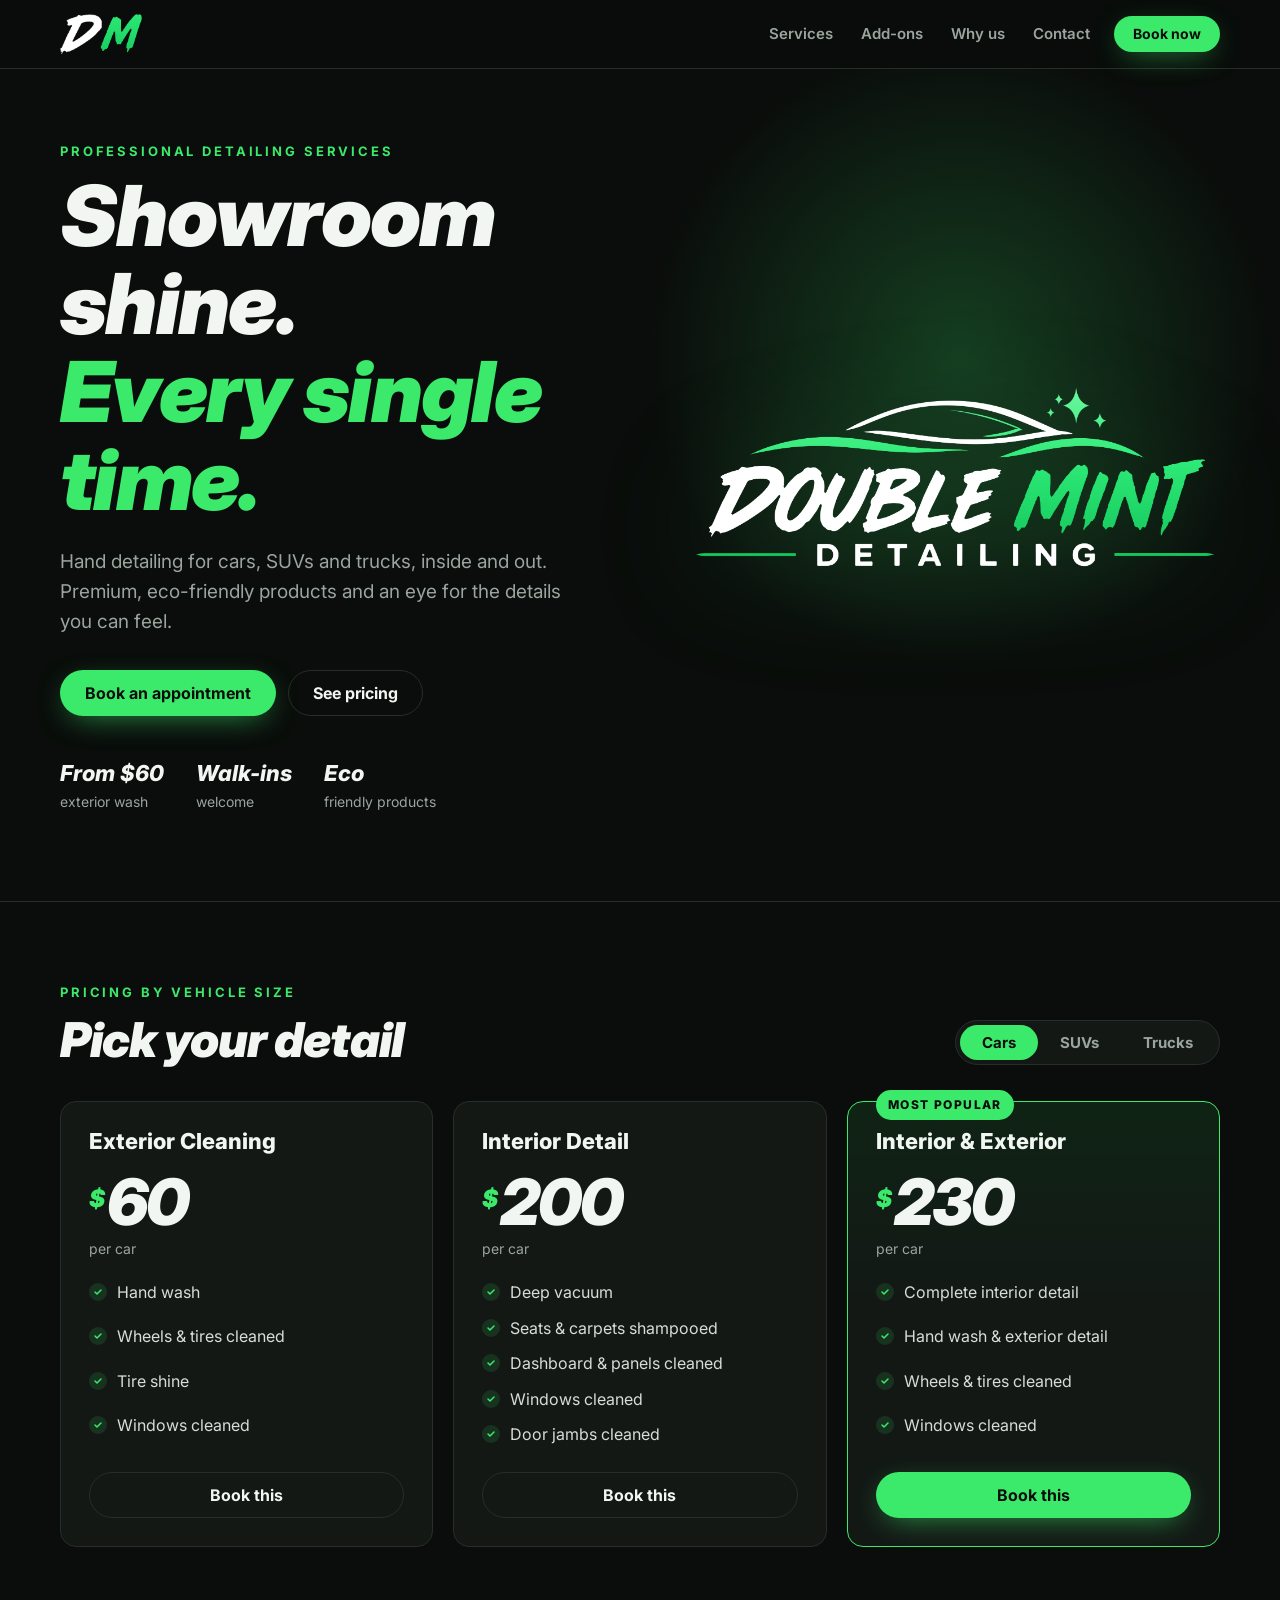
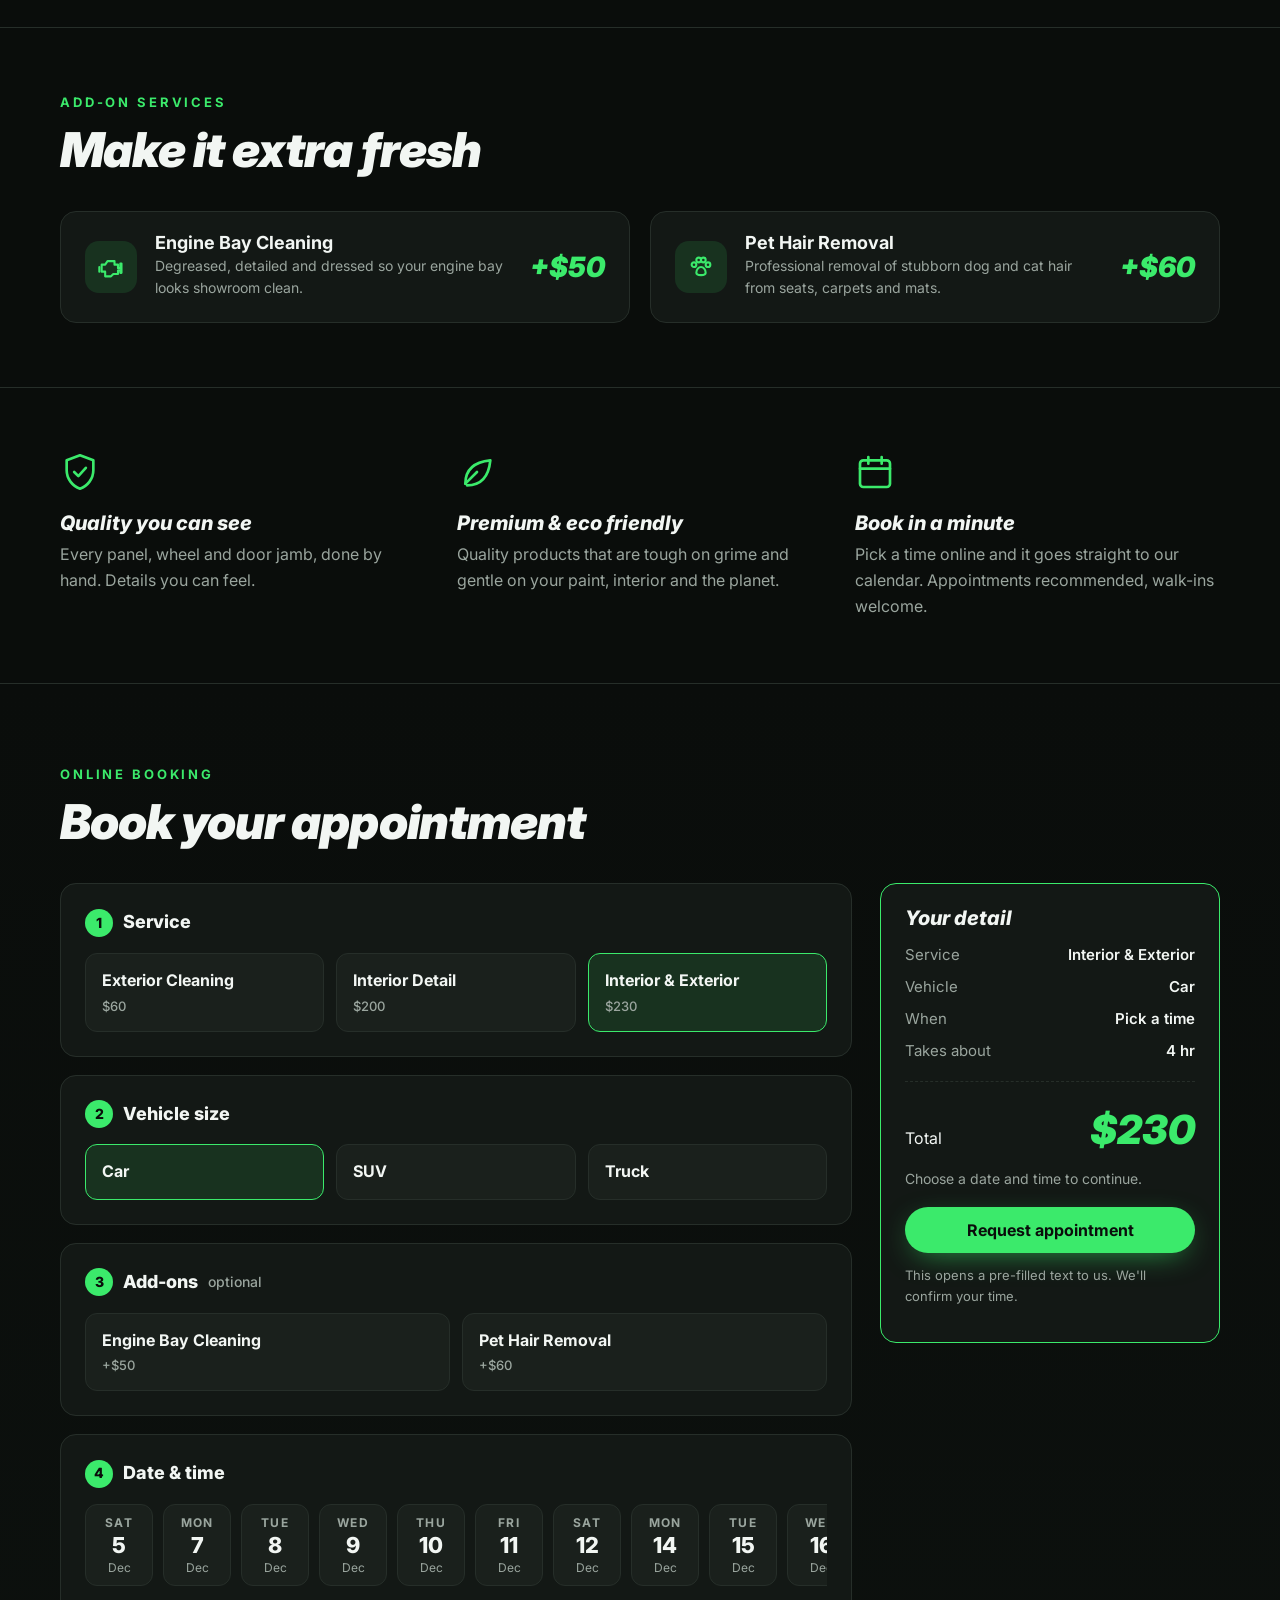
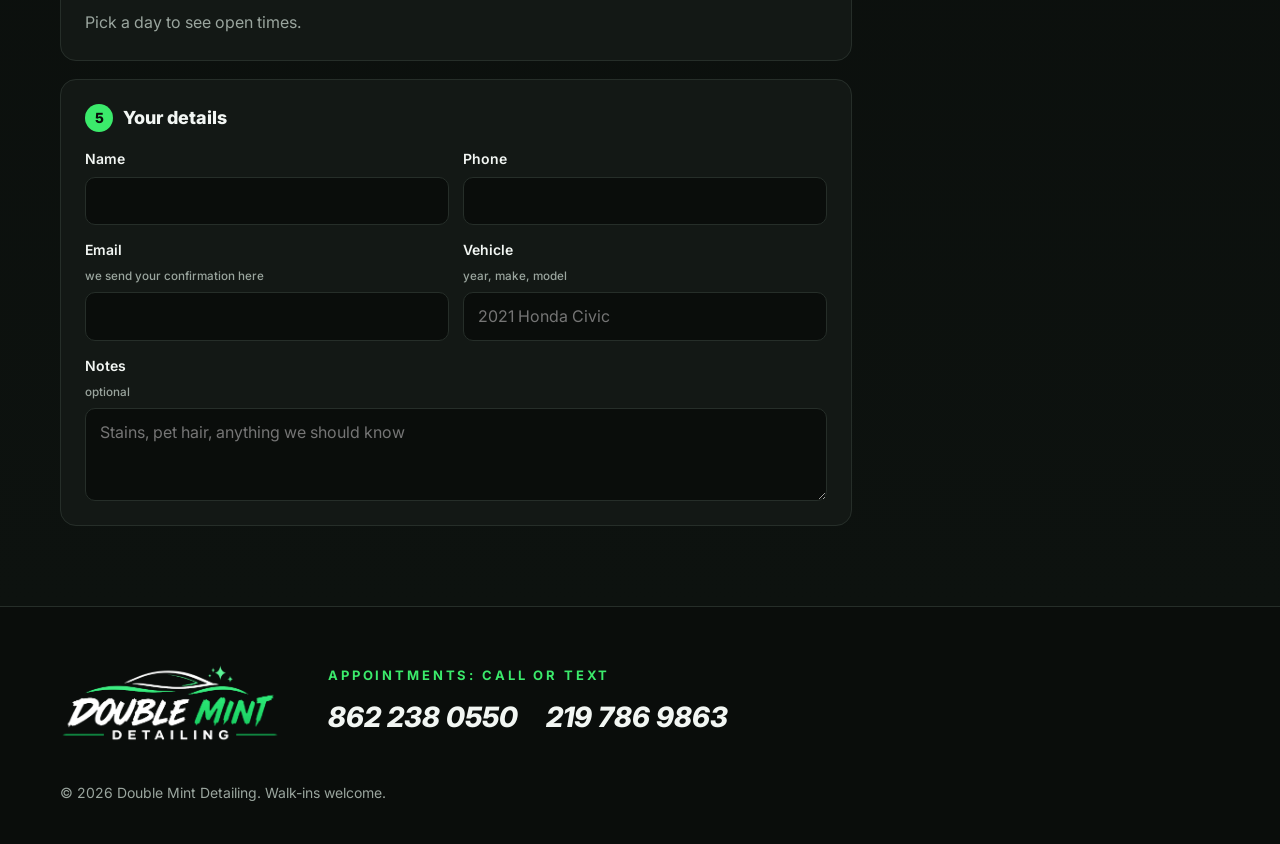
<file: index.html>
<!doctype html>
<html lang="en">
<head>
  <meta charset="utf-8">
  <meta name="viewport" content="width=device-width, initial-scale=1">
  <title>Double Mint Detailing | Professional Car Detailing</title>
  <meta name="description" content="Professional hand detailing for cars, SUVs and trucks. Exterior, interior and full details with premium, eco-friendly products. Book online.">
  <meta name="theme-color" content="#0A0D0B">
  <link rel="icon" href="assets/img/favicon.png" type="image/png">
  <link rel="apple-touch-icon" href="assets/img/apple-touch-icon.png">
  <meta property="og:title" content="Double Mint Detailing">
  <meta property="og:description" content="Showroom shine for cars, SUVs and trucks. Book online.">
  <link rel="preconnect" href="https://fonts.googleapis.com">
  <link rel="preconnect" href="https://fonts.gstatic.com" crossorigin>
  <link href="https://fonts.googleapis.com/css2?family=Inter:ital,wght@0,400;0,500;0,600;0,700;0,800;1,800;1,900&family=Permanent+Marker&display=swap" rel="stylesheet">
  <link rel="stylesheet" href="assets/css/style.css">
</head>
<body>
  <header class="topbar">
    <div class="wrap topbar-inner">
      <a href="#top" class="brand" aria-label="Double Mint Detailing home"><img src="assets/img/dm.webp" alt="Double Mint Detailing" width="82" height="40"></a>
      <nav class="nav" aria-label="Main">
        <a href="#services">Services</a>
        <a href="#addons">Add-ons</a>
        <a href="#why">Why us</a>
        <a href="#contact">Contact</a>
      </nav>
      <a href="#book" class="btn btn-mint btn-sm">Book now</a>
    </div>
  </header>

  <main id="top">
    <section class="hero">
      <div class="hero-glow" aria-hidden="true"></div>
      <div class="wrap hero-inner">
        <div class="hero-copy">
          <p class="eyebrow">Professional detailing services</p>
          <h1>Showroom shine.<br><span class="mint">Every single time.</span></h1>
          <p class="lede">Hand detailing for cars, SUVs and trucks, inside and out. Premium, eco-friendly products and an eye for the details you can feel.</p>
          <div class="hero-cta">
            <a href="#book" class="btn btn-mint">Book an appointment</a>
            <a href="#services" class="btn btn-ghost">See pricing</a>
          </div>
          <ul class="hero-facts">
            <li><strong>From $60</strong><span>exterior wash</span></li>
            <li><strong>Walk-ins</strong><span>welcome</span></li>
            <li><strong>Eco</strong><span>friendly products</span></li>
          </ul>
        </div>
        <div class="hero-art">
          <img src="assets/img/logo-dark.webp" alt="" width="560" height="201">
        </div>
      </div>
    </section>

    <section id="services" class="section">
      <div class="wrap">
        <div class="section-head">
          <p class="eyebrow">Pricing by vehicle size</p>
          <h2>Pick your detail</h2>
          <div class="size-toggle" role="radiogroup" aria-label="Vehicle size" data-size-toggle></div>
        </div>
        <div class="cards" data-services></div>
      </div>
    </section>

    <section id="addons" class="section section-tight">
      <div class="wrap">
        <div class="section-head">
          <p class="eyebrow">Add-on services</p>
          <h2>Make it extra fresh</h2>
        </div>
        <div class="addons" data-addons></div>
      </div>
    </section>

    <section id="why" class="section section-tight">
      <div class="wrap why">
        <div class="why-item">
          <svg viewBox="0 0 24 24" aria-hidden="true"><path d="M12 2 4 5v6c0 5 3.4 9.4 8 11 4.6-1.6 8-6 8-11V5l-8-3Z"/><path d="m8.5 12 2.5 2.5 4.5-5"/></svg>
          <h3>Quality you can see</h3>
          <p>Every panel, wheel and door jamb, done by hand. Details you can feel.</p>
        </div>
        <div class="why-item">
          <svg viewBox="0 0 24 24" aria-hidden="true"><path d="M5 19c0-8 5-13 15-14-1 10-6 15-14 15"/><path d="M5 19 12 12"/></svg>
          <h3>Premium &amp; eco friendly</h3>
          <p>Quality products that are tough on grime and gentle on your paint, interior and the planet.</p>
        </div>
        <div class="why-item">
          <svg viewBox="0 0 24 24" aria-hidden="true"><rect x="3" y="5" width="18" height="16" rx="2"/><path d="M3 10h18M8 3v4M16 3v4"/></svg>
          <h3>Book in a minute</h3>
          <p>Pick a time online and it goes straight to our calendar. Appointments recommended, walk-ins welcome.</p>
        </div>
      </div>
    </section>

    <section id="book" class="section book-section">
      <div class="wrap">
        <div class="section-head">
          <p class="eyebrow">Online booking</p>
          <h2>Book your appointment</h2>
        </div>

        <form class="booking" data-booking novalidate>
          <div class="booking-steps">
            <fieldset class="step">
              <legend><span class="num">1</span> Service</legend>
              <div class="choice-grid" data-pick-service></div>
            </fieldset>

            <fieldset class="step">
              <legend><span class="num">2</span> Vehicle size</legend>
              <div class="choice-row" data-pick-size></div>
            </fieldset>

            <fieldset class="step">
              <legend><span class="num">3</span> Add-ons <small>optional</small></legend>
              <div class="choice-row" data-pick-addons></div>
            </fieldset>

            <fieldset class="step">
              <legend><span class="num">4</span> Date &amp; time</legend>
              <div class="days" data-days role="radiogroup" aria-label="Date"></div>
              <div class="slots" data-slots role="radiogroup" aria-label="Time" aria-live="polite"></div>
            </fieldset>

            <fieldset class="step">
              <legend><span class="num">5</span> Your details</legend>
              <div class="fields">
                <label>Name<input name="name" autocomplete="name" required></label>
                <label>Phone<input name="phone" type="tel" autocomplete="tel" required></label>
                <label>Email <small>we send your confirmation here</small><input name="email" type="email" autocomplete="email"></label>
                <label>Vehicle <small>year, make, model</small><input name="vehicle" placeholder="2021 Honda Civic"></label>
                <label class="full">Notes <small>optional</small><textarea name="notes" rows="3" placeholder="Stains, pet hair, anything we should know"></textarea></label>
              </div>
            </fieldset>
          </div>

          <aside class="summary" aria-live="polite">
            <h3>Your detail</h3>
            <dl data-summary></dl>
            <div class="total"><span>Total</span><strong data-total>$0</strong></div>
            <p class="hint" data-hint></p>
            <button type="submit" class="btn btn-mint btn-block" data-submit>Request appointment</button>
            <p class="fine" data-mode-note></p>
            <div class="form-msg" data-msg role="status"></div>
          </aside>
        </form>
      </div>
    </section>
  </main>

  <footer id="contact" class="footer">
    <div class="wrap footer-inner">
      <img src="assets/img/logo-dark.webp" alt="Double Mint Detailing" width="220" height="79">
      <div>
        <p class="eyebrow">Appointments: call or text</p>
        <div class="phones" data-phones></div>
      </div>
      <p class="copy">&copy; <span data-year></span> Double Mint Detailing. Walk-ins welcome.</p>
    </div>
  </footer>

  <script src="assets/js/config.js"></script>
  <script src="assets/js/main.js"></script>
</body>
</html>
</file>
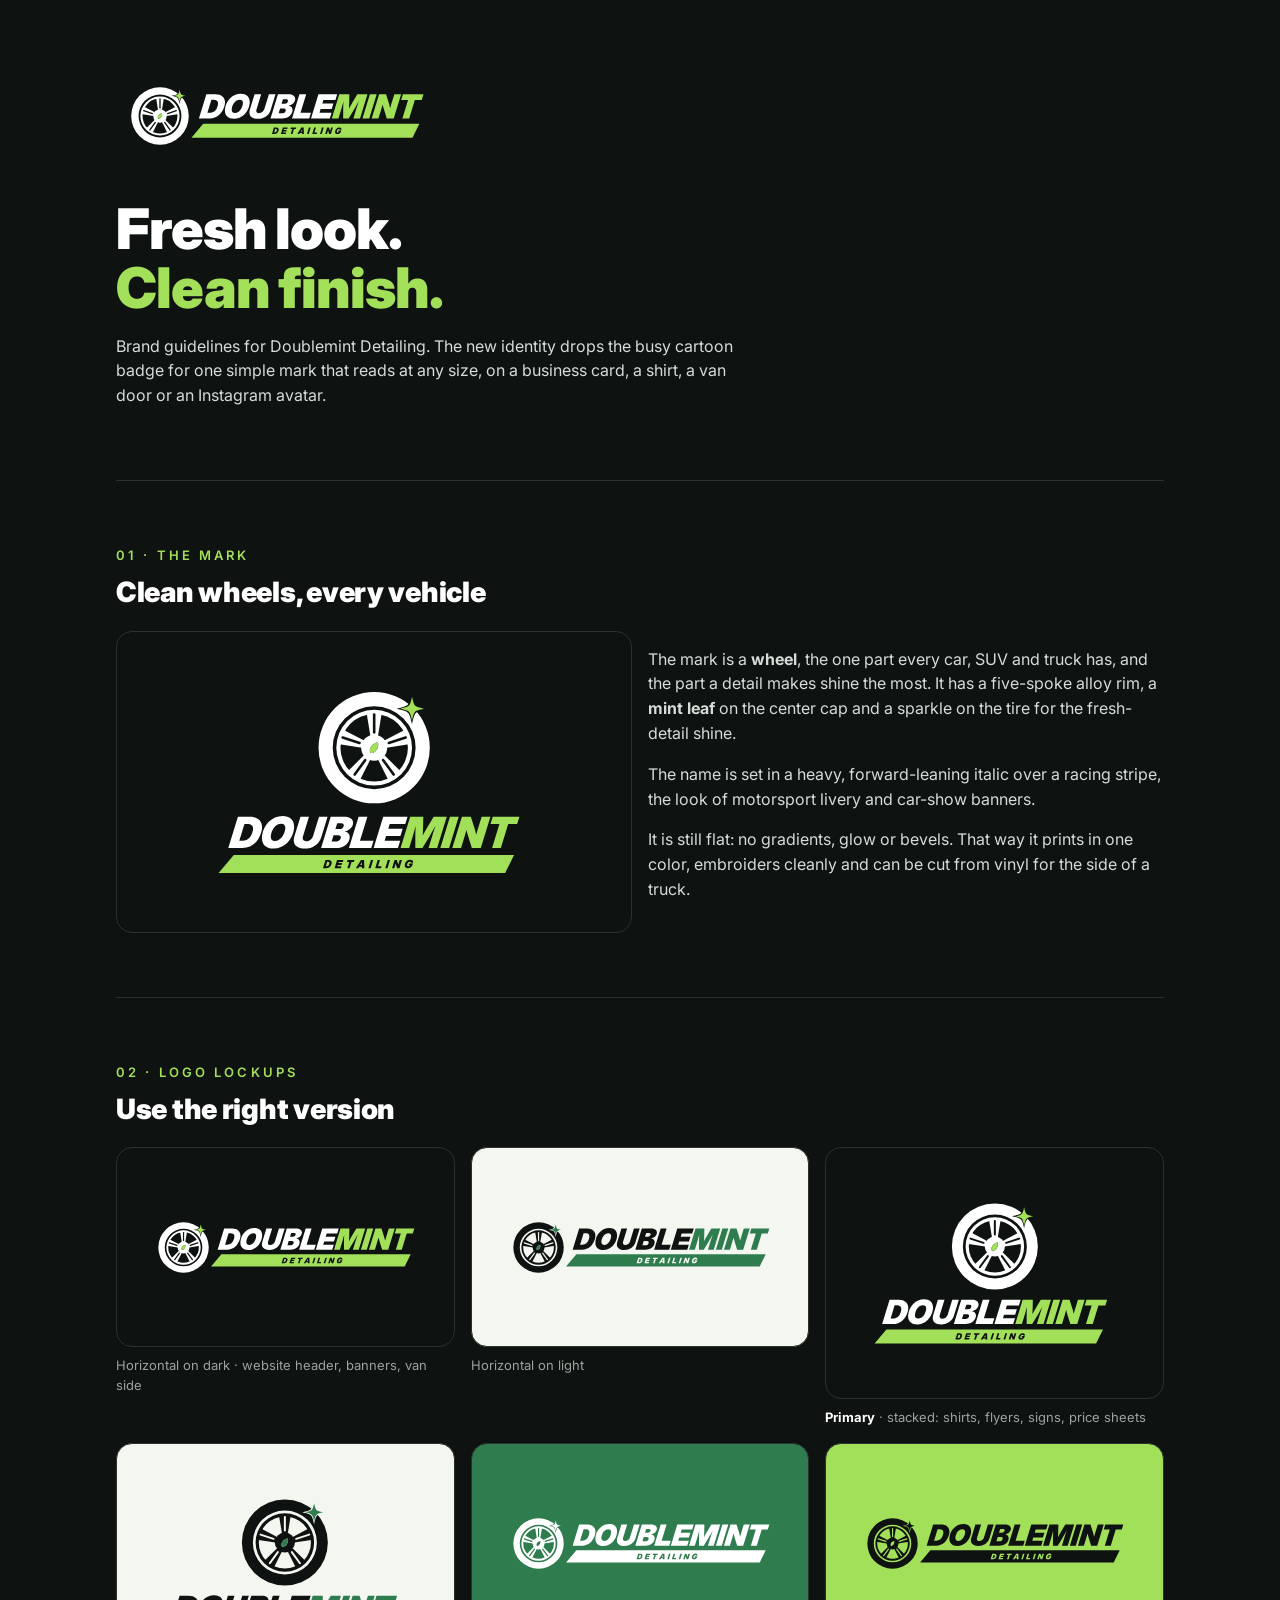
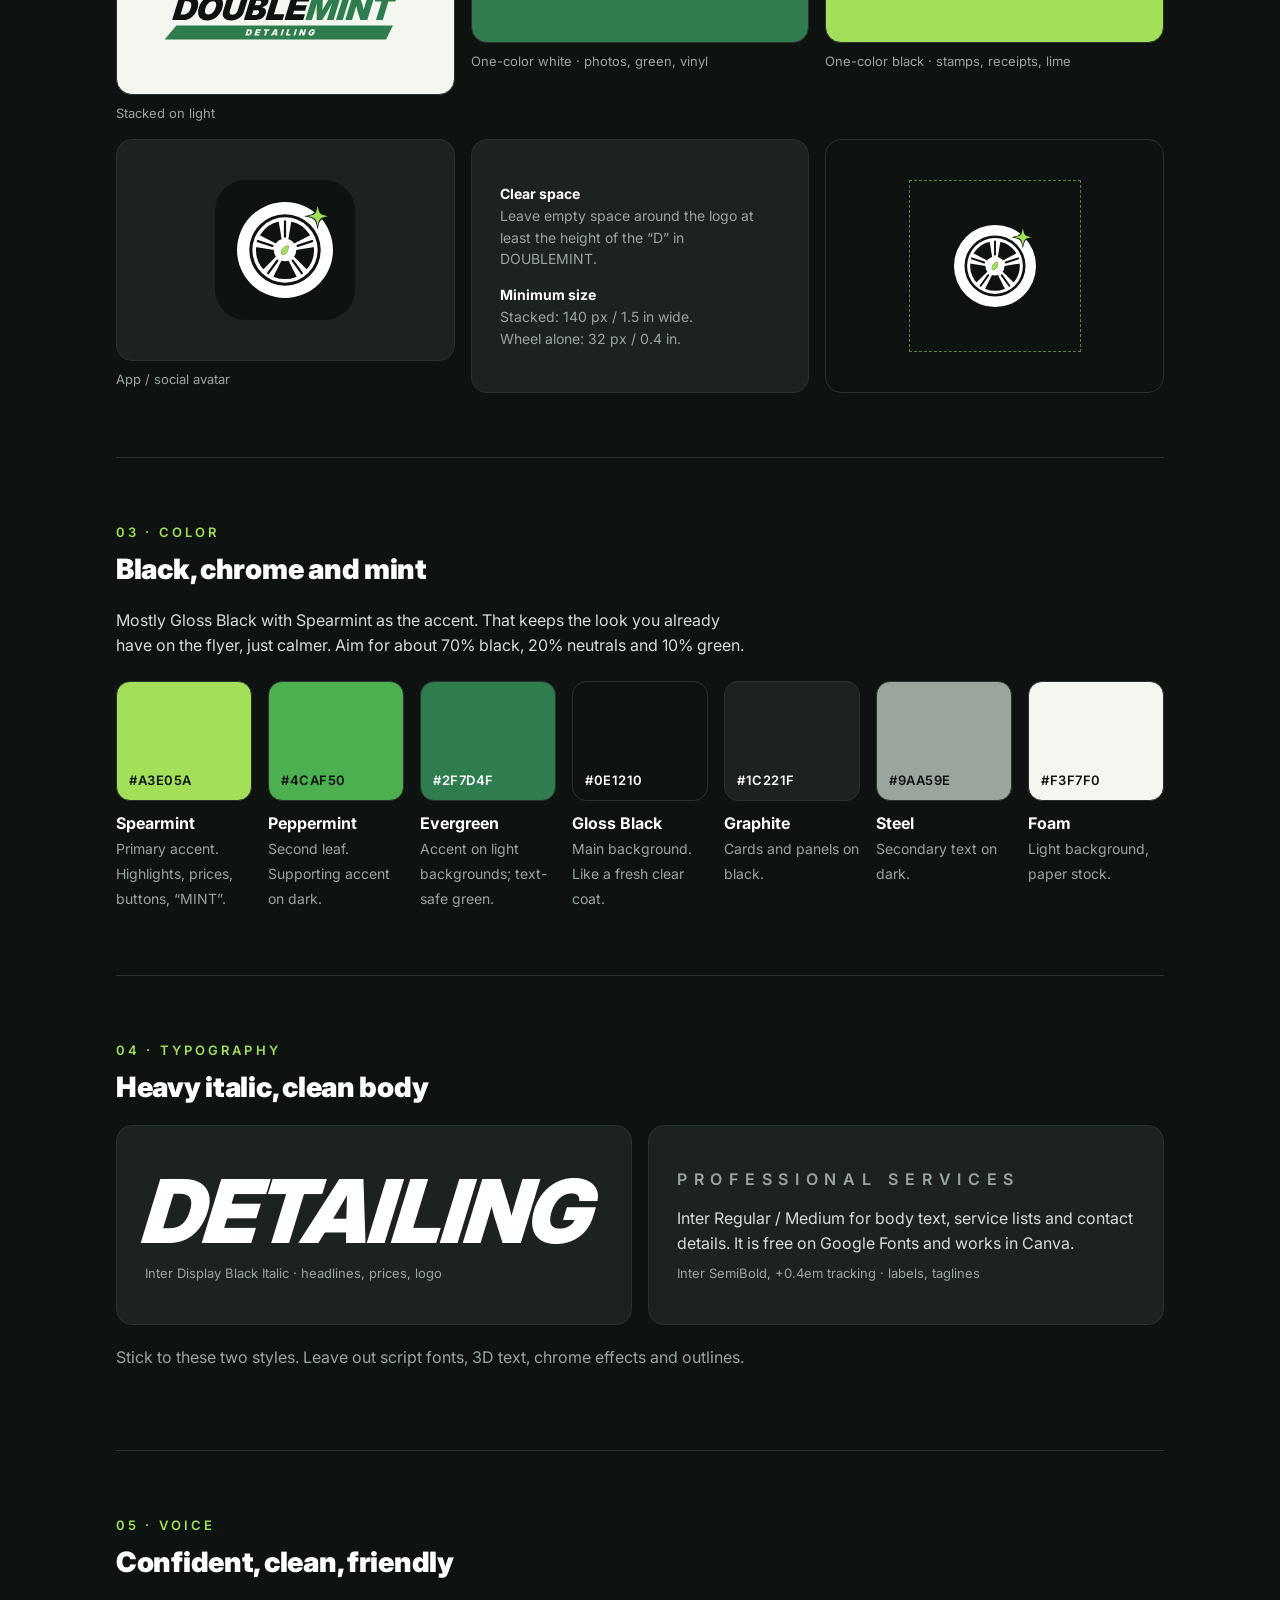
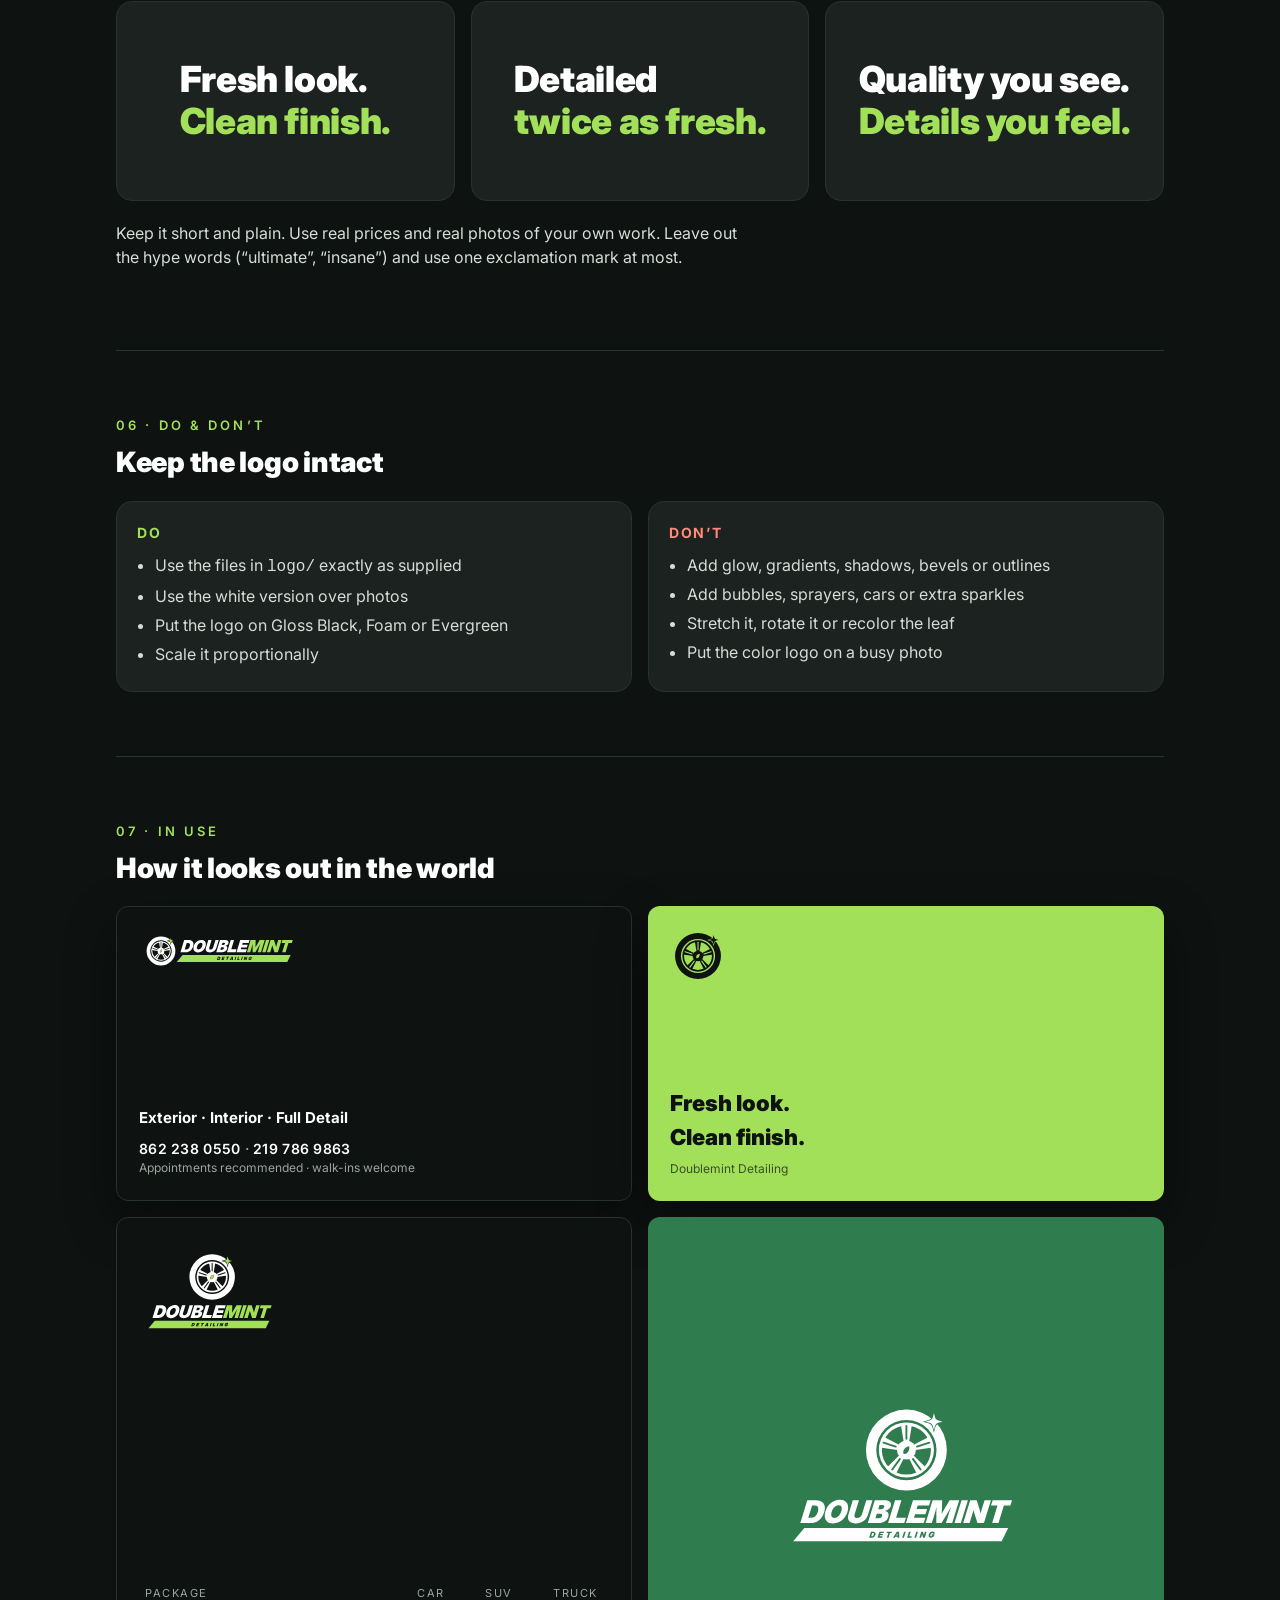
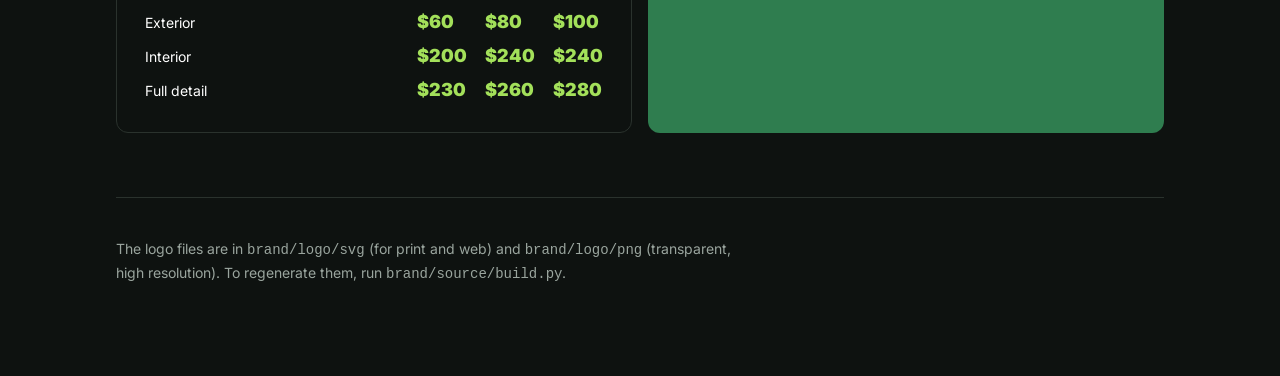
<file: brand/brand-guide.html>
<!doctype html><html lang="en"><head><meta charset="utf-8">
<meta name="viewport" content="width=device-width,initial-scale=1">
<title>Doublemint Brand Guide</title>
<link rel="preconnect" href="https://fonts.googleapis.com"><link rel="preconnect" href="https://fonts.gstatic.com" crossorigin>
<link href="https://fonts.googleapis.com/css2?family=Inter:wght@400;500;600;700;900&display=swap" rel="stylesheet">
<style>
:root{--bg:#0E1210;--panel:#1C221F;--line:#2a322d;--text:#fff;--muted:#9AA59E;--accent:#A3E05A;--foam:#F3F7F0;}
*{box-sizing:border-box}body{margin:0;background:var(--bg);color:var(--text);font:16px/1.55 Inter,system-ui,sans-serif}
main{max-width:1080px;margin:0 auto;padding:0 16px 80px}
header{padding:72px 0 56px;border-bottom:1px solid var(--line)}
h1{font-weight:900;letter-spacing:-.02em;font-size:clamp(32px,6vw,56px);line-height:1.05;margin:40px 0 12px}
h1 em{font-style:normal;color:var(--accent)}
h2{font-size:13px;letter-spacing:.24em;text-transform:uppercase;color:var(--accent);margin:0 0 6px;font-weight:600}
h3{font-size:28px;font-weight:900;letter-spacing:-.01em;margin:0 0 16px}
section{padding:64px 0;border-bottom:1px solid var(--line)}
p{color:#d5ddd8;max-width:640px}.muted{color:var(--muted)}
.grid{display:grid;gap:16px}.g2{grid-template-columns:repeat(auto-fit,minmax(300px,1fr))}
.g3{grid-template-columns:repeat(auto-fit,minmax(220px,1fr))}
.tile{border-radius:16px;padding:40px 28px;display:flex;align-items:center;justify-content:center;min-height:200px;border:1px solid var(--line)}
.dark{background:var(--bg)}.panel{background:var(--panel)}.light{background:var(--foam)}.lime{background:#A3E05A}.ever{background:#2F7D4F}
.cap{font-size:13px;color:var(--muted);margin-top:8px}
.sw .chip{height:120px;border-radius:14px;display:flex;align-items:flex-end;padding:12px;font:600 13px Inter;letter-spacing:.04em;border:1px solid var(--line)}
.sw b{display:block;margin-top:10px}.sw span{font-size:14px;color:var(--muted)}
.sw7{grid-template-columns:repeat(auto-fit,minmax(124px,1fr))}
.card>svg,.ig>svg{align-self:flex-start}.ig.ctr>svg{align-self:center}
.type-xl{font-weight:900;font-size:clamp(40px,8vw,88px);letter-spacing:-.02em;line-height:1}
.spaced{letter-spacing:.42em;text-transform:uppercase;font-weight:600;color:var(--muted)}
.do,.dont{border-radius:16px;padding:20px;border:1px solid var(--line);background:var(--panel)}
.do h4,.dont h4{margin:0 0 10px;font-size:14px;letter-spacing:.12em;text-transform:uppercase}
.do h4{color:var(--accent)}.dont h4{color:#ff8a7a}
ul{margin:0;padding-left:18px;color:#d5ddd8}li{margin:4px 0}
.card{aspect-ratio:3.5/2;border-radius:12px;padding:22px;display:flex;flex-direction:column;justify-content:space-between;box-shadow:0 20px 50px rgba(0,0,0,.4)}
.card .n{font-weight:700;font-size:15px}.card .r{font-size:12px;color:var(--muted)}
.card .ph{font-weight:600;font-size:14px;letter-spacing:.02em}
.ig{aspect-ratio:1;border-radius:12px;padding:28px;display:flex;flex-direction:column;justify-content:space-between;background:var(--bg);border:1px solid var(--line)}
.price{display:grid;grid-template-columns:1fr auto auto auto;gap:6px 18px;align-items:baseline;font-size:14px}
.price .h{color:var(--muted);font-size:11px;letter-spacing:.14em;text-transform:uppercase}
.price .v{font-weight:900;color:var(--accent);font-size:18px}
.clear{position:relative;padding:36px;outline:1px dashed #A3E05A88;outline-offset:-1px}
.spec{font-size:14px;color:var(--muted)}
.bigtag{font-weight:900;font-size:clamp(24px,4vw,36px);line-height:1.15;letter-spacing:-.01em}
.bigtag span{color:var(--accent)}
</style></head><body><main>

<header>
<svg style="height:88px;width:auto;max-width:100%;display:block" xmlns="http://www.w3.org/2000/svg" viewBox="0 0 615.4 169.0"><title>Doublemint Detailing</title><g transform="translate(28 28.0) scale(1.17678515625) translate(-2 -2)"><mask id="m-h-dark-1" maskUnits="userSpaceOnUse" x="-10" y="-10" width="120" height="120"><rect x="-10" y="-10" width="120" height="120" fill="#fff"/><path d="M82,3.8000000000000007 C84.376,14.624 84.376,14.624 95.2,17 C84.376,19.376 84.376,19.376 82,30.2 C79.624,19.376 79.624,19.376 68.8,17 C79.624,14.624 79.624,14.624 82,3.8000000000000007Z" fill="#000"/></mask><mask id="m-h-darkr-1" maskUnits="userSpaceOnUse" x="-10" y="-10" width="120" height="120"><rect x="-10" y="-10" width="120" height="120" fill="#fff"/><path transform="rotate(0 50 50)" d="M50,37 L50,22" stroke="#000" stroke-width="2.2" stroke-linecap="round"/><path transform="rotate(72 50 50)" d="M50,37 L50,22" stroke="#000" stroke-width="2.2" stroke-linecap="round"/><path transform="rotate(144 50 50)" d="M50,37 L50,22" stroke="#000" stroke-width="2.2" stroke-linecap="round"/><path transform="rotate(216 50 50)" d="M50,37 L50,22" stroke="#000" stroke-width="2.2" stroke-linecap="round"/><path transform="rotate(288 50 50)" d="M50,37 L50,22" stroke="#000" stroke-width="2.2" stroke-linecap="round"/><g fill="#000"><path transform="translate(50 50) rotate(35)" d="M0,5.5 C4.34,3.08 2.80,-3.30 0,-5.5 C-2.80,-3.30 -4.34,3.08 0,5.5Z"/></g></mask><g mask="url(#m-h-dark-1)"><path d="M3.00,50 a47,47 0 1,0 94,0 a47,47 0 1,0 -94,0ZM15.00,50 a35,35 0 1,0 70,0 a35,35 0 1,0 -70,0Z" fill-rule="evenodd" fill="#FFFFFF"/></g><g mask="url(#m-h-darkr-1)" fill="#FFFFFF"><path d="M18.00,50 a32,32 0 1,0 64,0 a32,32 0 1,0 -64,0ZM21.50,50 a28.5,28.5 0 1,0 57.0,0 a28.5,28.5 0 1,0 -57.0,0Z" fill-rule="evenodd"/><path transform="rotate(0 50 50)" d="M46.8,40 L43.5,20 L56.5,20 L53.2,40Z"/><path transform="rotate(72 50 50)" d="M46.8,40 L43.5,20 L56.5,20 L53.2,40Z"/><path transform="rotate(144 50 50)" d="M46.8,40 L43.5,20 L56.5,20 L53.2,40Z"/><path transform="rotate(216 50 50)" d="M46.8,40 L43.5,20 L56.5,20 L53.2,40Z"/><path transform="rotate(288 50 50)" d="M46.8,40 L43.5,20 L56.5,20 L53.2,40Z"/><circle cx="50" cy="50" r="11"/></g><g fill="#A3E05A"><path transform="translate(50 50) rotate(35)" d="M0,5.5 C4.34,3.08 2.80,-3.30 0,-5.5 C-2.80,-3.30 -4.34,3.08 0,5.5Z"/></g><path d="M82,7 C83.8,15.2 83.8,15.2 92,17 C83.8,18.8 83.8,18.8 82,27 C80.2,18.8 80.2,18.8 72,17 C80.2,15.2 80.2,15.2 82,7Z" fill="#A3E05A"/></g><g transform="translate(160.17137499999998 42.644437499999995) skewX(-8) translate(5.857775000000001 0)">
<mask id="w-h-dark-1" maskUnits="userSpaceOnUse" x="-64" y="-64" width="548.8075" height="211.6825">
<rect x="-64" y="-64" width="548.8075" height="211.6825" fill="#fff"/><path d="M149.57642575 76.3049375C153.31153825 76.3049375 155.45170075 73.9287875 156.06201325 70.2506375C156.67232575 66.56434999999999 154.43451325 64.18006249999999 150.69126325 64.18006249999999H146.19936325L144.18940075 76.3049375ZM148.03843825 73.50563749999999 149.12072575 66.9793625H150.21115075C152.25366325 66.9793625 153.01045075 68.0291 152.64426325 70.2506375C152.27807575 72.4559 151.20392575 73.50563749999999 149.22651325 73.50563749999999ZM161.37059275000001 76.3049375H170.76126775L171.23324275000002 73.44053749999999H165.22776775L165.52885525000002 71.6340125H171.07049275L171.52619275 68.8672625H165.98455525L166.28564275000002 67.0444625H172.29111775L172.76309275 64.18006249999999H163.38055525000001ZM178.39717225 67.0444625H181.84747225L180.31762225 76.3049375H183.70282225L185.23267225 67.0444625H188.68297225L189.16308475 64.18006249999999H178.87728475ZM192.81975175 76.3049375H196.62810175L197.55577675 74.31125H201.60825175L201.85237675 76.3049375H205.55493925L203.45546425 64.18006249999999H198.89846425ZM198.76826425000002 71.70724999999999 198.81708925 71.6014625C199.50063925 70.1367125 200.14350175 68.7207875 200.77822675 67.2479C200.92470175 68.7207875 201.09558925 70.1367125 201.27461425 71.6014625L201.29088925 71.70724999999999ZM216.93409375 64.18006249999999H213.54889375L211.53893125 76.3049375H214.92413125ZM221.56726075 76.3049375H230.17673575L230.64871075 73.44053749999999H225.42443575L226.96242325 64.18006249999999H223.57722325ZM241.88139024999998 64.18006249999999H238.49619024999998L236.48622774999998 76.3049375H239.87142774999998ZM246.51455725 76.3049375H249.89975725L250.63213224999998 71.8781375C250.71350725 71.3898875 250.86811975 70.4378 251.01459475 69.347375C251.41333225 70.39711249999999 251.79579475 71.33292499999999 252.04805725 71.8781375L254.06615725 76.3049375H257.51645725L259.52641975 64.18006249999999H256.14121975L255.40070724999998 68.6231375C255.31119475 69.20089999999999 255.15658224999999 70.193675 255.01824474999998 71.17831249999999C254.69274475 70.29946249999999 254.34283225 69.3962 254.13939474999998 68.9405L251.97481975 64.18006249999999H248.52451975ZM269.92907425 76.5002375C273.20848674999996 76.5002375 275.69856174999995 74.5472375 276.21122424999993 71.3898875L276.51231175 69.5345375H271.01136174999994L270.61262424999995 71.951375H272.80161174999995C272.55748674999995 72.87904999999999 271.61353675 73.57073749999999 270.20574924999994 73.57073749999999C268.82237424999994 73.57073749999999 268.13882424999997 72.83836249999999 268.13882424999997 71.4143C268.13882424999997 69.379925 269.14787425 66.91426249999999 271.58912424999994 66.91426249999999C272.67141174999995 66.91426249999999 273.15152424999997 67.459475 273.16779925 68.3627375H276.61809924999994C276.84594924999993 65.6285375 274.50234924999995 63.984762499999995 271.60539924999995 63.984762499999995C267.47968675 63.984762499999995 264.75362425 67.35368749999999 264.75362425 71.44685C264.75362425 74.57164999999999 266.69848675 76.5002375 269.92907425 76.5002375Z" fill="#000"/></mask>
<path d="M20.46875 46.5625C34.8125 46.5625 43.03125 37.4375 45.375 23.3125C47.71875 9.15625 39.125 0.0 24.75 0.0H7.5L-0.21875 46.5625ZM14.5625 35.8125 18.71875 10.75H22.90625C30.75 10.75 33.65625 14.78125 32.25 23.3125C30.84375 31.78125 26.71875 35.8125 19.125 35.8125ZM66.8675 47.3125C82.68 47.3125 93.14875 34.40625 93.14875 18.65625C93.14875 6.125 84.96125 -0.75 73.555 -0.75C57.46125 -0.75 47.2425 12.5 47.2425 27.90625C47.2425 40.375 55.39875 47.3125 66.8675 47.3125ZM67.46125 36.0625C62.68 36.0625 60.2425 33.125 60.2425 27.78125C60.2425 19.90625 64.39875 10.5 72.96125 10.5C77.7425 10.5 80.18 13.4375 80.18 18.75C80.18 26.5 76.18 36.0625 67.46125 36.0625ZM113.01625 47.3125C124.86 47.3125 133.485 40.90625 135.235 30.40625L140.26625 0.0H127.64125L122.9225 28.53125C122.20375 32.875 118.235 36.375 113.5475 36.375C109.5475 36.375 107.20375 33.65625 107.9225 29.34375L112.76625 0.0H100.14125L95.235 29.59375C93.485 40.125 100.51625 47.3125 113.01625 47.3125ZM137.25875 46.5625H159.50875C169.6025 46.5625 176.1025 41.40625 177.29 34.1875C178.44625 27.21875 174.38375 22.5625 168.415 22.09375V22.0625C173.9775 21.03125 178.50875 17.4375 179.32125 12.4375C180.50875 5.25 175.44625 0.0 164.82125 0.0H144.94625ZM151.4775 36.8125 153.00875 27.625H159.88375C163.04 27.625 164.75875 29.4375 164.32125 32.21875C163.8525 35.0 161.50875 36.8125 158.3525 36.8125ZM154.54 18.4375 155.9775 9.75H162.07125C164.94625 9.75 166.50875 11.46875 166.07125 14.09375C165.63375 16.71875 163.50875 18.4375 160.63375 18.4375ZM178.5325 46.5625H211.595L213.4075 35.5625H193.345L199.25125 0.0H186.25125ZM215.025 46.5625H251.0875L252.9 35.5625H229.8375L230.99375 28.625H252.275L254.025 18.0H232.74375L233.9 11.0H256.9625L258.775 0.0H222.74375Z" fill="#FFFFFF"/><path d="M254.98625 46.5625H267.73625000000004L270.70500000000004 28.5625C271.20500000000004 25.5625 271.95500000000004 19.625 272.73625000000004 13.84375C273.29875000000004 19.5625 273.89250000000004 25.40625 274.33000000000004 28.5625L276.86125000000004 46.5625H287.36125000000004L295.73625000000004 28.5625C297.26750000000004 25.28125 299.89250000000004 19.125 302.33000000000004 13.28125C301.20500000000004 19.1875 299.92375000000004 25.4375 299.39250000000004 28.5625L296.42375000000004 46.5625H309.17375000000004L316.89250000000004 0.0H297.42375000000004L290.86125000000004 14.5625C289.45500000000004 17.71875 287.17375000000004 23.125 285.20500000000004 27.90625C284.79875000000004 23.125 284.29875000000004 17.71875 283.89250000000004 14.5625L282.11125000000004 0.0H262.70500000000004ZM334.60375 0.0H321.60375L313.885 46.5625H326.885ZM331.59625 46.5625H344.59625L347.40875 29.5625C347.72125 27.6875 348.315 24.03125 348.8775 19.84375C350.40875 23.875 351.8775 27.46875 352.84625 29.5625L360.59625 46.5625H373.84625L381.565 0.0H368.565L365.72125 17.0625C365.3775 19.28125 364.78375 23.09375 364.2525 26.875C363.0025 23.5 361.65875 20.03125 360.8775 18.28125L352.565 0.0H339.315ZM383.1825 11.0H396.4325L390.5575 46.5625H403.5575L409.4325 11.0H422.6825L424.52625 0.0H385.02625Z" fill="#A3E05A"/>
<path d="M9.408,56.8025 L424.5707,56.8025 L415.16270000000003,83.6825 L-9.408,83.6825Z" fill="#A3E05A" mask="url(#w-h-dark-1)"/>
</g></svg>
<h1>Fresh look.<br><em>Clean finish.</em></h1>
<p>Brand guidelines for Doublemint Detailing. The new identity drops the busy cartoon badge for one simple mark that reads at any size, on a business card, a shirt, a van door or an Instagram avatar.</p>
</header>

<section>
<h2>01 · The mark</h2><h3>Clean wheels, every vehicle</h3>
<div class="grid g2">
<div class="tile dark"><svg style="height:220px;width:auto;max-width:100%;display:block" xmlns="http://www.w3.org/2000/svg" viewBox="0 0 486.4 325.9"><title>Doublemint Detailing</title><g transform="translate(159.04225000000002 28) scale(1.7533645833333333) translate(-2 -2)"><mask id="m-s-dark-2" maskUnits="userSpaceOnUse" x="-10" y="-10" width="120" height="120"><rect x="-10" y="-10" width="120" height="120" fill="#fff"/><path d="M82,3.8000000000000007 C84.376,14.624 84.376,14.624 95.2,17 C84.376,19.376 84.376,19.376 82,30.2 C79.624,19.376 79.624,19.376 68.8,17 C79.624,14.624 79.624,14.624 82,3.8000000000000007Z" fill="#000"/></mask><mask id="m-s-darkr-2" maskUnits="userSpaceOnUse" x="-10" y="-10" width="120" height="120"><rect x="-10" y="-10" width="120" height="120" fill="#fff"/><path transform="rotate(0 50 50)" d="M50,37 L50,22" stroke="#000" stroke-width="2.2" stroke-linecap="round"/><path transform="rotate(72 50 50)" d="M50,37 L50,22" stroke="#000" stroke-width="2.2" stroke-linecap="round"/><path transform="rotate(144 50 50)" d="M50,37 L50,22" stroke="#000" stroke-width="2.2" stroke-linecap="round"/><path transform="rotate(216 50 50)" d="M50,37 L50,22" stroke="#000" stroke-width="2.2" stroke-linecap="round"/><path transform="rotate(288 50 50)" d="M50,37 L50,22" stroke="#000" stroke-width="2.2" stroke-linecap="round"/><g fill="#000"><path transform="translate(50 50) rotate(35)" d="M0,5.5 C4.34,3.08 2.80,-3.30 0,-5.5 C-2.80,-3.30 -4.34,3.08 0,5.5Z"/></g></mask><g mask="url(#m-s-dark-2)"><path d="M3.00,50 a47,47 0 1,0 94,0 a47,47 0 1,0 -94,0ZM15.00,50 a35,35 0 1,0 70,0 a35,35 0 1,0 -70,0Z" fill-rule="evenodd" fill="#FFFFFF"/></g><g mask="url(#m-s-darkr-2)" fill="#FFFFFF"><path d="M18.00,50 a32,32 0 1,0 64,0 a32,32 0 1,0 -64,0ZM21.50,50 a28.5,28.5 0 1,0 57.0,0 a28.5,28.5 0 1,0 -57.0,0Z" fill-rule="evenodd"/><path transform="rotate(0 50 50)" d="M46.8,40 L43.5,20 L56.5,20 L53.2,40Z"/><path transform="rotate(72 50 50)" d="M46.8,40 L43.5,20 L56.5,20 L53.2,40Z"/><path transform="rotate(144 50 50)" d="M46.8,40 L43.5,20 L56.5,20 L53.2,40Z"/><path transform="rotate(216 50 50)" d="M46.8,40 L43.5,20 L56.5,20 L53.2,40Z"/><path transform="rotate(288 50 50)" d="M46.8,40 L43.5,20 L56.5,20 L53.2,40Z"/><circle cx="50" cy="50" r="11"/></g><g fill="#A3E05A"><path transform="translate(50 50) rotate(35)" d="M0,5.5 C4.34,3.08 2.80,-3.30 0,-5.5 C-2.80,-3.30 -4.34,3.08 0,5.5Z"/></g><path d="M82,7 C83.8,15.2 83.8,15.2 92,17 C83.8,18.8 83.8,18.8 82,27 C80.2,18.8 80.2,18.8 72,17 C80.2,15.2 80.2,15.2 82,7Z" fill="#A3E05A"/></g><g transform="translate(28 214.243) skewX(-8) translate(5.857775000000001 0)">
<mask id="w-s-dark-2" maskUnits="userSpaceOnUse" x="-64" y="-64" width="548.8075" height="211.6825">
<rect x="-64" y="-64" width="548.8075" height="211.6825" fill="#fff"/><path d="M149.57642575 76.3049375C153.31153825 76.3049375 155.45170075 73.9287875 156.06201325 70.2506375C156.67232575 66.56434999999999 154.43451325 64.18006249999999 150.69126325 64.18006249999999H146.19936325L144.18940075 76.3049375ZM148.03843825 73.50563749999999 149.12072575 66.9793625H150.21115075C152.25366325 66.9793625 153.01045075 68.0291 152.64426325 70.2506375C152.27807575 72.4559 151.20392575 73.50563749999999 149.22651325 73.50563749999999ZM161.37059275000001 76.3049375H170.76126775L171.23324275000002 73.44053749999999H165.22776775L165.52885525000002 71.6340125H171.07049275L171.52619275 68.8672625H165.98455525L166.28564275000002 67.0444625H172.29111775L172.76309275 64.18006249999999H163.38055525000001ZM178.39717225 67.0444625H181.84747225L180.31762225 76.3049375H183.70282225L185.23267225 67.0444625H188.68297225L189.16308475 64.18006249999999H178.87728475ZM192.81975175 76.3049375H196.62810175L197.55577675 74.31125H201.60825175L201.85237675 76.3049375H205.55493925L203.45546425 64.18006249999999H198.89846425ZM198.76826425000002 71.70724999999999 198.81708925 71.6014625C199.50063925 70.1367125 200.14350175 68.7207875 200.77822675 67.2479C200.92470175 68.7207875 201.09558925 70.1367125 201.27461425 71.6014625L201.29088925 71.70724999999999ZM216.93409375 64.18006249999999H213.54889375L211.53893125 76.3049375H214.92413125ZM221.56726075 76.3049375H230.17673575L230.64871075 73.44053749999999H225.42443575L226.96242325 64.18006249999999H223.57722325ZM241.88139024999998 64.18006249999999H238.49619024999998L236.48622774999998 76.3049375H239.87142774999998ZM246.51455725 76.3049375H249.89975725L250.63213224999998 71.8781375C250.71350725 71.3898875 250.86811975 70.4378 251.01459475 69.347375C251.41333225 70.39711249999999 251.79579475 71.33292499999999 252.04805725 71.8781375L254.06615725 76.3049375H257.51645725L259.52641975 64.18006249999999H256.14121975L255.40070724999998 68.6231375C255.31119475 69.20089999999999 255.15658224999999 70.193675 255.01824474999998 71.17831249999999C254.69274475 70.29946249999999 254.34283225 69.3962 254.13939474999998 68.9405L251.97481975 64.18006249999999H248.52451975ZM269.92907425 76.5002375C273.20848674999996 76.5002375 275.69856174999995 74.5472375 276.21122424999993 71.3898875L276.51231175 69.5345375H271.01136174999994L270.61262424999995 71.951375H272.80161174999995C272.55748674999995 72.87904999999999 271.61353675 73.57073749999999 270.20574924999994 73.57073749999999C268.82237424999994 73.57073749999999 268.13882424999997 72.83836249999999 268.13882424999997 71.4143C268.13882424999997 69.379925 269.14787425 66.91426249999999 271.58912424999994 66.91426249999999C272.67141174999995 66.91426249999999 273.15152424999997 67.459475 273.16779925 68.3627375H276.61809924999994C276.84594924999993 65.6285375 274.50234924999995 63.984762499999995 271.60539924999995 63.984762499999995C267.47968675 63.984762499999995 264.75362425 67.35368749999999 264.75362425 71.44685C264.75362425 74.57164999999999 266.69848675 76.5002375 269.92907425 76.5002375Z" fill="#000"/></mask>
<path d="M20.46875 46.5625C34.8125 46.5625 43.03125 37.4375 45.375 23.3125C47.71875 9.15625 39.125 0.0 24.75 0.0H7.5L-0.21875 46.5625ZM14.5625 35.8125 18.71875 10.75H22.90625C30.75 10.75 33.65625 14.78125 32.25 23.3125C30.84375 31.78125 26.71875 35.8125 19.125 35.8125ZM66.8675 47.3125C82.68 47.3125 93.14875 34.40625 93.14875 18.65625C93.14875 6.125 84.96125 -0.75 73.555 -0.75C57.46125 -0.75 47.2425 12.5 47.2425 27.90625C47.2425 40.375 55.39875 47.3125 66.8675 47.3125ZM67.46125 36.0625C62.68 36.0625 60.2425 33.125 60.2425 27.78125C60.2425 19.90625 64.39875 10.5 72.96125 10.5C77.7425 10.5 80.18 13.4375 80.18 18.75C80.18 26.5 76.18 36.0625 67.46125 36.0625ZM113.01625 47.3125C124.86 47.3125 133.485 40.90625 135.235 30.40625L140.26625 0.0H127.64125L122.9225 28.53125C122.20375 32.875 118.235 36.375 113.5475 36.375C109.5475 36.375 107.20375 33.65625 107.9225 29.34375L112.76625 0.0H100.14125L95.235 29.59375C93.485 40.125 100.51625 47.3125 113.01625 47.3125ZM137.25875 46.5625H159.50875C169.6025 46.5625 176.1025 41.40625 177.29 34.1875C178.44625 27.21875 174.38375 22.5625 168.415 22.09375V22.0625C173.9775 21.03125 178.50875 17.4375 179.32125 12.4375C180.50875 5.25 175.44625 0.0 164.82125 0.0H144.94625ZM151.4775 36.8125 153.00875 27.625H159.88375C163.04 27.625 164.75875 29.4375 164.32125 32.21875C163.8525 35.0 161.50875 36.8125 158.3525 36.8125ZM154.54 18.4375 155.9775 9.75H162.07125C164.94625 9.75 166.50875 11.46875 166.07125 14.09375C165.63375 16.71875 163.50875 18.4375 160.63375 18.4375ZM178.5325 46.5625H211.595L213.4075 35.5625H193.345L199.25125 0.0H186.25125ZM215.025 46.5625H251.0875L252.9 35.5625H229.8375L230.99375 28.625H252.275L254.025 18.0H232.74375L233.9 11.0H256.9625L258.775 0.0H222.74375Z" fill="#FFFFFF"/><path d="M254.98625 46.5625H267.73625000000004L270.70500000000004 28.5625C271.20500000000004 25.5625 271.95500000000004 19.625 272.73625000000004 13.84375C273.29875000000004 19.5625 273.89250000000004 25.40625 274.33000000000004 28.5625L276.86125000000004 46.5625H287.36125000000004L295.73625000000004 28.5625C297.26750000000004 25.28125 299.89250000000004 19.125 302.33000000000004 13.28125C301.20500000000004 19.1875 299.92375000000004 25.4375 299.39250000000004 28.5625L296.42375000000004 46.5625H309.17375000000004L316.89250000000004 0.0H297.42375000000004L290.86125000000004 14.5625C289.45500000000004 17.71875 287.17375000000004 23.125 285.20500000000004 27.90625C284.79875000000004 23.125 284.29875000000004 17.71875 283.89250000000004 14.5625L282.11125000000004 0.0H262.70500000000004ZM334.60375 0.0H321.60375L313.885 46.5625H326.885ZM331.59625 46.5625H344.59625L347.40875 29.5625C347.72125 27.6875 348.315 24.03125 348.8775 19.84375C350.40875 23.875 351.8775 27.46875 352.84625 29.5625L360.59625 46.5625H373.84625L381.565 0.0H368.565L365.72125 17.0625C365.3775 19.28125 364.78375 23.09375 364.2525 26.875C363.0025 23.5 361.65875 20.03125 360.8775 18.28125L352.565 0.0H339.315ZM383.1825 11.0H396.4325L390.5575 46.5625H403.5575L409.4325 11.0H422.6825L424.52625 0.0H385.02625Z" fill="#A3E05A"/>
<path d="M9.408,56.8025 L424.5707,56.8025 L415.16270000000003,83.6825 L-9.408,83.6825Z" fill="#A3E05A" mask="url(#w-s-dark-2)"/>
</g></svg></div>
<div><p>The mark is a <b>wheel</b>, the one part every car, SUV and truck has, and the part a detail makes shine the most. It has a five-spoke alloy rim, a <b>mint leaf</b> on the center cap and a sparkle on the tire for the fresh-detail shine.</p>
<p>The name is set in a heavy, forward-leaning italic over a racing stripe, the look of motorsport livery and car-show banners.</p>
<p>It is still flat: no gradients, glow or bevels. That way it prints in one color, embroiders cleanly and can be cut from vinyl for the side of a truck.</p></div>
</div>
</section>

<section>
<h2>02 · Logo lockups</h2><h3>Use the right version</h3>
<div class="grid g2">
<div><div class="tile dark"><svg style="width:100%;height:auto;max-width:100%;display:block" xmlns="http://www.w3.org/2000/svg" viewBox="0 0 615.4 169.0"><title>Doublemint Detailing</title><g transform="translate(28 28.0) scale(1.17678515625) translate(-2 -2)"><mask id="m-h-dark-3" maskUnits="userSpaceOnUse" x="-10" y="-10" width="120" height="120"><rect x="-10" y="-10" width="120" height="120" fill="#fff"/><path d="M82,3.8000000000000007 C84.376,14.624 84.376,14.624 95.2,17 C84.376,19.376 84.376,19.376 82,30.2 C79.624,19.376 79.624,19.376 68.8,17 C79.624,14.624 79.624,14.624 82,3.8000000000000007Z" fill="#000"/></mask><mask id="m-h-darkr-3" maskUnits="userSpaceOnUse" x="-10" y="-10" width="120" height="120"><rect x="-10" y="-10" width="120" height="120" fill="#fff"/><path transform="rotate(0 50 50)" d="M50,37 L50,22" stroke="#000" stroke-width="2.2" stroke-linecap="round"/><path transform="rotate(72 50 50)" d="M50,37 L50,22" stroke="#000" stroke-width="2.2" stroke-linecap="round"/><path transform="rotate(144 50 50)" d="M50,37 L50,22" stroke="#000" stroke-width="2.2" stroke-linecap="round"/><path transform="rotate(216 50 50)" d="M50,37 L50,22" stroke="#000" stroke-width="2.2" stroke-linecap="round"/><path transform="rotate(288 50 50)" d="M50,37 L50,22" stroke="#000" stroke-width="2.2" stroke-linecap="round"/><g fill="#000"><path transform="translate(50 50) rotate(35)" d="M0,5.5 C4.34,3.08 2.80,-3.30 0,-5.5 C-2.80,-3.30 -4.34,3.08 0,5.5Z"/></g></mask><g mask="url(#m-h-dark-3)"><path d="M3.00,50 a47,47 0 1,0 94,0 a47,47 0 1,0 -94,0ZM15.00,50 a35,35 0 1,0 70,0 a35,35 0 1,0 -70,0Z" fill-rule="evenodd" fill="#FFFFFF"/></g><g mask="url(#m-h-darkr-3)" fill="#FFFFFF"><path d="M18.00,50 a32,32 0 1,0 64,0 a32,32 0 1,0 -64,0ZM21.50,50 a28.5,28.5 0 1,0 57.0,0 a28.5,28.5 0 1,0 -57.0,0Z" fill-rule="evenodd"/><path transform="rotate(0 50 50)" d="M46.8,40 L43.5,20 L56.5,20 L53.2,40Z"/><path transform="rotate(72 50 50)" d="M46.8,40 L43.5,20 L56.5,20 L53.2,40Z"/><path transform="rotate(144 50 50)" d="M46.8,40 L43.5,20 L56.5,20 L53.2,40Z"/><path transform="rotate(216 50 50)" d="M46.8,40 L43.5,20 L56.5,20 L53.2,40Z"/><path transform="rotate(288 50 50)" d="M46.8,40 L43.5,20 L56.5,20 L53.2,40Z"/><circle cx="50" cy="50" r="11"/></g><g fill="#A3E05A"><path transform="translate(50 50) rotate(35)" d="M0,5.5 C4.34,3.08 2.80,-3.30 0,-5.5 C-2.80,-3.30 -4.34,3.08 0,5.5Z"/></g><path d="M82,7 C83.8,15.2 83.8,15.2 92,17 C83.8,18.8 83.8,18.8 82,27 C80.2,18.8 80.2,18.8 72,17 C80.2,15.2 80.2,15.2 82,7Z" fill="#A3E05A"/></g><g transform="translate(160.17137499999998 42.644437499999995) skewX(-8) translate(5.857775000000001 0)">
<mask id="w-h-dark-3" maskUnits="userSpaceOnUse" x="-64" y="-64" width="548.8075" height="211.6825">
<rect x="-64" y="-64" width="548.8075" height="211.6825" fill="#fff"/><path d="M149.57642575 76.3049375C153.31153825 76.3049375 155.45170075 73.9287875 156.06201325 70.2506375C156.67232575 66.56434999999999 154.43451325 64.18006249999999 150.69126325 64.18006249999999H146.19936325L144.18940075 76.3049375ZM148.03843825 73.50563749999999 149.12072575 66.9793625H150.21115075C152.25366325 66.9793625 153.01045075 68.0291 152.64426325 70.2506375C152.27807575 72.4559 151.20392575 73.50563749999999 149.22651325 73.50563749999999ZM161.37059275000001 76.3049375H170.76126775L171.23324275000002 73.44053749999999H165.22776775L165.52885525000002 71.6340125H171.07049275L171.52619275 68.8672625H165.98455525L166.28564275000002 67.0444625H172.29111775L172.76309275 64.18006249999999H163.38055525000001ZM178.39717225 67.0444625H181.84747225L180.31762225 76.3049375H183.70282225L185.23267225 67.0444625H188.68297225L189.16308475 64.18006249999999H178.87728475ZM192.81975175 76.3049375H196.62810175L197.55577675 74.31125H201.60825175L201.85237675 76.3049375H205.55493925L203.45546425 64.18006249999999H198.89846425ZM198.76826425000002 71.70724999999999 198.81708925 71.6014625C199.50063925 70.1367125 200.14350175 68.7207875 200.77822675 67.2479C200.92470175 68.7207875 201.09558925 70.1367125 201.27461425 71.6014625L201.29088925 71.70724999999999ZM216.93409375 64.18006249999999H213.54889375L211.53893125 76.3049375H214.92413125ZM221.56726075 76.3049375H230.17673575L230.64871075 73.44053749999999H225.42443575L226.96242325 64.18006249999999H223.57722325ZM241.88139024999998 64.18006249999999H238.49619024999998L236.48622774999998 76.3049375H239.87142774999998ZM246.51455725 76.3049375H249.89975725L250.63213224999998 71.8781375C250.71350725 71.3898875 250.86811975 70.4378 251.01459475 69.347375C251.41333225 70.39711249999999 251.79579475 71.33292499999999 252.04805725 71.8781375L254.06615725 76.3049375H257.51645725L259.52641975 64.18006249999999H256.14121975L255.40070724999998 68.6231375C255.31119475 69.20089999999999 255.15658224999999 70.193675 255.01824474999998 71.17831249999999C254.69274475 70.29946249999999 254.34283225 69.3962 254.13939474999998 68.9405L251.97481975 64.18006249999999H248.52451975ZM269.92907425 76.5002375C273.20848674999996 76.5002375 275.69856174999995 74.5472375 276.21122424999993 71.3898875L276.51231175 69.5345375H271.01136174999994L270.61262424999995 71.951375H272.80161174999995C272.55748674999995 72.87904999999999 271.61353675 73.57073749999999 270.20574924999994 73.57073749999999C268.82237424999994 73.57073749999999 268.13882424999997 72.83836249999999 268.13882424999997 71.4143C268.13882424999997 69.379925 269.14787425 66.91426249999999 271.58912424999994 66.91426249999999C272.67141174999995 66.91426249999999 273.15152424999997 67.459475 273.16779925 68.3627375H276.61809924999994C276.84594924999993 65.6285375 274.50234924999995 63.984762499999995 271.60539924999995 63.984762499999995C267.47968675 63.984762499999995 264.75362425 67.35368749999999 264.75362425 71.44685C264.75362425 74.57164999999999 266.69848675 76.5002375 269.92907425 76.5002375Z" fill="#000"/></mask>
<path d="M20.46875 46.5625C34.8125 46.5625 43.03125 37.4375 45.375 23.3125C47.71875 9.15625 39.125 0.0 24.75 0.0H7.5L-0.21875 46.5625ZM14.5625 35.8125 18.71875 10.75H22.90625C30.75 10.75 33.65625 14.78125 32.25 23.3125C30.84375 31.78125 26.71875 35.8125 19.125 35.8125ZM66.8675 47.3125C82.68 47.3125 93.14875 34.40625 93.14875 18.65625C93.14875 6.125 84.96125 -0.75 73.555 -0.75C57.46125 -0.75 47.2425 12.5 47.2425 27.90625C47.2425 40.375 55.39875 47.3125 66.8675 47.3125ZM67.46125 36.0625C62.68 36.0625 60.2425 33.125 60.2425 27.78125C60.2425 19.90625 64.39875 10.5 72.96125 10.5C77.7425 10.5 80.18 13.4375 80.18 18.75C80.18 26.5 76.18 36.0625 67.46125 36.0625ZM113.01625 47.3125C124.86 47.3125 133.485 40.90625 135.235 30.40625L140.26625 0.0H127.64125L122.9225 28.53125C122.20375 32.875 118.235 36.375 113.5475 36.375C109.5475 36.375 107.20375 33.65625 107.9225 29.34375L112.76625 0.0H100.14125L95.235 29.59375C93.485 40.125 100.51625 47.3125 113.01625 47.3125ZM137.25875 46.5625H159.50875C169.6025 46.5625 176.1025 41.40625 177.29 34.1875C178.44625 27.21875 174.38375 22.5625 168.415 22.09375V22.0625C173.9775 21.03125 178.50875 17.4375 179.32125 12.4375C180.50875 5.25 175.44625 0.0 164.82125 0.0H144.94625ZM151.4775 36.8125 153.00875 27.625H159.88375C163.04 27.625 164.75875 29.4375 164.32125 32.21875C163.8525 35.0 161.50875 36.8125 158.3525 36.8125ZM154.54 18.4375 155.9775 9.75H162.07125C164.94625 9.75 166.50875 11.46875 166.07125 14.09375C165.63375 16.71875 163.50875 18.4375 160.63375 18.4375ZM178.5325 46.5625H211.595L213.4075 35.5625H193.345L199.25125 0.0H186.25125ZM215.025 46.5625H251.0875L252.9 35.5625H229.8375L230.99375 28.625H252.275L254.025 18.0H232.74375L233.9 11.0H256.9625L258.775 0.0H222.74375Z" fill="#FFFFFF"/><path d="M254.98625 46.5625H267.73625000000004L270.70500000000004 28.5625C271.20500000000004 25.5625 271.95500000000004 19.625 272.73625000000004 13.84375C273.29875000000004 19.5625 273.89250000000004 25.40625 274.33000000000004 28.5625L276.86125000000004 46.5625H287.36125000000004L295.73625000000004 28.5625C297.26750000000004 25.28125 299.89250000000004 19.125 302.33000000000004 13.28125C301.20500000000004 19.1875 299.92375000000004 25.4375 299.39250000000004 28.5625L296.42375000000004 46.5625H309.17375000000004L316.89250000000004 0.0H297.42375000000004L290.86125000000004 14.5625C289.45500000000004 17.71875 287.17375000000004 23.125 285.20500000000004 27.90625C284.79875000000004 23.125 284.29875000000004 17.71875 283.89250000000004 14.5625L282.11125000000004 0.0H262.70500000000004ZM334.60375 0.0H321.60375L313.885 46.5625H326.885ZM331.59625 46.5625H344.59625L347.40875 29.5625C347.72125 27.6875 348.315 24.03125 348.8775 19.84375C350.40875 23.875 351.8775 27.46875 352.84625 29.5625L360.59625 46.5625H373.84625L381.565 0.0H368.565L365.72125 17.0625C365.3775 19.28125 364.78375 23.09375 364.2525 26.875C363.0025 23.5 361.65875 20.03125 360.8775 18.28125L352.565 0.0H339.315ZM383.1825 11.0H396.4325L390.5575 46.5625H403.5575L409.4325 11.0H422.6825L424.52625 0.0H385.02625Z" fill="#A3E05A"/>
<path d="M9.408,56.8025 L424.5707,56.8025 L415.16270000000003,83.6825 L-9.408,83.6825Z" fill="#A3E05A" mask="url(#w-h-dark-3)"/>
</g></svg></div><div class="cap">Horizontal on dark · website header, banners, van side</div></div>
<div><div class="tile light"><svg style="width:100%;height:auto;max-width:100%;display:block" xmlns="http://www.w3.org/2000/svg" viewBox="0 0 615.4 169.0"><title>Doublemint Detailing</title><g transform="translate(28 28.0) scale(1.17678515625) translate(-2 -2)"><mask id="m-h-light-4" maskUnits="userSpaceOnUse" x="-10" y="-10" width="120" height="120"><rect x="-10" y="-10" width="120" height="120" fill="#fff"/><path d="M82,3.8000000000000007 C84.376,14.624 84.376,14.624 95.2,17 C84.376,19.376 84.376,19.376 82,30.2 C79.624,19.376 79.624,19.376 68.8,17 C79.624,14.624 79.624,14.624 82,3.8000000000000007Z" fill="#000"/></mask><mask id="m-h-lightr-4" maskUnits="userSpaceOnUse" x="-10" y="-10" width="120" height="120"><rect x="-10" y="-10" width="120" height="120" fill="#fff"/><path transform="rotate(0 50 50)" d="M50,37 L50,22" stroke="#000" stroke-width="2.2" stroke-linecap="round"/><path transform="rotate(72 50 50)" d="M50,37 L50,22" stroke="#000" stroke-width="2.2" stroke-linecap="round"/><path transform="rotate(144 50 50)" d="M50,37 L50,22" stroke="#000" stroke-width="2.2" stroke-linecap="round"/><path transform="rotate(216 50 50)" d="M50,37 L50,22" stroke="#000" stroke-width="2.2" stroke-linecap="round"/><path transform="rotate(288 50 50)" d="M50,37 L50,22" stroke="#000" stroke-width="2.2" stroke-linecap="round"/><g fill="#000"><path transform="translate(50 50) rotate(35)" d="M0,5.5 C4.34,3.08 2.80,-3.30 0,-5.5 C-2.80,-3.30 -4.34,3.08 0,5.5Z"/></g></mask><g mask="url(#m-h-light-4)"><path d="M3.00,50 a47,47 0 1,0 94,0 a47,47 0 1,0 -94,0ZM15.00,50 a35,35 0 1,0 70,0 a35,35 0 1,0 -70,0Z" fill-rule="evenodd" fill="#0E1210"/></g><g mask="url(#m-h-lightr-4)" fill="#0E1210"><path d="M18.00,50 a32,32 0 1,0 64,0 a32,32 0 1,0 -64,0ZM21.50,50 a28.5,28.5 0 1,0 57.0,0 a28.5,28.5 0 1,0 -57.0,0Z" fill-rule="evenodd"/><path transform="rotate(0 50 50)" d="M46.8,40 L43.5,20 L56.5,20 L53.2,40Z"/><path transform="rotate(72 50 50)" d="M46.8,40 L43.5,20 L56.5,20 L53.2,40Z"/><path transform="rotate(144 50 50)" d="M46.8,40 L43.5,20 L56.5,20 L53.2,40Z"/><path transform="rotate(216 50 50)" d="M46.8,40 L43.5,20 L56.5,20 L53.2,40Z"/><path transform="rotate(288 50 50)" d="M46.8,40 L43.5,20 L56.5,20 L53.2,40Z"/><circle cx="50" cy="50" r="11"/></g><g fill="#2F7D4F"><path transform="translate(50 50) rotate(35)" d="M0,5.5 C4.34,3.08 2.80,-3.30 0,-5.5 C-2.80,-3.30 -4.34,3.08 0,5.5Z"/></g><path d="M82,7 C83.8,15.2 83.8,15.2 92,17 C83.8,18.8 83.8,18.8 82,27 C80.2,18.8 80.2,18.8 72,17 C80.2,15.2 80.2,15.2 82,7Z" fill="#2F7D4F"/></g><g transform="translate(160.17137499999998 42.644437499999995) skewX(-8) translate(5.857775000000001 0)">
<mask id="w-h-light-4" maskUnits="userSpaceOnUse" x="-64" y="-64" width="548.8075" height="211.6825">
<rect x="-64" y="-64" width="548.8075" height="211.6825" fill="#fff"/><path d="M149.57642575 76.3049375C153.31153825 76.3049375 155.45170075 73.9287875 156.06201325 70.2506375C156.67232575 66.56434999999999 154.43451325 64.18006249999999 150.69126325 64.18006249999999H146.19936325L144.18940075 76.3049375ZM148.03843825 73.50563749999999 149.12072575 66.9793625H150.21115075C152.25366325 66.9793625 153.01045075 68.0291 152.64426325 70.2506375C152.27807575 72.4559 151.20392575 73.50563749999999 149.22651325 73.50563749999999ZM161.37059275000001 76.3049375H170.76126775L171.23324275000002 73.44053749999999H165.22776775L165.52885525000002 71.6340125H171.07049275L171.52619275 68.8672625H165.98455525L166.28564275000002 67.0444625H172.29111775L172.76309275 64.18006249999999H163.38055525000001ZM178.39717225 67.0444625H181.84747225L180.31762225 76.3049375H183.70282225L185.23267225 67.0444625H188.68297225L189.16308475 64.18006249999999H178.87728475ZM192.81975175 76.3049375H196.62810175L197.55577675 74.31125H201.60825175L201.85237675 76.3049375H205.55493925L203.45546425 64.18006249999999H198.89846425ZM198.76826425000002 71.70724999999999 198.81708925 71.6014625C199.50063925 70.1367125 200.14350175 68.7207875 200.77822675 67.2479C200.92470175 68.7207875 201.09558925 70.1367125 201.27461425 71.6014625L201.29088925 71.70724999999999ZM216.93409375 64.18006249999999H213.54889375L211.53893125 76.3049375H214.92413125ZM221.56726075 76.3049375H230.17673575L230.64871075 73.44053749999999H225.42443575L226.96242325 64.18006249999999H223.57722325ZM241.88139024999998 64.18006249999999H238.49619024999998L236.48622774999998 76.3049375H239.87142774999998ZM246.51455725 76.3049375H249.89975725L250.63213224999998 71.8781375C250.71350725 71.3898875 250.86811975 70.4378 251.01459475 69.347375C251.41333225 70.39711249999999 251.79579475 71.33292499999999 252.04805725 71.8781375L254.06615725 76.3049375H257.51645725L259.52641975 64.18006249999999H256.14121975L255.40070724999998 68.6231375C255.31119475 69.20089999999999 255.15658224999999 70.193675 255.01824474999998 71.17831249999999C254.69274475 70.29946249999999 254.34283225 69.3962 254.13939474999998 68.9405L251.97481975 64.18006249999999H248.52451975ZM269.92907425 76.5002375C273.20848674999996 76.5002375 275.69856174999995 74.5472375 276.21122424999993 71.3898875L276.51231175 69.5345375H271.01136174999994L270.61262424999995 71.951375H272.80161174999995C272.55748674999995 72.87904999999999 271.61353675 73.57073749999999 270.20574924999994 73.57073749999999C268.82237424999994 73.57073749999999 268.13882424999997 72.83836249999999 268.13882424999997 71.4143C268.13882424999997 69.379925 269.14787425 66.91426249999999 271.58912424999994 66.91426249999999C272.67141174999995 66.91426249999999 273.15152424999997 67.459475 273.16779925 68.3627375H276.61809924999994C276.84594924999993 65.6285375 274.50234924999995 63.984762499999995 271.60539924999995 63.984762499999995C267.47968675 63.984762499999995 264.75362425 67.35368749999999 264.75362425 71.44685C264.75362425 74.57164999999999 266.69848675 76.5002375 269.92907425 76.5002375Z" fill="#000"/></mask>
<path d="M20.46875 46.5625C34.8125 46.5625 43.03125 37.4375 45.375 23.3125C47.71875 9.15625 39.125 0.0 24.75 0.0H7.5L-0.21875 46.5625ZM14.5625 35.8125 18.71875 10.75H22.90625C30.75 10.75 33.65625 14.78125 32.25 23.3125C30.84375 31.78125 26.71875 35.8125 19.125 35.8125ZM66.8675 47.3125C82.68 47.3125 93.14875 34.40625 93.14875 18.65625C93.14875 6.125 84.96125 -0.75 73.555 -0.75C57.46125 -0.75 47.2425 12.5 47.2425 27.90625C47.2425 40.375 55.39875 47.3125 66.8675 47.3125ZM67.46125 36.0625C62.68 36.0625 60.2425 33.125 60.2425 27.78125C60.2425 19.90625 64.39875 10.5 72.96125 10.5C77.7425 10.5 80.18 13.4375 80.18 18.75C80.18 26.5 76.18 36.0625 67.46125 36.0625ZM113.01625 47.3125C124.86 47.3125 133.485 40.90625 135.235 30.40625L140.26625 0.0H127.64125L122.9225 28.53125C122.20375 32.875 118.235 36.375 113.5475 36.375C109.5475 36.375 107.20375 33.65625 107.9225 29.34375L112.76625 0.0H100.14125L95.235 29.59375C93.485 40.125 100.51625 47.3125 113.01625 47.3125ZM137.25875 46.5625H159.50875C169.6025 46.5625 176.1025 41.40625 177.29 34.1875C178.44625 27.21875 174.38375 22.5625 168.415 22.09375V22.0625C173.9775 21.03125 178.50875 17.4375 179.32125 12.4375C180.50875 5.25 175.44625 0.0 164.82125 0.0H144.94625ZM151.4775 36.8125 153.00875 27.625H159.88375C163.04 27.625 164.75875 29.4375 164.32125 32.21875C163.8525 35.0 161.50875 36.8125 158.3525 36.8125ZM154.54 18.4375 155.9775 9.75H162.07125C164.94625 9.75 166.50875 11.46875 166.07125 14.09375C165.63375 16.71875 163.50875 18.4375 160.63375 18.4375ZM178.5325 46.5625H211.595L213.4075 35.5625H193.345L199.25125 0.0H186.25125ZM215.025 46.5625H251.0875L252.9 35.5625H229.8375L230.99375 28.625H252.275L254.025 18.0H232.74375L233.9 11.0H256.9625L258.775 0.0H222.74375Z" fill="#0E1210"/><path d="M254.98625 46.5625H267.73625000000004L270.70500000000004 28.5625C271.20500000000004 25.5625 271.95500000000004 19.625 272.73625000000004 13.84375C273.29875000000004 19.5625 273.89250000000004 25.40625 274.33000000000004 28.5625L276.86125000000004 46.5625H287.36125000000004L295.73625000000004 28.5625C297.26750000000004 25.28125 299.89250000000004 19.125 302.33000000000004 13.28125C301.20500000000004 19.1875 299.92375000000004 25.4375 299.39250000000004 28.5625L296.42375000000004 46.5625H309.17375000000004L316.89250000000004 0.0H297.42375000000004L290.86125000000004 14.5625C289.45500000000004 17.71875 287.17375000000004 23.125 285.20500000000004 27.90625C284.79875000000004 23.125 284.29875000000004 17.71875 283.89250000000004 14.5625L282.11125000000004 0.0H262.70500000000004ZM334.60375 0.0H321.60375L313.885 46.5625H326.885ZM331.59625 46.5625H344.59625L347.40875 29.5625C347.72125 27.6875 348.315 24.03125 348.8775 19.84375C350.40875 23.875 351.8775 27.46875 352.84625 29.5625L360.59625 46.5625H373.84625L381.565 0.0H368.565L365.72125 17.0625C365.3775 19.28125 364.78375 23.09375 364.2525 26.875C363.0025 23.5 361.65875 20.03125 360.8775 18.28125L352.565 0.0H339.315ZM383.1825 11.0H396.4325L390.5575 46.5625H403.5575L409.4325 11.0H422.6825L424.52625 0.0H385.02625Z" fill="#2F7D4F"/>
<path d="M9.408,56.8025 L424.5707,56.8025 L415.16270000000003,83.6825 L-9.408,83.6825Z" fill="#2F7D4F" mask="url(#w-h-light-4)"/>
</g></svg></div><div class="cap">Horizontal on light</div></div>
<div><div class="tile dark"><svg style="height:170px;width:auto;max-width:100%;display:block" xmlns="http://www.w3.org/2000/svg" viewBox="0 0 486.4 325.9"><title>Doublemint Detailing</title><g transform="translate(159.04225000000002 28) scale(1.7533645833333333) translate(-2 -2)"><mask id="m-s-dark-5" maskUnits="userSpaceOnUse" x="-10" y="-10" width="120" height="120"><rect x="-10" y="-10" width="120" height="120" fill="#fff"/><path d="M82,3.8000000000000007 C84.376,14.624 84.376,14.624 95.2,17 C84.376,19.376 84.376,19.376 82,30.2 C79.624,19.376 79.624,19.376 68.8,17 C79.624,14.624 79.624,14.624 82,3.8000000000000007Z" fill="#000"/></mask><mask id="m-s-darkr-5" maskUnits="userSpaceOnUse" x="-10" y="-10" width="120" height="120"><rect x="-10" y="-10" width="120" height="120" fill="#fff"/><path transform="rotate(0 50 50)" d="M50,37 L50,22" stroke="#000" stroke-width="2.2" stroke-linecap="round"/><path transform="rotate(72 50 50)" d="M50,37 L50,22" stroke="#000" stroke-width="2.2" stroke-linecap="round"/><path transform="rotate(144 50 50)" d="M50,37 L50,22" stroke="#000" stroke-width="2.2" stroke-linecap="round"/><path transform="rotate(216 50 50)" d="M50,37 L50,22" stroke="#000" stroke-width="2.2" stroke-linecap="round"/><path transform="rotate(288 50 50)" d="M50,37 L50,22" stroke="#000" stroke-width="2.2" stroke-linecap="round"/><g fill="#000"><path transform="translate(50 50) rotate(35)" d="M0,5.5 C4.34,3.08 2.80,-3.30 0,-5.5 C-2.80,-3.30 -4.34,3.08 0,5.5Z"/></g></mask><g mask="url(#m-s-dark-5)"><path d="M3.00,50 a47,47 0 1,0 94,0 a47,47 0 1,0 -94,0ZM15.00,50 a35,35 0 1,0 70,0 a35,35 0 1,0 -70,0Z" fill-rule="evenodd" fill="#FFFFFF"/></g><g mask="url(#m-s-darkr-5)" fill="#FFFFFF"><path d="M18.00,50 a32,32 0 1,0 64,0 a32,32 0 1,0 -64,0ZM21.50,50 a28.5,28.5 0 1,0 57.0,0 a28.5,28.5 0 1,0 -57.0,0Z" fill-rule="evenodd"/><path transform="rotate(0 50 50)" d="M46.8,40 L43.5,20 L56.5,20 L53.2,40Z"/><path transform="rotate(72 50 50)" d="M46.8,40 L43.5,20 L56.5,20 L53.2,40Z"/><path transform="rotate(144 50 50)" d="M46.8,40 L43.5,20 L56.5,20 L53.2,40Z"/><path transform="rotate(216 50 50)" d="M46.8,40 L43.5,20 L56.5,20 L53.2,40Z"/><path transform="rotate(288 50 50)" d="M46.8,40 L43.5,20 L56.5,20 L53.2,40Z"/><circle cx="50" cy="50" r="11"/></g><g fill="#A3E05A"><path transform="translate(50 50) rotate(35)" d="M0,5.5 C4.34,3.08 2.80,-3.30 0,-5.5 C-2.80,-3.30 -4.34,3.08 0,5.5Z"/></g><path d="M82,7 C83.8,15.2 83.8,15.2 92,17 C83.8,18.8 83.8,18.8 82,27 C80.2,18.8 80.2,18.8 72,17 C80.2,15.2 80.2,15.2 82,7Z" fill="#A3E05A"/></g><g transform="translate(28 214.243) skewX(-8) translate(5.857775000000001 0)">
<mask id="w-s-dark-5" maskUnits="userSpaceOnUse" x="-64" y="-64" width="548.8075" height="211.6825">
<rect x="-64" y="-64" width="548.8075" height="211.6825" fill="#fff"/><path d="M149.57642575 76.3049375C153.31153825 76.3049375 155.45170075 73.9287875 156.06201325 70.2506375C156.67232575 66.56434999999999 154.43451325 64.18006249999999 150.69126325 64.18006249999999H146.19936325L144.18940075 76.3049375ZM148.03843825 73.50563749999999 149.12072575 66.9793625H150.21115075C152.25366325 66.9793625 153.01045075 68.0291 152.64426325 70.2506375C152.27807575 72.4559 151.20392575 73.50563749999999 149.22651325 73.50563749999999ZM161.37059275000001 76.3049375H170.76126775L171.23324275000002 73.44053749999999H165.22776775L165.52885525000002 71.6340125H171.07049275L171.52619275 68.8672625H165.98455525L166.28564275000002 67.0444625H172.29111775L172.76309275 64.18006249999999H163.38055525000001ZM178.39717225 67.0444625H181.84747225L180.31762225 76.3049375H183.70282225L185.23267225 67.0444625H188.68297225L189.16308475 64.18006249999999H178.87728475ZM192.81975175 76.3049375H196.62810175L197.55577675 74.31125H201.60825175L201.85237675 76.3049375H205.55493925L203.45546425 64.18006249999999H198.89846425ZM198.76826425000002 71.70724999999999 198.81708925 71.6014625C199.50063925 70.1367125 200.14350175 68.7207875 200.77822675 67.2479C200.92470175 68.7207875 201.09558925 70.1367125 201.27461425 71.6014625L201.29088925 71.70724999999999ZM216.93409375 64.18006249999999H213.54889375L211.53893125 76.3049375H214.92413125ZM221.56726075 76.3049375H230.17673575L230.64871075 73.44053749999999H225.42443575L226.96242325 64.18006249999999H223.57722325ZM241.88139024999998 64.18006249999999H238.49619024999998L236.48622774999998 76.3049375H239.87142774999998ZM246.51455725 76.3049375H249.89975725L250.63213224999998 71.8781375C250.71350725 71.3898875 250.86811975 70.4378 251.01459475 69.347375C251.41333225 70.39711249999999 251.79579475 71.33292499999999 252.04805725 71.8781375L254.06615725 76.3049375H257.51645725L259.52641975 64.18006249999999H256.14121975L255.40070724999998 68.6231375C255.31119475 69.20089999999999 255.15658224999999 70.193675 255.01824474999998 71.17831249999999C254.69274475 70.29946249999999 254.34283225 69.3962 254.13939474999998 68.9405L251.97481975 64.18006249999999H248.52451975ZM269.92907425 76.5002375C273.20848674999996 76.5002375 275.69856174999995 74.5472375 276.21122424999993 71.3898875L276.51231175 69.5345375H271.01136174999994L270.61262424999995 71.951375H272.80161174999995C272.55748674999995 72.87904999999999 271.61353675 73.57073749999999 270.20574924999994 73.57073749999999C268.82237424999994 73.57073749999999 268.13882424999997 72.83836249999999 268.13882424999997 71.4143C268.13882424999997 69.379925 269.14787425 66.91426249999999 271.58912424999994 66.91426249999999C272.67141174999995 66.91426249999999 273.15152424999997 67.459475 273.16779925 68.3627375H276.61809924999994C276.84594924999993 65.6285375 274.50234924999995 63.984762499999995 271.60539924999995 63.984762499999995C267.47968675 63.984762499999995 264.75362425 67.35368749999999 264.75362425 71.44685C264.75362425 74.57164999999999 266.69848675 76.5002375 269.92907425 76.5002375Z" fill="#000"/></mask>
<path d="M20.46875 46.5625C34.8125 46.5625 43.03125 37.4375 45.375 23.3125C47.71875 9.15625 39.125 0.0 24.75 0.0H7.5L-0.21875 46.5625ZM14.5625 35.8125 18.71875 10.75H22.90625C30.75 10.75 33.65625 14.78125 32.25 23.3125C30.84375 31.78125 26.71875 35.8125 19.125 35.8125ZM66.8675 47.3125C82.68 47.3125 93.14875 34.40625 93.14875 18.65625C93.14875 6.125 84.96125 -0.75 73.555 -0.75C57.46125 -0.75 47.2425 12.5 47.2425 27.90625C47.2425 40.375 55.39875 47.3125 66.8675 47.3125ZM67.46125 36.0625C62.68 36.0625 60.2425 33.125 60.2425 27.78125C60.2425 19.90625 64.39875 10.5 72.96125 10.5C77.7425 10.5 80.18 13.4375 80.18 18.75C80.18 26.5 76.18 36.0625 67.46125 36.0625ZM113.01625 47.3125C124.86 47.3125 133.485 40.90625 135.235 30.40625L140.26625 0.0H127.64125L122.9225 28.53125C122.20375 32.875 118.235 36.375 113.5475 36.375C109.5475 36.375 107.20375 33.65625 107.9225 29.34375L112.76625 0.0H100.14125L95.235 29.59375C93.485 40.125 100.51625 47.3125 113.01625 47.3125ZM137.25875 46.5625H159.50875C169.6025 46.5625 176.1025 41.40625 177.29 34.1875C178.44625 27.21875 174.38375 22.5625 168.415 22.09375V22.0625C173.9775 21.03125 178.50875 17.4375 179.32125 12.4375C180.50875 5.25 175.44625 0.0 164.82125 0.0H144.94625ZM151.4775 36.8125 153.00875 27.625H159.88375C163.04 27.625 164.75875 29.4375 164.32125 32.21875C163.8525 35.0 161.50875 36.8125 158.3525 36.8125ZM154.54 18.4375 155.9775 9.75H162.07125C164.94625 9.75 166.50875 11.46875 166.07125 14.09375C165.63375 16.71875 163.50875 18.4375 160.63375 18.4375ZM178.5325 46.5625H211.595L213.4075 35.5625H193.345L199.25125 0.0H186.25125ZM215.025 46.5625H251.0875L252.9 35.5625H229.8375L230.99375 28.625H252.275L254.025 18.0H232.74375L233.9 11.0H256.9625L258.775 0.0H222.74375Z" fill="#FFFFFF"/><path d="M254.98625 46.5625H267.73625000000004L270.70500000000004 28.5625C271.20500000000004 25.5625 271.95500000000004 19.625 272.73625000000004 13.84375C273.29875000000004 19.5625 273.89250000000004 25.40625 274.33000000000004 28.5625L276.86125000000004 46.5625H287.36125000000004L295.73625000000004 28.5625C297.26750000000004 25.28125 299.89250000000004 19.125 302.33000000000004 13.28125C301.20500000000004 19.1875 299.92375000000004 25.4375 299.39250000000004 28.5625L296.42375000000004 46.5625H309.17375000000004L316.89250000000004 0.0H297.42375000000004L290.86125000000004 14.5625C289.45500000000004 17.71875 287.17375000000004 23.125 285.20500000000004 27.90625C284.79875000000004 23.125 284.29875000000004 17.71875 283.89250000000004 14.5625L282.11125000000004 0.0H262.70500000000004ZM334.60375 0.0H321.60375L313.885 46.5625H326.885ZM331.59625 46.5625H344.59625L347.40875 29.5625C347.72125 27.6875 348.315 24.03125 348.8775 19.84375C350.40875 23.875 351.8775 27.46875 352.84625 29.5625L360.59625 46.5625H373.84625L381.565 0.0H368.565L365.72125 17.0625C365.3775 19.28125 364.78375 23.09375 364.2525 26.875C363.0025 23.5 361.65875 20.03125 360.8775 18.28125L352.565 0.0H339.315ZM383.1825 11.0H396.4325L390.5575 46.5625H403.5575L409.4325 11.0H422.6825L424.52625 0.0H385.02625Z" fill="#A3E05A"/>
<path d="M9.408,56.8025 L424.5707,56.8025 L415.16270000000003,83.6825 L-9.408,83.6825Z" fill="#A3E05A" mask="url(#w-s-dark-5)"/>
</g></svg></div><div class="cap"><b style="color:#fff">Primary</b> · stacked: shirts, flyers, signs, price sheets</div></div>
<div><div class="tile light"><svg style="height:170px;width:auto;max-width:100%;display:block" xmlns="http://www.w3.org/2000/svg" viewBox="0 0 486.4 325.9"><title>Doublemint Detailing</title><g transform="translate(159.04225000000002 28) scale(1.7533645833333333) translate(-2 -2)"><mask id="m-s-light-6" maskUnits="userSpaceOnUse" x="-10" y="-10" width="120" height="120"><rect x="-10" y="-10" width="120" height="120" fill="#fff"/><path d="M82,3.8000000000000007 C84.376,14.624 84.376,14.624 95.2,17 C84.376,19.376 84.376,19.376 82,30.2 C79.624,19.376 79.624,19.376 68.8,17 C79.624,14.624 79.624,14.624 82,3.8000000000000007Z" fill="#000"/></mask><mask id="m-s-lightr-6" maskUnits="userSpaceOnUse" x="-10" y="-10" width="120" height="120"><rect x="-10" y="-10" width="120" height="120" fill="#fff"/><path transform="rotate(0 50 50)" d="M50,37 L50,22" stroke="#000" stroke-width="2.2" stroke-linecap="round"/><path transform="rotate(72 50 50)" d="M50,37 L50,22" stroke="#000" stroke-width="2.2" stroke-linecap="round"/><path transform="rotate(144 50 50)" d="M50,37 L50,22" stroke="#000" stroke-width="2.2" stroke-linecap="round"/><path transform="rotate(216 50 50)" d="M50,37 L50,22" stroke="#000" stroke-width="2.2" stroke-linecap="round"/><path transform="rotate(288 50 50)" d="M50,37 L50,22" stroke="#000" stroke-width="2.2" stroke-linecap="round"/><g fill="#000"><path transform="translate(50 50) rotate(35)" d="M0,5.5 C4.34,3.08 2.80,-3.30 0,-5.5 C-2.80,-3.30 -4.34,3.08 0,5.5Z"/></g></mask><g mask="url(#m-s-light-6)"><path d="M3.00,50 a47,47 0 1,0 94,0 a47,47 0 1,0 -94,0ZM15.00,50 a35,35 0 1,0 70,0 a35,35 0 1,0 -70,0Z" fill-rule="evenodd" fill="#0E1210"/></g><g mask="url(#m-s-lightr-6)" fill="#0E1210"><path d="M18.00,50 a32,32 0 1,0 64,0 a32,32 0 1,0 -64,0ZM21.50,50 a28.5,28.5 0 1,0 57.0,0 a28.5,28.5 0 1,0 -57.0,0Z" fill-rule="evenodd"/><path transform="rotate(0 50 50)" d="M46.8,40 L43.5,20 L56.5,20 L53.2,40Z"/><path transform="rotate(72 50 50)" d="M46.8,40 L43.5,20 L56.5,20 L53.2,40Z"/><path transform="rotate(144 50 50)" d="M46.8,40 L43.5,20 L56.5,20 L53.2,40Z"/><path transform="rotate(216 50 50)" d="M46.8,40 L43.5,20 L56.5,20 L53.2,40Z"/><path transform="rotate(288 50 50)" d="M46.8,40 L43.5,20 L56.5,20 L53.2,40Z"/><circle cx="50" cy="50" r="11"/></g><g fill="#2F7D4F"><path transform="translate(50 50) rotate(35)" d="M0,5.5 C4.34,3.08 2.80,-3.30 0,-5.5 C-2.80,-3.30 -4.34,3.08 0,5.5Z"/></g><path d="M82,7 C83.8,15.2 83.8,15.2 92,17 C83.8,18.8 83.8,18.8 82,27 C80.2,18.8 80.2,18.8 72,17 C80.2,15.2 80.2,15.2 82,7Z" fill="#2F7D4F"/></g><g transform="translate(28 214.243) skewX(-8) translate(5.857775000000001 0)">
<mask id="w-s-light-6" maskUnits="userSpaceOnUse" x="-64" y="-64" width="548.8075" height="211.6825">
<rect x="-64" y="-64" width="548.8075" height="211.6825" fill="#fff"/><path d="M149.57642575 76.3049375C153.31153825 76.3049375 155.45170075 73.9287875 156.06201325 70.2506375C156.67232575 66.56434999999999 154.43451325 64.18006249999999 150.69126325 64.18006249999999H146.19936325L144.18940075 76.3049375ZM148.03843825 73.50563749999999 149.12072575 66.9793625H150.21115075C152.25366325 66.9793625 153.01045075 68.0291 152.64426325 70.2506375C152.27807575 72.4559 151.20392575 73.50563749999999 149.22651325 73.50563749999999ZM161.37059275000001 76.3049375H170.76126775L171.23324275000002 73.44053749999999H165.22776775L165.52885525000002 71.6340125H171.07049275L171.52619275 68.8672625H165.98455525L166.28564275000002 67.0444625H172.29111775L172.76309275 64.18006249999999H163.38055525000001ZM178.39717225 67.0444625H181.84747225L180.31762225 76.3049375H183.70282225L185.23267225 67.0444625H188.68297225L189.16308475 64.18006249999999H178.87728475ZM192.81975175 76.3049375H196.62810175L197.55577675 74.31125H201.60825175L201.85237675 76.3049375H205.55493925L203.45546425 64.18006249999999H198.89846425ZM198.76826425000002 71.70724999999999 198.81708925 71.6014625C199.50063925 70.1367125 200.14350175 68.7207875 200.77822675 67.2479C200.92470175 68.7207875 201.09558925 70.1367125 201.27461425 71.6014625L201.29088925 71.70724999999999ZM216.93409375 64.18006249999999H213.54889375L211.53893125 76.3049375H214.92413125ZM221.56726075 76.3049375H230.17673575L230.64871075 73.44053749999999H225.42443575L226.96242325 64.18006249999999H223.57722325ZM241.88139024999998 64.18006249999999H238.49619024999998L236.48622774999998 76.3049375H239.87142774999998ZM246.51455725 76.3049375H249.89975725L250.63213224999998 71.8781375C250.71350725 71.3898875 250.86811975 70.4378 251.01459475 69.347375C251.41333225 70.39711249999999 251.79579475 71.33292499999999 252.04805725 71.8781375L254.06615725 76.3049375H257.51645725L259.52641975 64.18006249999999H256.14121975L255.40070724999998 68.6231375C255.31119475 69.20089999999999 255.15658224999999 70.193675 255.01824474999998 71.17831249999999C254.69274475 70.29946249999999 254.34283225 69.3962 254.13939474999998 68.9405L251.97481975 64.18006249999999H248.52451975ZM269.92907425 76.5002375C273.20848674999996 76.5002375 275.69856174999995 74.5472375 276.21122424999993 71.3898875L276.51231175 69.5345375H271.01136174999994L270.61262424999995 71.951375H272.80161174999995C272.55748674999995 72.87904999999999 271.61353675 73.57073749999999 270.20574924999994 73.57073749999999C268.82237424999994 73.57073749999999 268.13882424999997 72.83836249999999 268.13882424999997 71.4143C268.13882424999997 69.379925 269.14787425 66.91426249999999 271.58912424999994 66.91426249999999C272.67141174999995 66.91426249999999 273.15152424999997 67.459475 273.16779925 68.3627375H276.61809924999994C276.84594924999993 65.6285375 274.50234924999995 63.984762499999995 271.60539924999995 63.984762499999995C267.47968675 63.984762499999995 264.75362425 67.35368749999999 264.75362425 71.44685C264.75362425 74.57164999999999 266.69848675 76.5002375 269.92907425 76.5002375Z" fill="#000"/></mask>
<path d="M20.46875 46.5625C34.8125 46.5625 43.03125 37.4375 45.375 23.3125C47.71875 9.15625 39.125 0.0 24.75 0.0H7.5L-0.21875 46.5625ZM14.5625 35.8125 18.71875 10.75H22.90625C30.75 10.75 33.65625 14.78125 32.25 23.3125C30.84375 31.78125 26.71875 35.8125 19.125 35.8125ZM66.8675 47.3125C82.68 47.3125 93.14875 34.40625 93.14875 18.65625C93.14875 6.125 84.96125 -0.75 73.555 -0.75C57.46125 -0.75 47.2425 12.5 47.2425 27.90625C47.2425 40.375 55.39875 47.3125 66.8675 47.3125ZM67.46125 36.0625C62.68 36.0625 60.2425 33.125 60.2425 27.78125C60.2425 19.90625 64.39875 10.5 72.96125 10.5C77.7425 10.5 80.18 13.4375 80.18 18.75C80.18 26.5 76.18 36.0625 67.46125 36.0625ZM113.01625 47.3125C124.86 47.3125 133.485 40.90625 135.235 30.40625L140.26625 0.0H127.64125L122.9225 28.53125C122.20375 32.875 118.235 36.375 113.5475 36.375C109.5475 36.375 107.20375 33.65625 107.9225 29.34375L112.76625 0.0H100.14125L95.235 29.59375C93.485 40.125 100.51625 47.3125 113.01625 47.3125ZM137.25875 46.5625H159.50875C169.6025 46.5625 176.1025 41.40625 177.29 34.1875C178.44625 27.21875 174.38375 22.5625 168.415 22.09375V22.0625C173.9775 21.03125 178.50875 17.4375 179.32125 12.4375C180.50875 5.25 175.44625 0.0 164.82125 0.0H144.94625ZM151.4775 36.8125 153.00875 27.625H159.88375C163.04 27.625 164.75875 29.4375 164.32125 32.21875C163.8525 35.0 161.50875 36.8125 158.3525 36.8125ZM154.54 18.4375 155.9775 9.75H162.07125C164.94625 9.75 166.50875 11.46875 166.07125 14.09375C165.63375 16.71875 163.50875 18.4375 160.63375 18.4375ZM178.5325 46.5625H211.595L213.4075 35.5625H193.345L199.25125 0.0H186.25125ZM215.025 46.5625H251.0875L252.9 35.5625H229.8375L230.99375 28.625H252.275L254.025 18.0H232.74375L233.9 11.0H256.9625L258.775 0.0H222.74375Z" fill="#0E1210"/><path d="M254.98625 46.5625H267.73625000000004L270.70500000000004 28.5625C271.20500000000004 25.5625 271.95500000000004 19.625 272.73625000000004 13.84375C273.29875000000004 19.5625 273.89250000000004 25.40625 274.33000000000004 28.5625L276.86125000000004 46.5625H287.36125000000004L295.73625000000004 28.5625C297.26750000000004 25.28125 299.89250000000004 19.125 302.33000000000004 13.28125C301.20500000000004 19.1875 299.92375000000004 25.4375 299.39250000000004 28.5625L296.42375000000004 46.5625H309.17375000000004L316.89250000000004 0.0H297.42375000000004L290.86125000000004 14.5625C289.45500000000004 17.71875 287.17375000000004 23.125 285.20500000000004 27.90625C284.79875000000004 23.125 284.29875000000004 17.71875 283.89250000000004 14.5625L282.11125000000004 0.0H262.70500000000004ZM334.60375 0.0H321.60375L313.885 46.5625H326.885ZM331.59625 46.5625H344.59625L347.40875 29.5625C347.72125 27.6875 348.315 24.03125 348.8775 19.84375C350.40875 23.875 351.8775 27.46875 352.84625 29.5625L360.59625 46.5625H373.84625L381.565 0.0H368.565L365.72125 17.0625C365.3775 19.28125 364.78375 23.09375 364.2525 26.875C363.0025 23.5 361.65875 20.03125 360.8775 18.28125L352.565 0.0H339.315ZM383.1825 11.0H396.4325L390.5575 46.5625H403.5575L409.4325 11.0H422.6825L424.52625 0.0H385.02625Z" fill="#2F7D4F"/>
<path d="M9.408,56.8025 L424.5707,56.8025 L415.16270000000003,83.6825 L-9.408,83.6825Z" fill="#2F7D4F" mask="url(#w-s-light-6)"/>
</g></svg></div><div class="cap">Stacked on light</div></div>
<div><div class="tile ever"><svg style="width:100%;height:auto;max-width:100%;display:block" xmlns="http://www.w3.org/2000/svg" viewBox="0 0 615.4 169.0"><title>Doublemint Detailing</title><g transform="translate(28 28.0) scale(1.17678515625) translate(-2 -2)"><mask id="m-h-white-7" maskUnits="userSpaceOnUse" x="-10" y="-10" width="120" height="120"><rect x="-10" y="-10" width="120" height="120" fill="#fff"/><path d="M82,3.8000000000000007 C84.376,14.624 84.376,14.624 95.2,17 C84.376,19.376 84.376,19.376 82,30.2 C79.624,19.376 79.624,19.376 68.8,17 C79.624,14.624 79.624,14.624 82,3.8000000000000007Z" fill="#000"/></mask><mask id="m-h-whiter-7" maskUnits="userSpaceOnUse" x="-10" y="-10" width="120" height="120"><rect x="-10" y="-10" width="120" height="120" fill="#fff"/><path transform="rotate(0 50 50)" d="M50,37 L50,22" stroke="#000" stroke-width="2.2" stroke-linecap="round"/><path transform="rotate(72 50 50)" d="M50,37 L50,22" stroke="#000" stroke-width="2.2" stroke-linecap="round"/><path transform="rotate(144 50 50)" d="M50,37 L50,22" stroke="#000" stroke-width="2.2" stroke-linecap="round"/><path transform="rotate(216 50 50)" d="M50,37 L50,22" stroke="#000" stroke-width="2.2" stroke-linecap="round"/><path transform="rotate(288 50 50)" d="M50,37 L50,22" stroke="#000" stroke-width="2.2" stroke-linecap="round"/><g fill="#000"><path transform="translate(50 50) rotate(35)" d="M0,5.5 C4.34,3.08 2.80,-3.30 0,-5.5 C-2.80,-3.30 -4.34,3.08 0,5.5Z"/></g></mask><g mask="url(#m-h-white-7)"><path d="M3.00,50 a47,47 0 1,0 94,0 a47,47 0 1,0 -94,0ZM15.00,50 a35,35 0 1,0 70,0 a35,35 0 1,0 -70,0Z" fill-rule="evenodd" fill="#FFFFFF"/></g><g mask="url(#m-h-whiter-7)" fill="#FFFFFF"><path d="M18.00,50 a32,32 0 1,0 64,0 a32,32 0 1,0 -64,0ZM21.50,50 a28.5,28.5 0 1,0 57.0,0 a28.5,28.5 0 1,0 -57.0,0Z" fill-rule="evenodd"/><path transform="rotate(0 50 50)" d="M46.8,40 L43.5,20 L56.5,20 L53.2,40Z"/><path transform="rotate(72 50 50)" d="M46.8,40 L43.5,20 L56.5,20 L53.2,40Z"/><path transform="rotate(144 50 50)" d="M46.8,40 L43.5,20 L56.5,20 L53.2,40Z"/><path transform="rotate(216 50 50)" d="M46.8,40 L43.5,20 L56.5,20 L53.2,40Z"/><path transform="rotate(288 50 50)" d="M46.8,40 L43.5,20 L56.5,20 L53.2,40Z"/><circle cx="50" cy="50" r="11"/></g><path d="M82,7 C83.8,15.2 83.8,15.2 92,17 C83.8,18.8 83.8,18.8 82,27 C80.2,18.8 80.2,18.8 72,17 C80.2,15.2 80.2,15.2 82,7Z" fill="#FFFFFF"/></g><g transform="translate(160.17137499999998 42.644437499999995) skewX(-8) translate(5.857775000000001 0)">
<mask id="w-h-white-7" maskUnits="userSpaceOnUse" x="-64" y="-64" width="548.8075" height="211.6825">
<rect x="-64" y="-64" width="548.8075" height="211.6825" fill="#fff"/><path d="M149.57642575 76.3049375C153.31153825 76.3049375 155.45170075 73.9287875 156.06201325 70.2506375C156.67232575 66.56434999999999 154.43451325 64.18006249999999 150.69126325 64.18006249999999H146.19936325L144.18940075 76.3049375ZM148.03843825 73.50563749999999 149.12072575 66.9793625H150.21115075C152.25366325 66.9793625 153.01045075 68.0291 152.64426325 70.2506375C152.27807575 72.4559 151.20392575 73.50563749999999 149.22651325 73.50563749999999ZM161.37059275000001 76.3049375H170.76126775L171.23324275000002 73.44053749999999H165.22776775L165.52885525000002 71.6340125H171.07049275L171.52619275 68.8672625H165.98455525L166.28564275000002 67.0444625H172.29111775L172.76309275 64.18006249999999H163.38055525000001ZM178.39717225 67.0444625H181.84747225L180.31762225 76.3049375H183.70282225L185.23267225 67.0444625H188.68297225L189.16308475 64.18006249999999H178.87728475ZM192.81975175 76.3049375H196.62810175L197.55577675 74.31125H201.60825175L201.85237675 76.3049375H205.55493925L203.45546425 64.18006249999999H198.89846425ZM198.76826425000002 71.70724999999999 198.81708925 71.6014625C199.50063925 70.1367125 200.14350175 68.7207875 200.77822675 67.2479C200.92470175 68.7207875 201.09558925 70.1367125 201.27461425 71.6014625L201.29088925 71.70724999999999ZM216.93409375 64.18006249999999H213.54889375L211.53893125 76.3049375H214.92413125ZM221.56726075 76.3049375H230.17673575L230.64871075 73.44053749999999H225.42443575L226.96242325 64.18006249999999H223.57722325ZM241.88139024999998 64.18006249999999H238.49619024999998L236.48622774999998 76.3049375H239.87142774999998ZM246.51455725 76.3049375H249.89975725L250.63213224999998 71.8781375C250.71350725 71.3898875 250.86811975 70.4378 251.01459475 69.347375C251.41333225 70.39711249999999 251.79579475 71.33292499999999 252.04805725 71.8781375L254.06615725 76.3049375H257.51645725L259.52641975 64.18006249999999H256.14121975L255.40070724999998 68.6231375C255.31119475 69.20089999999999 255.15658224999999 70.193675 255.01824474999998 71.17831249999999C254.69274475 70.29946249999999 254.34283225 69.3962 254.13939474999998 68.9405L251.97481975 64.18006249999999H248.52451975ZM269.92907425 76.5002375C273.20848674999996 76.5002375 275.69856174999995 74.5472375 276.21122424999993 71.3898875L276.51231175 69.5345375H271.01136174999994L270.61262424999995 71.951375H272.80161174999995C272.55748674999995 72.87904999999999 271.61353675 73.57073749999999 270.20574924999994 73.57073749999999C268.82237424999994 73.57073749999999 268.13882424999997 72.83836249999999 268.13882424999997 71.4143C268.13882424999997 69.379925 269.14787425 66.91426249999999 271.58912424999994 66.91426249999999C272.67141174999995 66.91426249999999 273.15152424999997 67.459475 273.16779925 68.3627375H276.61809924999994C276.84594924999993 65.6285375 274.50234924999995 63.984762499999995 271.60539924999995 63.984762499999995C267.47968675 63.984762499999995 264.75362425 67.35368749999999 264.75362425 71.44685C264.75362425 74.57164999999999 266.69848675 76.5002375 269.92907425 76.5002375Z" fill="#000"/></mask>
<path d="M20.46875 46.5625C34.8125 46.5625 43.03125 37.4375 45.375 23.3125C47.71875 9.15625 39.125 0.0 24.75 0.0H7.5L-0.21875 46.5625ZM14.5625 35.8125 18.71875 10.75H22.90625C30.75 10.75 33.65625 14.78125 32.25 23.3125C30.84375 31.78125 26.71875 35.8125 19.125 35.8125ZM66.8675 47.3125C82.68 47.3125 93.14875 34.40625 93.14875 18.65625C93.14875 6.125 84.96125 -0.75 73.555 -0.75C57.46125 -0.75 47.2425 12.5 47.2425 27.90625C47.2425 40.375 55.39875 47.3125 66.8675 47.3125ZM67.46125 36.0625C62.68 36.0625 60.2425 33.125 60.2425 27.78125C60.2425 19.90625 64.39875 10.5 72.96125 10.5C77.7425 10.5 80.18 13.4375 80.18 18.75C80.18 26.5 76.18 36.0625 67.46125 36.0625ZM113.01625 47.3125C124.86 47.3125 133.485 40.90625 135.235 30.40625L140.26625 0.0H127.64125L122.9225 28.53125C122.20375 32.875 118.235 36.375 113.5475 36.375C109.5475 36.375 107.20375 33.65625 107.9225 29.34375L112.76625 0.0H100.14125L95.235 29.59375C93.485 40.125 100.51625 47.3125 113.01625 47.3125ZM137.25875 46.5625H159.50875C169.6025 46.5625 176.1025 41.40625 177.29 34.1875C178.44625 27.21875 174.38375 22.5625 168.415 22.09375V22.0625C173.9775 21.03125 178.50875 17.4375 179.32125 12.4375C180.50875 5.25 175.44625 0.0 164.82125 0.0H144.94625ZM151.4775 36.8125 153.00875 27.625H159.88375C163.04 27.625 164.75875 29.4375 164.32125 32.21875C163.8525 35.0 161.50875 36.8125 158.3525 36.8125ZM154.54 18.4375 155.9775 9.75H162.07125C164.94625 9.75 166.50875 11.46875 166.07125 14.09375C165.63375 16.71875 163.50875 18.4375 160.63375 18.4375ZM178.5325 46.5625H211.595L213.4075 35.5625H193.345L199.25125 0.0H186.25125ZM215.025 46.5625H251.0875L252.9 35.5625H229.8375L230.99375 28.625H252.275L254.025 18.0H232.74375L233.9 11.0H256.9625L258.775 0.0H222.74375Z" fill="#FFFFFF"/><path d="M254.98625 46.5625H267.73625000000004L270.70500000000004 28.5625C271.20500000000004 25.5625 271.95500000000004 19.625 272.73625000000004 13.84375C273.29875000000004 19.5625 273.89250000000004 25.40625 274.33000000000004 28.5625L276.86125000000004 46.5625H287.36125000000004L295.73625000000004 28.5625C297.26750000000004 25.28125 299.89250000000004 19.125 302.33000000000004 13.28125C301.20500000000004 19.1875 299.92375000000004 25.4375 299.39250000000004 28.5625L296.42375000000004 46.5625H309.17375000000004L316.89250000000004 0.0H297.42375000000004L290.86125000000004 14.5625C289.45500000000004 17.71875 287.17375000000004 23.125 285.20500000000004 27.90625C284.79875000000004 23.125 284.29875000000004 17.71875 283.89250000000004 14.5625L282.11125000000004 0.0H262.70500000000004ZM334.60375 0.0H321.60375L313.885 46.5625H326.885ZM331.59625 46.5625H344.59625L347.40875 29.5625C347.72125 27.6875 348.315 24.03125 348.8775 19.84375C350.40875 23.875 351.8775 27.46875 352.84625 29.5625L360.59625 46.5625H373.84625L381.565 0.0H368.565L365.72125 17.0625C365.3775 19.28125 364.78375 23.09375 364.2525 26.875C363.0025 23.5 361.65875 20.03125 360.8775 18.28125L352.565 0.0H339.315ZM383.1825 11.0H396.4325L390.5575 46.5625H403.5575L409.4325 11.0H422.6825L424.52625 0.0H385.02625Z" fill="#FFFFFF"/>
<path d="M9.408,56.8025 L424.5707,56.8025 L415.16270000000003,83.6825 L-9.408,83.6825Z" fill="#FFFFFF" mask="url(#w-h-white-7)"/>
</g></svg></div><div class="cap">One-color white · photos, green, vinyl</div></div>
<div><div class="tile lime"><svg style="width:100%;height:auto;max-width:100%;display:block" xmlns="http://www.w3.org/2000/svg" viewBox="0 0 615.4 169.0"><title>Doublemint Detailing</title><g transform="translate(28 28.0) scale(1.17678515625) translate(-2 -2)"><mask id="m-h-black-8" maskUnits="userSpaceOnUse" x="-10" y="-10" width="120" height="120"><rect x="-10" y="-10" width="120" height="120" fill="#fff"/><path d="M82,3.8000000000000007 C84.376,14.624 84.376,14.624 95.2,17 C84.376,19.376 84.376,19.376 82,30.2 C79.624,19.376 79.624,19.376 68.8,17 C79.624,14.624 79.624,14.624 82,3.8000000000000007Z" fill="#000"/></mask><mask id="m-h-blackr-8" maskUnits="userSpaceOnUse" x="-10" y="-10" width="120" height="120"><rect x="-10" y="-10" width="120" height="120" fill="#fff"/><path transform="rotate(0 50 50)" d="M50,37 L50,22" stroke="#000" stroke-width="2.2" stroke-linecap="round"/><path transform="rotate(72 50 50)" d="M50,37 L50,22" stroke="#000" stroke-width="2.2" stroke-linecap="round"/><path transform="rotate(144 50 50)" d="M50,37 L50,22" stroke="#000" stroke-width="2.2" stroke-linecap="round"/><path transform="rotate(216 50 50)" d="M50,37 L50,22" stroke="#000" stroke-width="2.2" stroke-linecap="round"/><path transform="rotate(288 50 50)" d="M50,37 L50,22" stroke="#000" stroke-width="2.2" stroke-linecap="round"/><g fill="#000"><path transform="translate(50 50) rotate(35)" d="M0,5.5 C4.34,3.08 2.80,-3.30 0,-5.5 C-2.80,-3.30 -4.34,3.08 0,5.5Z"/></g></mask><g mask="url(#m-h-black-8)"><path d="M3.00,50 a47,47 0 1,0 94,0 a47,47 0 1,0 -94,0ZM15.00,50 a35,35 0 1,0 70,0 a35,35 0 1,0 -70,0Z" fill-rule="evenodd" fill="#0E1210"/></g><g mask="url(#m-h-blackr-8)" fill="#0E1210"><path d="M18.00,50 a32,32 0 1,0 64,0 a32,32 0 1,0 -64,0ZM21.50,50 a28.5,28.5 0 1,0 57.0,0 a28.5,28.5 0 1,0 -57.0,0Z" fill-rule="evenodd"/><path transform="rotate(0 50 50)" d="M46.8,40 L43.5,20 L56.5,20 L53.2,40Z"/><path transform="rotate(72 50 50)" d="M46.8,40 L43.5,20 L56.5,20 L53.2,40Z"/><path transform="rotate(144 50 50)" d="M46.8,40 L43.5,20 L56.5,20 L53.2,40Z"/><path transform="rotate(216 50 50)" d="M46.8,40 L43.5,20 L56.5,20 L53.2,40Z"/><path transform="rotate(288 50 50)" d="M46.8,40 L43.5,20 L56.5,20 L53.2,40Z"/><circle cx="50" cy="50" r="11"/></g><path d="M82,7 C83.8,15.2 83.8,15.2 92,17 C83.8,18.8 83.8,18.8 82,27 C80.2,18.8 80.2,18.8 72,17 C80.2,15.2 80.2,15.2 82,7Z" fill="#0E1210"/></g><g transform="translate(160.17137499999998 42.644437499999995) skewX(-8) translate(5.857775000000001 0)">
<mask id="w-h-black-8" maskUnits="userSpaceOnUse" x="-64" y="-64" width="548.8075" height="211.6825">
<rect x="-64" y="-64" width="548.8075" height="211.6825" fill="#fff"/><path d="M149.57642575 76.3049375C153.31153825 76.3049375 155.45170075 73.9287875 156.06201325 70.2506375C156.67232575 66.56434999999999 154.43451325 64.18006249999999 150.69126325 64.18006249999999H146.19936325L144.18940075 76.3049375ZM148.03843825 73.50563749999999 149.12072575 66.9793625H150.21115075C152.25366325 66.9793625 153.01045075 68.0291 152.64426325 70.2506375C152.27807575 72.4559 151.20392575 73.50563749999999 149.22651325 73.50563749999999ZM161.37059275000001 76.3049375H170.76126775L171.23324275000002 73.44053749999999H165.22776775L165.52885525000002 71.6340125H171.07049275L171.52619275 68.8672625H165.98455525L166.28564275000002 67.0444625H172.29111775L172.76309275 64.18006249999999H163.38055525000001ZM178.39717225 67.0444625H181.84747225L180.31762225 76.3049375H183.70282225L185.23267225 67.0444625H188.68297225L189.16308475 64.18006249999999H178.87728475ZM192.81975175 76.3049375H196.62810175L197.55577675 74.31125H201.60825175L201.85237675 76.3049375H205.55493925L203.45546425 64.18006249999999H198.89846425ZM198.76826425000002 71.70724999999999 198.81708925 71.6014625C199.50063925 70.1367125 200.14350175 68.7207875 200.77822675 67.2479C200.92470175 68.7207875 201.09558925 70.1367125 201.27461425 71.6014625L201.29088925 71.70724999999999ZM216.93409375 64.18006249999999H213.54889375L211.53893125 76.3049375H214.92413125ZM221.56726075 76.3049375H230.17673575L230.64871075 73.44053749999999H225.42443575L226.96242325 64.18006249999999H223.57722325ZM241.88139024999998 64.18006249999999H238.49619024999998L236.48622774999998 76.3049375H239.87142774999998ZM246.51455725 76.3049375H249.89975725L250.63213224999998 71.8781375C250.71350725 71.3898875 250.86811975 70.4378 251.01459475 69.347375C251.41333225 70.39711249999999 251.79579475 71.33292499999999 252.04805725 71.8781375L254.06615725 76.3049375H257.51645725L259.52641975 64.18006249999999H256.14121975L255.40070724999998 68.6231375C255.31119475 69.20089999999999 255.15658224999999 70.193675 255.01824474999998 71.17831249999999C254.69274475 70.29946249999999 254.34283225 69.3962 254.13939474999998 68.9405L251.97481975 64.18006249999999H248.52451975ZM269.92907425 76.5002375C273.20848674999996 76.5002375 275.69856174999995 74.5472375 276.21122424999993 71.3898875L276.51231175 69.5345375H271.01136174999994L270.61262424999995 71.951375H272.80161174999995C272.55748674999995 72.87904999999999 271.61353675 73.57073749999999 270.20574924999994 73.57073749999999C268.82237424999994 73.57073749999999 268.13882424999997 72.83836249999999 268.13882424999997 71.4143C268.13882424999997 69.379925 269.14787425 66.91426249999999 271.58912424999994 66.91426249999999C272.67141174999995 66.91426249999999 273.15152424999997 67.459475 273.16779925 68.3627375H276.61809924999994C276.84594924999993 65.6285375 274.50234924999995 63.984762499999995 271.60539924999995 63.984762499999995C267.47968675 63.984762499999995 264.75362425 67.35368749999999 264.75362425 71.44685C264.75362425 74.57164999999999 266.69848675 76.5002375 269.92907425 76.5002375Z" fill="#000"/></mask>
<path d="M20.46875 46.5625C34.8125 46.5625 43.03125 37.4375 45.375 23.3125C47.71875 9.15625 39.125 0.0 24.75 0.0H7.5L-0.21875 46.5625ZM14.5625 35.8125 18.71875 10.75H22.90625C30.75 10.75 33.65625 14.78125 32.25 23.3125C30.84375 31.78125 26.71875 35.8125 19.125 35.8125ZM66.8675 47.3125C82.68 47.3125 93.14875 34.40625 93.14875 18.65625C93.14875 6.125 84.96125 -0.75 73.555 -0.75C57.46125 -0.75 47.2425 12.5 47.2425 27.90625C47.2425 40.375 55.39875 47.3125 66.8675 47.3125ZM67.46125 36.0625C62.68 36.0625 60.2425 33.125 60.2425 27.78125C60.2425 19.90625 64.39875 10.5 72.96125 10.5C77.7425 10.5 80.18 13.4375 80.18 18.75C80.18 26.5 76.18 36.0625 67.46125 36.0625ZM113.01625 47.3125C124.86 47.3125 133.485 40.90625 135.235 30.40625L140.26625 0.0H127.64125L122.9225 28.53125C122.20375 32.875 118.235 36.375 113.5475 36.375C109.5475 36.375 107.20375 33.65625 107.9225 29.34375L112.76625 0.0H100.14125L95.235 29.59375C93.485 40.125 100.51625 47.3125 113.01625 47.3125ZM137.25875 46.5625H159.50875C169.6025 46.5625 176.1025 41.40625 177.29 34.1875C178.44625 27.21875 174.38375 22.5625 168.415 22.09375V22.0625C173.9775 21.03125 178.50875 17.4375 179.32125 12.4375C180.50875 5.25 175.44625 0.0 164.82125 0.0H144.94625ZM151.4775 36.8125 153.00875 27.625H159.88375C163.04 27.625 164.75875 29.4375 164.32125 32.21875C163.8525 35.0 161.50875 36.8125 158.3525 36.8125ZM154.54 18.4375 155.9775 9.75H162.07125C164.94625 9.75 166.50875 11.46875 166.07125 14.09375C165.63375 16.71875 163.50875 18.4375 160.63375 18.4375ZM178.5325 46.5625H211.595L213.4075 35.5625H193.345L199.25125 0.0H186.25125ZM215.025 46.5625H251.0875L252.9 35.5625H229.8375L230.99375 28.625H252.275L254.025 18.0H232.74375L233.9 11.0H256.9625L258.775 0.0H222.74375Z" fill="#0E1210"/><path d="M254.98625 46.5625H267.73625000000004L270.70500000000004 28.5625C271.20500000000004 25.5625 271.95500000000004 19.625 272.73625000000004 13.84375C273.29875000000004 19.5625 273.89250000000004 25.40625 274.33000000000004 28.5625L276.86125000000004 46.5625H287.36125000000004L295.73625000000004 28.5625C297.26750000000004 25.28125 299.89250000000004 19.125 302.33000000000004 13.28125C301.20500000000004 19.1875 299.92375000000004 25.4375 299.39250000000004 28.5625L296.42375000000004 46.5625H309.17375000000004L316.89250000000004 0.0H297.42375000000004L290.86125000000004 14.5625C289.45500000000004 17.71875 287.17375000000004 23.125 285.20500000000004 27.90625C284.79875000000004 23.125 284.29875000000004 17.71875 283.89250000000004 14.5625L282.11125000000004 0.0H262.70500000000004ZM334.60375 0.0H321.60375L313.885 46.5625H326.885ZM331.59625 46.5625H344.59625L347.40875 29.5625C347.72125 27.6875 348.315 24.03125 348.8775 19.84375C350.40875 23.875 351.8775 27.46875 352.84625 29.5625L360.59625 46.5625H373.84625L381.565 0.0H368.565L365.72125 17.0625C365.3775 19.28125 364.78375 23.09375 364.2525 26.875C363.0025 23.5 361.65875 20.03125 360.8775 18.28125L352.565 0.0H339.315ZM383.1825 11.0H396.4325L390.5575 46.5625H403.5575L409.4325 11.0H422.6825L424.52625 0.0H385.02625Z" fill="#0E1210"/>
<path d="M9.408,56.8025 L424.5707,56.8025 L415.16270000000003,83.6825 L-9.408,83.6825Z" fill="#0E1210" mask="url(#w-h-black-8)"/>
</g></svg></div><div class="cap">One-color black · stamps, receipts, lime</div></div>
</div>
<div class="grid g3" style="margin-top:16px">
<div><div class="tile panel"><svg style="height:140px;width:auto;max-width:100%;display:block" xmlns="http://www.w3.org/2000/svg" viewBox="0 0 512.0 512.0"><title>Doublemint Detailing</title><rect width="512" height="512" rx="112" fill="#0E1210"/><g transform="translate(76.80000000000001 76.80000000000001) scale(3.733333333333333) translate(-2 -2)"><mask id="m-icon-9" maskUnits="userSpaceOnUse" x="-10" y="-10" width="120" height="120"><rect x="-10" y="-10" width="120" height="120" fill="#fff"/><path d="M82,3.8000000000000007 C84.376,14.624 84.376,14.624 95.2,17 C84.376,19.376 84.376,19.376 82,30.2 C79.624,19.376 79.624,19.376 68.8,17 C79.624,14.624 79.624,14.624 82,3.8000000000000007Z" fill="#000"/></mask><mask id="m-iconr-9" maskUnits="userSpaceOnUse" x="-10" y="-10" width="120" height="120"><rect x="-10" y="-10" width="120" height="120" fill="#fff"/><path transform="rotate(0 50 50)" d="M50,37 L50,22" stroke="#000" stroke-width="2.2" stroke-linecap="round"/><path transform="rotate(72 50 50)" d="M50,37 L50,22" stroke="#000" stroke-width="2.2" stroke-linecap="round"/><path transform="rotate(144 50 50)" d="M50,37 L50,22" stroke="#000" stroke-width="2.2" stroke-linecap="round"/><path transform="rotate(216 50 50)" d="M50,37 L50,22" stroke="#000" stroke-width="2.2" stroke-linecap="round"/><path transform="rotate(288 50 50)" d="M50,37 L50,22" stroke="#000" stroke-width="2.2" stroke-linecap="round"/><g fill="#000"><path transform="translate(50 50) rotate(35)" d="M0,5.5 C4.34,3.08 2.80,-3.30 0,-5.5 C-2.80,-3.30 -4.34,3.08 0,5.5Z"/></g></mask><g mask="url(#m-icon-9)"><path d="M3.00,50 a47,47 0 1,0 94,0 a47,47 0 1,0 -94,0ZM15.00,50 a35,35 0 1,0 70,0 a35,35 0 1,0 -70,0Z" fill-rule="evenodd" fill="#FFFFFF"/></g><g mask="url(#m-iconr-9)" fill="#FFFFFF"><path d="M18.00,50 a32,32 0 1,0 64,0 a32,32 0 1,0 -64,0ZM21.50,50 a28.5,28.5 0 1,0 57.0,0 a28.5,28.5 0 1,0 -57.0,0Z" fill-rule="evenodd"/><path transform="rotate(0 50 50)" d="M46.8,40 L43.5,20 L56.5,20 L53.2,40Z"/><path transform="rotate(72 50 50)" d="M46.8,40 L43.5,20 L56.5,20 L53.2,40Z"/><path transform="rotate(144 50 50)" d="M46.8,40 L43.5,20 L56.5,20 L53.2,40Z"/><path transform="rotate(216 50 50)" d="M46.8,40 L43.5,20 L56.5,20 L53.2,40Z"/><path transform="rotate(288 50 50)" d="M46.8,40 L43.5,20 L56.5,20 L53.2,40Z"/><circle cx="50" cy="50" r="11"/></g><g fill="#A3E05A"><path transform="translate(50 50) rotate(35)" d="M0,5.5 C4.34,3.08 2.80,-3.30 0,-5.5 C-2.80,-3.30 -4.34,3.08 0,5.5Z"/></g><path d="M82,7 C83.8,15.2 83.8,15.2 92,17 C83.8,18.8 83.8,18.8 82,27 C80.2,18.8 80.2,18.8 72,17 C80.2,15.2 80.2,15.2 82,7Z" fill="#A3E05A"/></g></svg></div><div class="cap">App / social avatar</div></div>
<div class="tile panel" style="flex-direction:column;align-items:flex-start;justify-content:center">
<div class="spec"><b style="color:#fff">Clear space</b><br>Leave empty space around the logo at least the height of the “D” in DOUBLEMINT.</div>
<div class="spec" style="margin-top:14px"><b style="color:#fff">Minimum size</b><br>Stacked: 140&nbsp;px / 1.5&nbsp;in wide.<br>Wheel alone: 32&nbsp;px / 0.4&nbsp;in.</div></div>
<div class="tile dark"><div class="clear"><svg style="height:100px;width:auto;max-width:100%;display:block" xmlns="http://www.w3.org/2000/svg" viewBox="0 0 344.0 344.0"><title>Doublemint Detailing</title><g transform="translate(28 28) scale(3) translate(-2 -2)"><mask id="m-m-dark-10" maskUnits="userSpaceOnUse" x="-10" y="-10" width="120" height="120"><rect x="-10" y="-10" width="120" height="120" fill="#fff"/><path d="M82,3.8000000000000007 C84.376,14.624 84.376,14.624 95.2,17 C84.376,19.376 84.376,19.376 82,30.2 C79.624,19.376 79.624,19.376 68.8,17 C79.624,14.624 79.624,14.624 82,3.8000000000000007Z" fill="#000"/></mask><mask id="m-m-darkr-10" maskUnits="userSpaceOnUse" x="-10" y="-10" width="120" height="120"><rect x="-10" y="-10" width="120" height="120" fill="#fff"/><path transform="rotate(0 50 50)" d="M50,37 L50,22" stroke="#000" stroke-width="2.2" stroke-linecap="round"/><path transform="rotate(72 50 50)" d="M50,37 L50,22" stroke="#000" stroke-width="2.2" stroke-linecap="round"/><path transform="rotate(144 50 50)" d="M50,37 L50,22" stroke="#000" stroke-width="2.2" stroke-linecap="round"/><path transform="rotate(216 50 50)" d="M50,37 L50,22" stroke="#000" stroke-width="2.2" stroke-linecap="round"/><path transform="rotate(288 50 50)" d="M50,37 L50,22" stroke="#000" stroke-width="2.2" stroke-linecap="round"/><g fill="#000"><path transform="translate(50 50) rotate(35)" d="M0,5.5 C4.34,3.08 2.80,-3.30 0,-5.5 C-2.80,-3.30 -4.34,3.08 0,5.5Z"/></g></mask><g mask="url(#m-m-dark-10)"><path d="M3.00,50 a47,47 0 1,0 94,0 a47,47 0 1,0 -94,0ZM15.00,50 a35,35 0 1,0 70,0 a35,35 0 1,0 -70,0Z" fill-rule="evenodd" fill="#FFFFFF"/></g><g mask="url(#m-m-darkr-10)" fill="#FFFFFF"><path d="M18.00,50 a32,32 0 1,0 64,0 a32,32 0 1,0 -64,0ZM21.50,50 a28.5,28.5 0 1,0 57.0,0 a28.5,28.5 0 1,0 -57.0,0Z" fill-rule="evenodd"/><path transform="rotate(0 50 50)" d="M46.8,40 L43.5,20 L56.5,20 L53.2,40Z"/><path transform="rotate(72 50 50)" d="M46.8,40 L43.5,20 L56.5,20 L53.2,40Z"/><path transform="rotate(144 50 50)" d="M46.8,40 L43.5,20 L56.5,20 L53.2,40Z"/><path transform="rotate(216 50 50)" d="M46.8,40 L43.5,20 L56.5,20 L53.2,40Z"/><path transform="rotate(288 50 50)" d="M46.8,40 L43.5,20 L56.5,20 L53.2,40Z"/><circle cx="50" cy="50" r="11"/></g><g fill="#A3E05A"><path transform="translate(50 50) rotate(35)" d="M0,5.5 C4.34,3.08 2.80,-3.30 0,-5.5 C-2.80,-3.30 -4.34,3.08 0,5.5Z"/></g><path d="M82,7 C83.8,15.2 83.8,15.2 92,17 C83.8,18.8 83.8,18.8 82,27 C80.2,18.8 80.2,18.8 72,17 C80.2,15.2 80.2,15.2 82,7Z" fill="#A3E05A"/></g></svg></div></div>
</div>
</section>

<section>
<h2>03 · Color</h2><h3>Black, chrome and mint</h3>
<p>Mostly Gloss Black with Spearmint as the accent. That keeps the look you already have on the flyer, just calmer. Aim for about 70% black, 20% neutrals and 10% green.</p>
<div class="grid sw7" style="margin-top:24px"><div class="sw"><div class="chip" style="background:#A3E05A;color:#0E1210">#A3E05A</div>
<b>Spearmint</b><span>Primary accent. Highlights, prices, buttons, “MINT”.</span></div><div class="sw"><div class="chip" style="background:#4CAF50;color:#0E1210">#4CAF50</div>
<b>Peppermint</b><span>Second leaf. Supporting accent on dark.</span></div><div class="sw"><div class="chip" style="background:#2F7D4F;color:#FFFFFF">#2F7D4F</div>
<b>Evergreen</b><span>Accent on light backgrounds; text-safe green.</span></div><div class="sw"><div class="chip" style="background:#0E1210;color:#FFFFFF">#0E1210</div>
<b>Gloss Black</b><span>Main background. Like a fresh clear coat.</span></div><div class="sw"><div class="chip" style="background:#1C221F;color:#FFFFFF">#1C221F</div>
<b>Graphite</b><span>Cards and panels on black.</span></div><div class="sw"><div class="chip" style="background:#9AA59E;color:#0E1210">#9AA59E</div>
<b>Steel</b><span>Secondary text on dark.</span></div><div class="sw"><div class="chip" style="background:#F3F7F0;color:#0E1210">#F3F7F0</div>
<b>Foam</b><span>Light background, paper stock.</span></div></div>
</section>

<section>
<h2>04 · Typography</h2><h3>Heavy italic, clean body</h3>
<div class="grid g2">
<div class="tile panel" style="flex-direction:column;align-items:flex-start">
<div class="type-xl" style="font-style:italic;transform:skewX(-8deg)">DETAILING</div><div class="cap">Inter Display Black Italic · headlines, prices, logo</div></div>
<div class="tile panel" style="flex-direction:column;align-items:flex-start">
<div class="spaced">Professional Services</div>
<p style="margin:14px 0 0">Inter Regular / Medium for body text, service lists and contact details. It is free on Google Fonts and works in Canva.</p>
<div class="cap">Inter SemiBold, +0.4em tracking · labels, taglines</div></div>
</div>
<p class="muted" style="margin-top:20px">Stick to these two styles. Leave out script fonts, 3D text, chrome effects and outlines.</p>
</section>

<section>
<h2>05 · Voice</h2><h3>Confident, clean, friendly</h3>
<div class="grid g3">
<div class="tile panel"><div class="bigtag">Fresh look.<br><span>Clean finish.</span></div></div>
<div class="tile panel"><div class="bigtag">Detailed<br><span>twice as fresh.</span></div></div>
<div class="tile panel"><div class="bigtag">Quality you see.<br><span>Details you feel.</span></div></div>
</div>
<p style="margin-top:20px">Keep it short and plain. Use real prices and real photos of your own work. Leave out the hype words (“ultimate”, “insane”) and use one exclamation mark at most.</p>
</section>

<section>
<h2>06 · Do &amp; don’t</h2><h3>Keep the logo intact</h3>
<div class="grid g2">
<div class="do"><h4>Do</h4><ul>
<li>Use the files in <code>logo/</code> exactly as supplied</li>
<li>Use the white version over photos</li>
<li>Put the logo on Gloss Black, Foam or Evergreen</li>
<li>Scale it proportionally</li></ul></div>
<div class="dont"><h4>Don’t</h4><ul>
<li>Add glow, gradients, shadows, bevels or outlines</li>
<li>Add bubbles, sprayers, cars or extra sparkles</li>
<li>Stretch it, rotate it or recolor the leaf</li>
<li>Put the color logo on a busy photo</li></ul></div>
</div>
</section>

<section>
<h2>07 · In use</h2><h3>How it looks out in the world</h3>
<div class="grid" style="grid-template-columns:repeat(auto-fit,minmax(min(420px,100%),1fr))">
<div class="card" style="background:#0E1210;border:1px solid var(--line)"><svg style="height:44px;width:auto;max-width:100%;display:block" xmlns="http://www.w3.org/2000/svg" viewBox="0 0 615.4 169.0"><title>Doublemint Detailing</title><g transform="translate(28 28.0) scale(1.17678515625) translate(-2 -2)"><mask id="m-h-dark-11" maskUnits="userSpaceOnUse" x="-10" y="-10" width="120" height="120"><rect x="-10" y="-10" width="120" height="120" fill="#fff"/><path d="M82,3.8000000000000007 C84.376,14.624 84.376,14.624 95.2,17 C84.376,19.376 84.376,19.376 82,30.2 C79.624,19.376 79.624,19.376 68.8,17 C79.624,14.624 79.624,14.624 82,3.8000000000000007Z" fill="#000"/></mask><mask id="m-h-darkr-11" maskUnits="userSpaceOnUse" x="-10" y="-10" width="120" height="120"><rect x="-10" y="-10" width="120" height="120" fill="#fff"/><path transform="rotate(0 50 50)" d="M50,37 L50,22" stroke="#000" stroke-width="2.2" stroke-linecap="round"/><path transform="rotate(72 50 50)" d="M50,37 L50,22" stroke="#000" stroke-width="2.2" stroke-linecap="round"/><path transform="rotate(144 50 50)" d="M50,37 L50,22" stroke="#000" stroke-width="2.2" stroke-linecap="round"/><path transform="rotate(216 50 50)" d="M50,37 L50,22" stroke="#000" stroke-width="2.2" stroke-linecap="round"/><path transform="rotate(288 50 50)" d="M50,37 L50,22" stroke="#000" stroke-width="2.2" stroke-linecap="round"/><g fill="#000"><path transform="translate(50 50) rotate(35)" d="M0,5.5 C4.34,3.08 2.80,-3.30 0,-5.5 C-2.80,-3.30 -4.34,3.08 0,5.5Z"/></g></mask><g mask="url(#m-h-dark-11)"><path d="M3.00,50 a47,47 0 1,0 94,0 a47,47 0 1,0 -94,0ZM15.00,50 a35,35 0 1,0 70,0 a35,35 0 1,0 -70,0Z" fill-rule="evenodd" fill="#FFFFFF"/></g><g mask="url(#m-h-darkr-11)" fill="#FFFFFF"><path d="M18.00,50 a32,32 0 1,0 64,0 a32,32 0 1,0 -64,0ZM21.50,50 a28.5,28.5 0 1,0 57.0,0 a28.5,28.5 0 1,0 -57.0,0Z" fill-rule="evenodd"/><path transform="rotate(0 50 50)" d="M46.8,40 L43.5,20 L56.5,20 L53.2,40Z"/><path transform="rotate(72 50 50)" d="M46.8,40 L43.5,20 L56.5,20 L53.2,40Z"/><path transform="rotate(144 50 50)" d="M46.8,40 L43.5,20 L56.5,20 L53.2,40Z"/><path transform="rotate(216 50 50)" d="M46.8,40 L43.5,20 L56.5,20 L53.2,40Z"/><path transform="rotate(288 50 50)" d="M46.8,40 L43.5,20 L56.5,20 L53.2,40Z"/><circle cx="50" cy="50" r="11"/></g><g fill="#A3E05A"><path transform="translate(50 50) rotate(35)" d="M0,5.5 C4.34,3.08 2.80,-3.30 0,-5.5 C-2.80,-3.30 -4.34,3.08 0,5.5Z"/></g><path d="M82,7 C83.8,15.2 83.8,15.2 92,17 C83.8,18.8 83.8,18.8 82,27 C80.2,18.8 80.2,18.8 72,17 C80.2,15.2 80.2,15.2 82,7Z" fill="#A3E05A"/></g><g transform="translate(160.17137499999998 42.644437499999995) skewX(-8) translate(5.857775000000001 0)">
<mask id="w-h-dark-11" maskUnits="userSpaceOnUse" x="-64" y="-64" width="548.8075" height="211.6825">
<rect x="-64" y="-64" width="548.8075" height="211.6825" fill="#fff"/><path d="M149.57642575 76.3049375C153.31153825 76.3049375 155.45170075 73.9287875 156.06201325 70.2506375C156.67232575 66.56434999999999 154.43451325 64.18006249999999 150.69126325 64.18006249999999H146.19936325L144.18940075 76.3049375ZM148.03843825 73.50563749999999 149.12072575 66.9793625H150.21115075C152.25366325 66.9793625 153.01045075 68.0291 152.64426325 70.2506375C152.27807575 72.4559 151.20392575 73.50563749999999 149.22651325 73.50563749999999ZM161.37059275000001 76.3049375H170.76126775L171.23324275000002 73.44053749999999H165.22776775L165.52885525000002 71.6340125H171.07049275L171.52619275 68.8672625H165.98455525L166.28564275000002 67.0444625H172.29111775L172.76309275 64.18006249999999H163.38055525000001ZM178.39717225 67.0444625H181.84747225L180.31762225 76.3049375H183.70282225L185.23267225 67.0444625H188.68297225L189.16308475 64.18006249999999H178.87728475ZM192.81975175 76.3049375H196.62810175L197.55577675 74.31125H201.60825175L201.85237675 76.3049375H205.55493925L203.45546425 64.18006249999999H198.89846425ZM198.76826425000002 71.70724999999999 198.81708925 71.6014625C199.50063925 70.1367125 200.14350175 68.7207875 200.77822675 67.2479C200.92470175 68.7207875 201.09558925 70.1367125 201.27461425 71.6014625L201.29088925 71.70724999999999ZM216.93409375 64.18006249999999H213.54889375L211.53893125 76.3049375H214.92413125ZM221.56726075 76.3049375H230.17673575L230.64871075 73.44053749999999H225.42443575L226.96242325 64.18006249999999H223.57722325ZM241.88139024999998 64.18006249999999H238.49619024999998L236.48622774999998 76.3049375H239.87142774999998ZM246.51455725 76.3049375H249.89975725L250.63213224999998 71.8781375C250.71350725 71.3898875 250.86811975 70.4378 251.01459475 69.347375C251.41333225 70.39711249999999 251.79579475 71.33292499999999 252.04805725 71.8781375L254.06615725 76.3049375H257.51645725L259.52641975 64.18006249999999H256.14121975L255.40070724999998 68.6231375C255.31119475 69.20089999999999 255.15658224999999 70.193675 255.01824474999998 71.17831249999999C254.69274475 70.29946249999999 254.34283225 69.3962 254.13939474999998 68.9405L251.97481975 64.18006249999999H248.52451975ZM269.92907425 76.5002375C273.20848674999996 76.5002375 275.69856174999995 74.5472375 276.21122424999993 71.3898875L276.51231175 69.5345375H271.01136174999994L270.61262424999995 71.951375H272.80161174999995C272.55748674999995 72.87904999999999 271.61353675 73.57073749999999 270.20574924999994 73.57073749999999C268.82237424999994 73.57073749999999 268.13882424999997 72.83836249999999 268.13882424999997 71.4143C268.13882424999997 69.379925 269.14787425 66.91426249999999 271.58912424999994 66.91426249999999C272.67141174999995 66.91426249999999 273.15152424999997 67.459475 273.16779925 68.3627375H276.61809924999994C276.84594924999993 65.6285375 274.50234924999995 63.984762499999995 271.60539924999995 63.984762499999995C267.47968675 63.984762499999995 264.75362425 67.35368749999999 264.75362425 71.44685C264.75362425 74.57164999999999 266.69848675 76.5002375 269.92907425 76.5002375Z" fill="#000"/></mask>
<path d="M20.46875 46.5625C34.8125 46.5625 43.03125 37.4375 45.375 23.3125C47.71875 9.15625 39.125 0.0 24.75 0.0H7.5L-0.21875 46.5625ZM14.5625 35.8125 18.71875 10.75H22.90625C30.75 10.75 33.65625 14.78125 32.25 23.3125C30.84375 31.78125 26.71875 35.8125 19.125 35.8125ZM66.8675 47.3125C82.68 47.3125 93.14875 34.40625 93.14875 18.65625C93.14875 6.125 84.96125 -0.75 73.555 -0.75C57.46125 -0.75 47.2425 12.5 47.2425 27.90625C47.2425 40.375 55.39875 47.3125 66.8675 47.3125ZM67.46125 36.0625C62.68 36.0625 60.2425 33.125 60.2425 27.78125C60.2425 19.90625 64.39875 10.5 72.96125 10.5C77.7425 10.5 80.18 13.4375 80.18 18.75C80.18 26.5 76.18 36.0625 67.46125 36.0625ZM113.01625 47.3125C124.86 47.3125 133.485 40.90625 135.235 30.40625L140.26625 0.0H127.64125L122.9225 28.53125C122.20375 32.875 118.235 36.375 113.5475 36.375C109.5475 36.375 107.20375 33.65625 107.9225 29.34375L112.76625 0.0H100.14125L95.235 29.59375C93.485 40.125 100.51625 47.3125 113.01625 47.3125ZM137.25875 46.5625H159.50875C169.6025 46.5625 176.1025 41.40625 177.29 34.1875C178.44625 27.21875 174.38375 22.5625 168.415 22.09375V22.0625C173.9775 21.03125 178.50875 17.4375 179.32125 12.4375C180.50875 5.25 175.44625 0.0 164.82125 0.0H144.94625ZM151.4775 36.8125 153.00875 27.625H159.88375C163.04 27.625 164.75875 29.4375 164.32125 32.21875C163.8525 35.0 161.50875 36.8125 158.3525 36.8125ZM154.54 18.4375 155.9775 9.75H162.07125C164.94625 9.75 166.50875 11.46875 166.07125 14.09375C165.63375 16.71875 163.50875 18.4375 160.63375 18.4375ZM178.5325 46.5625H211.595L213.4075 35.5625H193.345L199.25125 0.0H186.25125ZM215.025 46.5625H251.0875L252.9 35.5625H229.8375L230.99375 28.625H252.275L254.025 18.0H232.74375L233.9 11.0H256.9625L258.775 0.0H222.74375Z" fill="#FFFFFF"/><path d="M254.98625 46.5625H267.73625000000004L270.70500000000004 28.5625C271.20500000000004 25.5625 271.95500000000004 19.625 272.73625000000004 13.84375C273.29875000000004 19.5625 273.89250000000004 25.40625 274.33000000000004 28.5625L276.86125000000004 46.5625H287.36125000000004L295.73625000000004 28.5625C297.26750000000004 25.28125 299.89250000000004 19.125 302.33000000000004 13.28125C301.20500000000004 19.1875 299.92375000000004 25.4375 299.39250000000004 28.5625L296.42375000000004 46.5625H309.17375000000004L316.89250000000004 0.0H297.42375000000004L290.86125000000004 14.5625C289.45500000000004 17.71875 287.17375000000004 23.125 285.20500000000004 27.90625C284.79875000000004 23.125 284.29875000000004 17.71875 283.89250000000004 14.5625L282.11125000000004 0.0H262.70500000000004ZM334.60375 0.0H321.60375L313.885 46.5625H326.885ZM331.59625 46.5625H344.59625L347.40875 29.5625C347.72125 27.6875 348.315 24.03125 348.8775 19.84375C350.40875 23.875 351.8775 27.46875 352.84625 29.5625L360.59625 46.5625H373.84625L381.565 0.0H368.565L365.72125 17.0625C365.3775 19.28125 364.78375 23.09375 364.2525 26.875C363.0025 23.5 361.65875 20.03125 360.8775 18.28125L352.565 0.0H339.315ZM383.1825 11.0H396.4325L390.5575 46.5625H403.5575L409.4325 11.0H422.6825L424.52625 0.0H385.02625Z" fill="#A3E05A"/>
<path d="M9.408,56.8025 L424.5707,56.8025 L415.16270000000003,83.6825 L-9.408,83.6825Z" fill="#A3E05A" mask="url(#w-h-dark-11)"/>
</g></svg>
<div><div class="n">Exterior · Interior · Full Detail</div><div class="ph" style="margin-top:8px">862 238 0550 <span class="muted">·</span> 219 786 9863</div><div class="r">Appointments recommended · walk-ins welcome</div></div></div>
<div class="card" style="background:#A3E05A;color:#0E1210"><svg style="height:56px;width:auto;max-width:100%;display:block" xmlns="http://www.w3.org/2000/svg" viewBox="0 0 344.0 344.0"><title>Doublemint Detailing</title><g transform="translate(28 28) scale(3) translate(-2 -2)"><mask id="m-m-black-12" maskUnits="userSpaceOnUse" x="-10" y="-10" width="120" height="120"><rect x="-10" y="-10" width="120" height="120" fill="#fff"/><path d="M82,3.8000000000000007 C84.376,14.624 84.376,14.624 95.2,17 C84.376,19.376 84.376,19.376 82,30.2 C79.624,19.376 79.624,19.376 68.8,17 C79.624,14.624 79.624,14.624 82,3.8000000000000007Z" fill="#000"/></mask><mask id="m-m-blackr-12" maskUnits="userSpaceOnUse" x="-10" y="-10" width="120" height="120"><rect x="-10" y="-10" width="120" height="120" fill="#fff"/><path transform="rotate(0 50 50)" d="M50,37 L50,22" stroke="#000" stroke-width="2.2" stroke-linecap="round"/><path transform="rotate(72 50 50)" d="M50,37 L50,22" stroke="#000" stroke-width="2.2" stroke-linecap="round"/><path transform="rotate(144 50 50)" d="M50,37 L50,22" stroke="#000" stroke-width="2.2" stroke-linecap="round"/><path transform="rotate(216 50 50)" d="M50,37 L50,22" stroke="#000" stroke-width="2.2" stroke-linecap="round"/><path transform="rotate(288 50 50)" d="M50,37 L50,22" stroke="#000" stroke-width="2.2" stroke-linecap="round"/><g fill="#000"><path transform="translate(50 50) rotate(35)" d="M0,5.5 C4.34,3.08 2.80,-3.30 0,-5.5 C-2.80,-3.30 -4.34,3.08 0,5.5Z"/></g></mask><g mask="url(#m-m-black-12)"><path d="M3.00,50 a47,47 0 1,0 94,0 a47,47 0 1,0 -94,0ZM15.00,50 a35,35 0 1,0 70,0 a35,35 0 1,0 -70,0Z" fill-rule="evenodd" fill="#0E1210"/></g><g mask="url(#m-m-blackr-12)" fill="#0E1210"><path d="M18.00,50 a32,32 0 1,0 64,0 a32,32 0 1,0 -64,0ZM21.50,50 a28.5,28.5 0 1,0 57.0,0 a28.5,28.5 0 1,0 -57.0,0Z" fill-rule="evenodd"/><path transform="rotate(0 50 50)" d="M46.8,40 L43.5,20 L56.5,20 L53.2,40Z"/><path transform="rotate(72 50 50)" d="M46.8,40 L43.5,20 L56.5,20 L53.2,40Z"/><path transform="rotate(144 50 50)" d="M46.8,40 L43.5,20 L56.5,20 L53.2,40Z"/><path transform="rotate(216 50 50)" d="M46.8,40 L43.5,20 L56.5,20 L53.2,40Z"/><path transform="rotate(288 50 50)" d="M46.8,40 L43.5,20 L56.5,20 L53.2,40Z"/><circle cx="50" cy="50" r="11"/></g><path d="M82,7 C83.8,15.2 83.8,15.2 92,17 C83.8,18.8 83.8,18.8 82,27 C80.2,18.8 80.2,18.8 72,17 C80.2,15.2 80.2,15.2 82,7Z" fill="#0E1210"/></g></svg>
<div><div class="n" style="font-size:22px;font-weight:900">Fresh look.<br>Clean finish.</div><div class="r" style="color:#0E1210;opacity:.7;margin-top:6px">Doublemint Detailing</div></div></div>
<div class="ig"><svg style="height:90px;width:auto;max-width:100%;display:block" xmlns="http://www.w3.org/2000/svg" viewBox="0 0 486.4 325.9"><title>Doublemint Detailing</title><g transform="translate(159.04225000000002 28) scale(1.7533645833333333) translate(-2 -2)"><mask id="m-s-dark-13" maskUnits="userSpaceOnUse" x="-10" y="-10" width="120" height="120"><rect x="-10" y="-10" width="120" height="120" fill="#fff"/><path d="M82,3.8000000000000007 C84.376,14.624 84.376,14.624 95.2,17 C84.376,19.376 84.376,19.376 82,30.2 C79.624,19.376 79.624,19.376 68.8,17 C79.624,14.624 79.624,14.624 82,3.8000000000000007Z" fill="#000"/></mask><mask id="m-s-darkr-13" maskUnits="userSpaceOnUse" x="-10" y="-10" width="120" height="120"><rect x="-10" y="-10" width="120" height="120" fill="#fff"/><path transform="rotate(0 50 50)" d="M50,37 L50,22" stroke="#000" stroke-width="2.2" stroke-linecap="round"/><path transform="rotate(72 50 50)" d="M50,37 L50,22" stroke="#000" stroke-width="2.2" stroke-linecap="round"/><path transform="rotate(144 50 50)" d="M50,37 L50,22" stroke="#000" stroke-width="2.2" stroke-linecap="round"/><path transform="rotate(216 50 50)" d="M50,37 L50,22" stroke="#000" stroke-width="2.2" stroke-linecap="round"/><path transform="rotate(288 50 50)" d="M50,37 L50,22" stroke="#000" stroke-width="2.2" stroke-linecap="round"/><g fill="#000"><path transform="translate(50 50) rotate(35)" d="M0,5.5 C4.34,3.08 2.80,-3.30 0,-5.5 C-2.80,-3.30 -4.34,3.08 0,5.5Z"/></g></mask><g mask="url(#m-s-dark-13)"><path d="M3.00,50 a47,47 0 1,0 94,0 a47,47 0 1,0 -94,0ZM15.00,50 a35,35 0 1,0 70,0 a35,35 0 1,0 -70,0Z" fill-rule="evenodd" fill="#FFFFFF"/></g><g mask="url(#m-s-darkr-13)" fill="#FFFFFF"><path d="M18.00,50 a32,32 0 1,0 64,0 a32,32 0 1,0 -64,0ZM21.50,50 a28.5,28.5 0 1,0 57.0,0 a28.5,28.5 0 1,0 -57.0,0Z" fill-rule="evenodd"/><path transform="rotate(0 50 50)" d="M46.8,40 L43.5,20 L56.5,20 L53.2,40Z"/><path transform="rotate(72 50 50)" d="M46.8,40 L43.5,20 L56.5,20 L53.2,40Z"/><path transform="rotate(144 50 50)" d="M46.8,40 L43.5,20 L56.5,20 L53.2,40Z"/><path transform="rotate(216 50 50)" d="M46.8,40 L43.5,20 L56.5,20 L53.2,40Z"/><path transform="rotate(288 50 50)" d="M46.8,40 L43.5,20 L56.5,20 L53.2,40Z"/><circle cx="50" cy="50" r="11"/></g><g fill="#A3E05A"><path transform="translate(50 50) rotate(35)" d="M0,5.5 C4.34,3.08 2.80,-3.30 0,-5.5 C-2.80,-3.30 -4.34,3.08 0,5.5Z"/></g><path d="M82,7 C83.8,15.2 83.8,15.2 92,17 C83.8,18.8 83.8,18.8 82,27 C80.2,18.8 80.2,18.8 72,17 C80.2,15.2 80.2,15.2 82,7Z" fill="#A3E05A"/></g><g transform="translate(28 214.243) skewX(-8) translate(5.857775000000001 0)">
<mask id="w-s-dark-13" maskUnits="userSpaceOnUse" x="-64" y="-64" width="548.8075" height="211.6825">
<rect x="-64" y="-64" width="548.8075" height="211.6825" fill="#fff"/><path d="M149.57642575 76.3049375C153.31153825 76.3049375 155.45170075 73.9287875 156.06201325 70.2506375C156.67232575 66.56434999999999 154.43451325 64.18006249999999 150.69126325 64.18006249999999H146.19936325L144.18940075 76.3049375ZM148.03843825 73.50563749999999 149.12072575 66.9793625H150.21115075C152.25366325 66.9793625 153.01045075 68.0291 152.64426325 70.2506375C152.27807575 72.4559 151.20392575 73.50563749999999 149.22651325 73.50563749999999ZM161.37059275000001 76.3049375H170.76126775L171.23324275000002 73.44053749999999H165.22776775L165.52885525000002 71.6340125H171.07049275L171.52619275 68.8672625H165.98455525L166.28564275000002 67.0444625H172.29111775L172.76309275 64.18006249999999H163.38055525000001ZM178.39717225 67.0444625H181.84747225L180.31762225 76.3049375H183.70282225L185.23267225 67.0444625H188.68297225L189.16308475 64.18006249999999H178.87728475ZM192.81975175 76.3049375H196.62810175L197.55577675 74.31125H201.60825175L201.85237675 76.3049375H205.55493925L203.45546425 64.18006249999999H198.89846425ZM198.76826425000002 71.70724999999999 198.81708925 71.6014625C199.50063925 70.1367125 200.14350175 68.7207875 200.77822675 67.2479C200.92470175 68.7207875 201.09558925 70.1367125 201.27461425 71.6014625L201.29088925 71.70724999999999ZM216.93409375 64.18006249999999H213.54889375L211.53893125 76.3049375H214.92413125ZM221.56726075 76.3049375H230.17673575L230.64871075 73.44053749999999H225.42443575L226.96242325 64.18006249999999H223.57722325ZM241.88139024999998 64.18006249999999H238.49619024999998L236.48622774999998 76.3049375H239.87142774999998ZM246.51455725 76.3049375H249.89975725L250.63213224999998 71.8781375C250.71350725 71.3898875 250.86811975 70.4378 251.01459475 69.347375C251.41333225 70.39711249999999 251.79579475 71.33292499999999 252.04805725 71.8781375L254.06615725 76.3049375H257.51645725L259.52641975 64.18006249999999H256.14121975L255.40070724999998 68.6231375C255.31119475 69.20089999999999 255.15658224999999 70.193675 255.01824474999998 71.17831249999999C254.69274475 70.29946249999999 254.34283225 69.3962 254.13939474999998 68.9405L251.97481975 64.18006249999999H248.52451975ZM269.92907425 76.5002375C273.20848674999996 76.5002375 275.69856174999995 74.5472375 276.21122424999993 71.3898875L276.51231175 69.5345375H271.01136174999994L270.61262424999995 71.951375H272.80161174999995C272.55748674999995 72.87904999999999 271.61353675 73.57073749999999 270.20574924999994 73.57073749999999C268.82237424999994 73.57073749999999 268.13882424999997 72.83836249999999 268.13882424999997 71.4143C268.13882424999997 69.379925 269.14787425 66.91426249999999 271.58912424999994 66.91426249999999C272.67141174999995 66.91426249999999 273.15152424999997 67.459475 273.16779925 68.3627375H276.61809924999994C276.84594924999993 65.6285375 274.50234924999995 63.984762499999995 271.60539924999995 63.984762499999995C267.47968675 63.984762499999995 264.75362425 67.35368749999999 264.75362425 71.44685C264.75362425 74.57164999999999 266.69848675 76.5002375 269.92907425 76.5002375Z" fill="#000"/></mask>
<path d="M20.46875 46.5625C34.8125 46.5625 43.03125 37.4375 45.375 23.3125C47.71875 9.15625 39.125 0.0 24.75 0.0H7.5L-0.21875 46.5625ZM14.5625 35.8125 18.71875 10.75H22.90625C30.75 10.75 33.65625 14.78125 32.25 23.3125C30.84375 31.78125 26.71875 35.8125 19.125 35.8125ZM66.8675 47.3125C82.68 47.3125 93.14875 34.40625 93.14875 18.65625C93.14875 6.125 84.96125 -0.75 73.555 -0.75C57.46125 -0.75 47.2425 12.5 47.2425 27.90625C47.2425 40.375 55.39875 47.3125 66.8675 47.3125ZM67.46125 36.0625C62.68 36.0625 60.2425 33.125 60.2425 27.78125C60.2425 19.90625 64.39875 10.5 72.96125 10.5C77.7425 10.5 80.18 13.4375 80.18 18.75C80.18 26.5 76.18 36.0625 67.46125 36.0625ZM113.01625 47.3125C124.86 47.3125 133.485 40.90625 135.235 30.40625L140.26625 0.0H127.64125L122.9225 28.53125C122.20375 32.875 118.235 36.375 113.5475 36.375C109.5475 36.375 107.20375 33.65625 107.9225 29.34375L112.76625 0.0H100.14125L95.235 29.59375C93.485 40.125 100.51625 47.3125 113.01625 47.3125ZM137.25875 46.5625H159.50875C169.6025 46.5625 176.1025 41.40625 177.29 34.1875C178.44625 27.21875 174.38375 22.5625 168.415 22.09375V22.0625C173.9775 21.03125 178.50875 17.4375 179.32125 12.4375C180.50875 5.25 175.44625 0.0 164.82125 0.0H144.94625ZM151.4775 36.8125 153.00875 27.625H159.88375C163.04 27.625 164.75875 29.4375 164.32125 32.21875C163.8525 35.0 161.50875 36.8125 158.3525 36.8125ZM154.54 18.4375 155.9775 9.75H162.07125C164.94625 9.75 166.50875 11.46875 166.07125 14.09375C165.63375 16.71875 163.50875 18.4375 160.63375 18.4375ZM178.5325 46.5625H211.595L213.4075 35.5625H193.345L199.25125 0.0H186.25125ZM215.025 46.5625H251.0875L252.9 35.5625H229.8375L230.99375 28.625H252.275L254.025 18.0H232.74375L233.9 11.0H256.9625L258.775 0.0H222.74375Z" fill="#FFFFFF"/><path d="M254.98625 46.5625H267.73625000000004L270.70500000000004 28.5625C271.20500000000004 25.5625 271.95500000000004 19.625 272.73625000000004 13.84375C273.29875000000004 19.5625 273.89250000000004 25.40625 274.33000000000004 28.5625L276.86125000000004 46.5625H287.36125000000004L295.73625000000004 28.5625C297.26750000000004 25.28125 299.89250000000004 19.125 302.33000000000004 13.28125C301.20500000000004 19.1875 299.92375000000004 25.4375 299.39250000000004 28.5625L296.42375000000004 46.5625H309.17375000000004L316.89250000000004 0.0H297.42375000000004L290.86125000000004 14.5625C289.45500000000004 17.71875 287.17375000000004 23.125 285.20500000000004 27.90625C284.79875000000004 23.125 284.29875000000004 17.71875 283.89250000000004 14.5625L282.11125000000004 0.0H262.70500000000004ZM334.60375 0.0H321.60375L313.885 46.5625H326.885ZM331.59625 46.5625H344.59625L347.40875 29.5625C347.72125 27.6875 348.315 24.03125 348.8775 19.84375C350.40875 23.875 351.8775 27.46875 352.84625 29.5625L360.59625 46.5625H373.84625L381.565 0.0H368.565L365.72125 17.0625C365.3775 19.28125 364.78375 23.09375 364.2525 26.875C363.0025 23.5 361.65875 20.03125 360.8775 18.28125L352.565 0.0H339.315ZM383.1825 11.0H396.4325L390.5575 46.5625H403.5575L409.4325 11.0H422.6825L424.52625 0.0H385.02625Z" fill="#A3E05A"/>
<path d="M9.408,56.8025 L424.5707,56.8025 L415.16270000000003,83.6825 L-9.408,83.6825Z" fill="#A3E05A" mask="url(#w-s-dark-13)"/>
</g></svg>
<div class="price"><span class="h">Package</span><span class="h">Car</span><span class="h">SUV</span><span class="h">Truck</span>
<span>Exterior</span><span class="v">$60</span><span class="v">$80</span><span class="v">$100</span>
<span>Interior</span><span class="v">$200</span><span class="v">$240</span><span class="v">$240</span>
<span>Full detail</span><span class="v">$230</span><span class="v">$260</span><span class="v">$280</span></div></div>
<div class="ig ctr" style="background:#2F7D4F;border:0;align-items:center;justify-content:center"><svg style="height:160px;width:auto;max-width:100%;display:block" xmlns="http://www.w3.org/2000/svg" viewBox="0 0 486.4 325.9"><title>Doublemint Detailing</title><g transform="translate(159.04225000000002 28) scale(1.7533645833333333) translate(-2 -2)"><mask id="m-s-white-14" maskUnits="userSpaceOnUse" x="-10" y="-10" width="120" height="120"><rect x="-10" y="-10" width="120" height="120" fill="#fff"/><path d="M82,3.8000000000000007 C84.376,14.624 84.376,14.624 95.2,17 C84.376,19.376 84.376,19.376 82,30.2 C79.624,19.376 79.624,19.376 68.8,17 C79.624,14.624 79.624,14.624 82,3.8000000000000007Z" fill="#000"/></mask><mask id="m-s-whiter-14" maskUnits="userSpaceOnUse" x="-10" y="-10" width="120" height="120"><rect x="-10" y="-10" width="120" height="120" fill="#fff"/><path transform="rotate(0 50 50)" d="M50,37 L50,22" stroke="#000" stroke-width="2.2" stroke-linecap="round"/><path transform="rotate(72 50 50)" d="M50,37 L50,22" stroke="#000" stroke-width="2.2" stroke-linecap="round"/><path transform="rotate(144 50 50)" d="M50,37 L50,22" stroke="#000" stroke-width="2.2" stroke-linecap="round"/><path transform="rotate(216 50 50)" d="M50,37 L50,22" stroke="#000" stroke-width="2.2" stroke-linecap="round"/><path transform="rotate(288 50 50)" d="M50,37 L50,22" stroke="#000" stroke-width="2.2" stroke-linecap="round"/><g fill="#000"><path transform="translate(50 50) rotate(35)" d="M0,5.5 C4.34,3.08 2.80,-3.30 0,-5.5 C-2.80,-3.30 -4.34,3.08 0,5.5Z"/></g></mask><g mask="url(#m-s-white-14)"><path d="M3.00,50 a47,47 0 1,0 94,0 a47,47 0 1,0 -94,0ZM15.00,50 a35,35 0 1,0 70,0 a35,35 0 1,0 -70,0Z" fill-rule="evenodd" fill="#FFFFFF"/></g><g mask="url(#m-s-whiter-14)" fill="#FFFFFF"><path d="M18.00,50 a32,32 0 1,0 64,0 a32,32 0 1,0 -64,0ZM21.50,50 a28.5,28.5 0 1,0 57.0,0 a28.5,28.5 0 1,0 -57.0,0Z" fill-rule="evenodd"/><path transform="rotate(0 50 50)" d="M46.8,40 L43.5,20 L56.5,20 L53.2,40Z"/><path transform="rotate(72 50 50)" d="M46.8,40 L43.5,20 L56.5,20 L53.2,40Z"/><path transform="rotate(144 50 50)" d="M46.8,40 L43.5,20 L56.5,20 L53.2,40Z"/><path transform="rotate(216 50 50)" d="M46.8,40 L43.5,20 L56.5,20 L53.2,40Z"/><path transform="rotate(288 50 50)" d="M46.8,40 L43.5,20 L56.5,20 L53.2,40Z"/><circle cx="50" cy="50" r="11"/></g><path d="M82,7 C83.8,15.2 83.8,15.2 92,17 C83.8,18.8 83.8,18.8 82,27 C80.2,18.8 80.2,18.8 72,17 C80.2,15.2 80.2,15.2 82,7Z" fill="#FFFFFF"/></g><g transform="translate(28 214.243) skewX(-8) translate(5.857775000000001 0)">
<mask id="w-s-white-14" maskUnits="userSpaceOnUse" x="-64" y="-64" width="548.8075" height="211.6825">
<rect x="-64" y="-64" width="548.8075" height="211.6825" fill="#fff"/><path d="M149.57642575 76.3049375C153.31153825 76.3049375 155.45170075 73.9287875 156.06201325 70.2506375C156.67232575 66.56434999999999 154.43451325 64.18006249999999 150.69126325 64.18006249999999H146.19936325L144.18940075 76.3049375ZM148.03843825 73.50563749999999 149.12072575 66.9793625H150.21115075C152.25366325 66.9793625 153.01045075 68.0291 152.64426325 70.2506375C152.27807575 72.4559 151.20392575 73.50563749999999 149.22651325 73.50563749999999ZM161.37059275000001 76.3049375H170.76126775L171.23324275000002 73.44053749999999H165.22776775L165.52885525000002 71.6340125H171.07049275L171.52619275 68.8672625H165.98455525L166.28564275000002 67.0444625H172.29111775L172.76309275 64.18006249999999H163.38055525000001ZM178.39717225 67.0444625H181.84747225L180.31762225 76.3049375H183.70282225L185.23267225 67.0444625H188.68297225L189.16308475 64.18006249999999H178.87728475ZM192.81975175 76.3049375H196.62810175L197.55577675 74.31125H201.60825175L201.85237675 76.3049375H205.55493925L203.45546425 64.18006249999999H198.89846425ZM198.76826425000002 71.70724999999999 198.81708925 71.6014625C199.50063925 70.1367125 200.14350175 68.7207875 200.77822675 67.2479C200.92470175 68.7207875 201.09558925 70.1367125 201.27461425 71.6014625L201.29088925 71.70724999999999ZM216.93409375 64.18006249999999H213.54889375L211.53893125 76.3049375H214.92413125ZM221.56726075 76.3049375H230.17673575L230.64871075 73.44053749999999H225.42443575L226.96242325 64.18006249999999H223.57722325ZM241.88139024999998 64.18006249999999H238.49619024999998L236.48622774999998 76.3049375H239.87142774999998ZM246.51455725 76.3049375H249.89975725L250.63213224999998 71.8781375C250.71350725 71.3898875 250.86811975 70.4378 251.01459475 69.347375C251.41333225 70.39711249999999 251.79579475 71.33292499999999 252.04805725 71.8781375L254.06615725 76.3049375H257.51645725L259.52641975 64.18006249999999H256.14121975L255.40070724999998 68.6231375C255.31119475 69.20089999999999 255.15658224999999 70.193675 255.01824474999998 71.17831249999999C254.69274475 70.29946249999999 254.34283225 69.3962 254.13939474999998 68.9405L251.97481975 64.18006249999999H248.52451975ZM269.92907425 76.5002375C273.20848674999996 76.5002375 275.69856174999995 74.5472375 276.21122424999993 71.3898875L276.51231175 69.5345375H271.01136174999994L270.61262424999995 71.951375H272.80161174999995C272.55748674999995 72.87904999999999 271.61353675 73.57073749999999 270.20574924999994 73.57073749999999C268.82237424999994 73.57073749999999 268.13882424999997 72.83836249999999 268.13882424999997 71.4143C268.13882424999997 69.379925 269.14787425 66.91426249999999 271.58912424999994 66.91426249999999C272.67141174999995 66.91426249999999 273.15152424999997 67.459475 273.16779925 68.3627375H276.61809924999994C276.84594924999993 65.6285375 274.50234924999995 63.984762499999995 271.60539924999995 63.984762499999995C267.47968675 63.984762499999995 264.75362425 67.35368749999999 264.75362425 71.44685C264.75362425 74.57164999999999 266.69848675 76.5002375 269.92907425 76.5002375Z" fill="#000"/></mask>
<path d="M20.46875 46.5625C34.8125 46.5625 43.03125 37.4375 45.375 23.3125C47.71875 9.15625 39.125 0.0 24.75 0.0H7.5L-0.21875 46.5625ZM14.5625 35.8125 18.71875 10.75H22.90625C30.75 10.75 33.65625 14.78125 32.25 23.3125C30.84375 31.78125 26.71875 35.8125 19.125 35.8125ZM66.8675 47.3125C82.68 47.3125 93.14875 34.40625 93.14875 18.65625C93.14875 6.125 84.96125 -0.75 73.555 -0.75C57.46125 -0.75 47.2425 12.5 47.2425 27.90625C47.2425 40.375 55.39875 47.3125 66.8675 47.3125ZM67.46125 36.0625C62.68 36.0625 60.2425 33.125 60.2425 27.78125C60.2425 19.90625 64.39875 10.5 72.96125 10.5C77.7425 10.5 80.18 13.4375 80.18 18.75C80.18 26.5 76.18 36.0625 67.46125 36.0625ZM113.01625 47.3125C124.86 47.3125 133.485 40.90625 135.235 30.40625L140.26625 0.0H127.64125L122.9225 28.53125C122.20375 32.875 118.235 36.375 113.5475 36.375C109.5475 36.375 107.20375 33.65625 107.9225 29.34375L112.76625 0.0H100.14125L95.235 29.59375C93.485 40.125 100.51625 47.3125 113.01625 47.3125ZM137.25875 46.5625H159.50875C169.6025 46.5625 176.1025 41.40625 177.29 34.1875C178.44625 27.21875 174.38375 22.5625 168.415 22.09375V22.0625C173.9775 21.03125 178.50875 17.4375 179.32125 12.4375C180.50875 5.25 175.44625 0.0 164.82125 0.0H144.94625ZM151.4775 36.8125 153.00875 27.625H159.88375C163.04 27.625 164.75875 29.4375 164.32125 32.21875C163.8525 35.0 161.50875 36.8125 158.3525 36.8125ZM154.54 18.4375 155.9775 9.75H162.07125C164.94625 9.75 166.50875 11.46875 166.07125 14.09375C165.63375 16.71875 163.50875 18.4375 160.63375 18.4375ZM178.5325 46.5625H211.595L213.4075 35.5625H193.345L199.25125 0.0H186.25125ZM215.025 46.5625H251.0875L252.9 35.5625H229.8375L230.99375 28.625H252.275L254.025 18.0H232.74375L233.9 11.0H256.9625L258.775 0.0H222.74375Z" fill="#FFFFFF"/><path d="M254.98625 46.5625H267.73625000000004L270.70500000000004 28.5625C271.20500000000004 25.5625 271.95500000000004 19.625 272.73625000000004 13.84375C273.29875000000004 19.5625 273.89250000000004 25.40625 274.33000000000004 28.5625L276.86125000000004 46.5625H287.36125000000004L295.73625000000004 28.5625C297.26750000000004 25.28125 299.89250000000004 19.125 302.33000000000004 13.28125C301.20500000000004 19.1875 299.92375000000004 25.4375 299.39250000000004 28.5625L296.42375000000004 46.5625H309.17375000000004L316.89250000000004 0.0H297.42375000000004L290.86125000000004 14.5625C289.45500000000004 17.71875 287.17375000000004 23.125 285.20500000000004 27.90625C284.79875000000004 23.125 284.29875000000004 17.71875 283.89250000000004 14.5625L282.11125000000004 0.0H262.70500000000004ZM334.60375 0.0H321.60375L313.885 46.5625H326.885ZM331.59625 46.5625H344.59625L347.40875 29.5625C347.72125 27.6875 348.315 24.03125 348.8775 19.84375C350.40875 23.875 351.8775 27.46875 352.84625 29.5625L360.59625 46.5625H373.84625L381.565 0.0H368.565L365.72125 17.0625C365.3775 19.28125 364.78375 23.09375 364.2525 26.875C363.0025 23.5 361.65875 20.03125 360.8775 18.28125L352.565 0.0H339.315ZM383.1825 11.0H396.4325L390.5575 46.5625H403.5575L409.4325 11.0H422.6825L424.52625 0.0H385.02625Z" fill="#FFFFFF"/>
<path d="M9.408,56.8025 L424.5707,56.8025 L415.16270000000003,83.6825 L-9.408,83.6825Z" fill="#FFFFFF" mask="url(#w-s-white-14)"/>
</g></svg></div>
</div>
</section>

<p class="muted" style="margin-top:40px;font-size:14px">The logo files are in <code>brand/logo/svg</code> (for print and web) and <code>brand/logo/png</code> (transparent, high resolution). To regenerate them, run <code>brand/source/build.py</code>.</p>
</main></body></html>
</file>
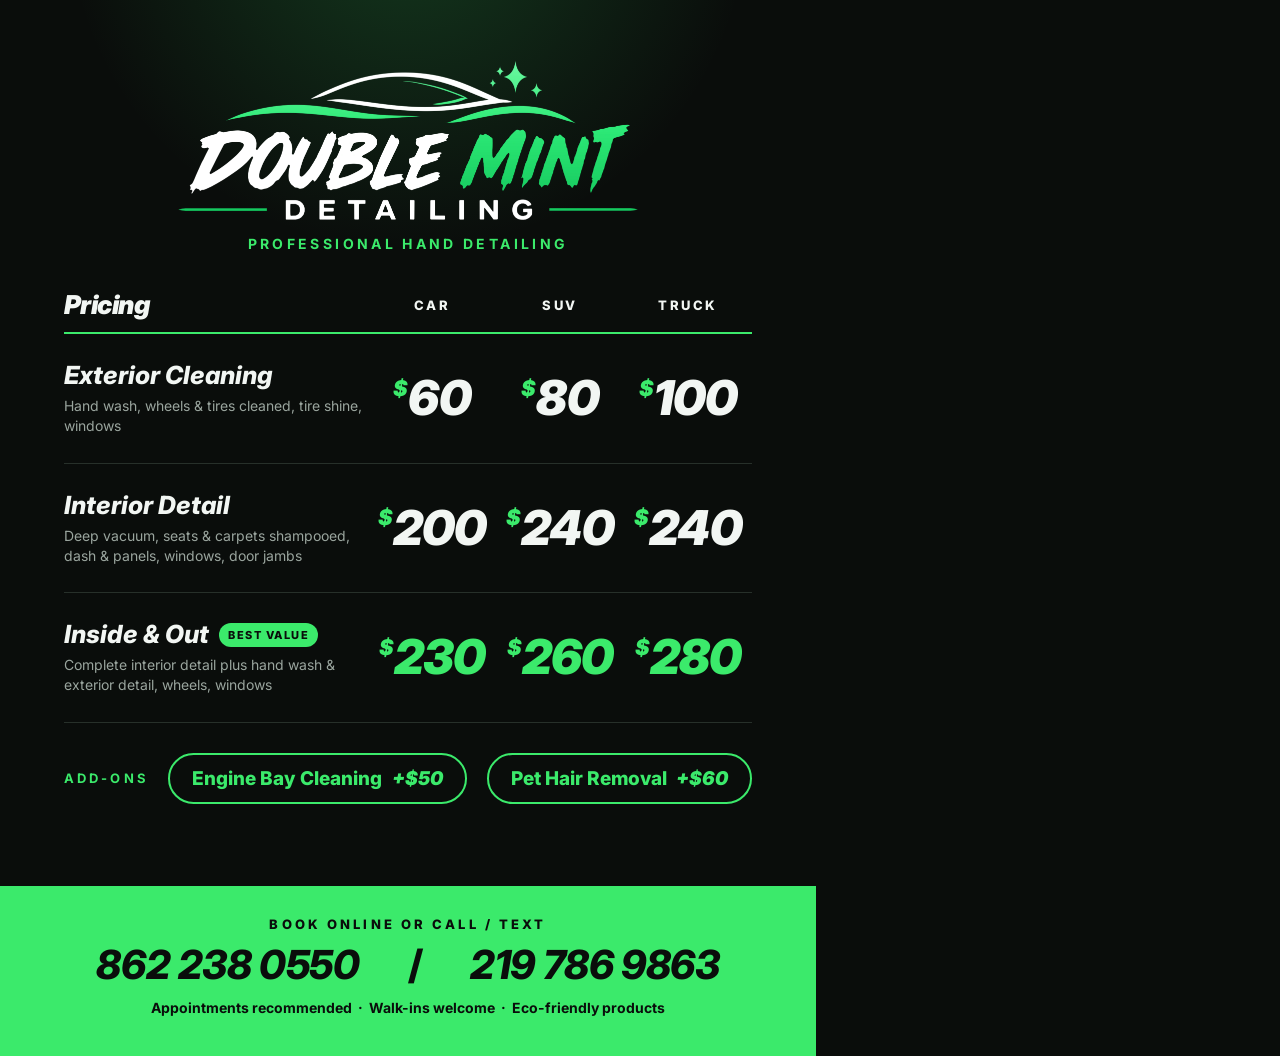
<file: flyers/price-menu.html>
<!doctype html>
<html lang="en">
<head>
<meta charset="utf-8">
<title>Double Mint price menu (8.5x11)</title>
<link rel="stylesheet" href="flyer.css">
<style>
  @page { size: 8.5in 11in; margin: 0; }
  .sheet { width: 816px; height: 1056px; padding: 56px 64px 0; }
  .logo { width: 470px; margin: 0 auto; }
  .tag { text-align: center; font-size: 14px; margin: 10px 0 40px; }
  .head { padding-bottom: 14px; border-bottom: 2px solid var(--mint); }
  .head .cell { width: 128px; font-size: 13px; font-weight: 800; letter-spacing: .2em; }
  .head h2 { font-size: 26px; }
  .svc { padding: 26px 0; border-bottom: 1px solid var(--line); }
  .svc h3 { font-size: 25px; font-weight: 800; font-style: italic; }
  .svc p { font-size: 14px; color: var(--muted); margin-top: 6px; line-height: 1.45; max-width: 300px; }
  .svc .cell { width: 128px; }
  .svc .price { font-size: 48px; }
  .svc.best h3::after { content: "BEST VALUE"; margin-left: 10px; vertical-align: 4px; font: 800 11px/1 Inter; letter-spacing: .14em; font-style: normal; background: var(--mint); color: var(--ink); padding: 5px 9px; border-radius: 999px; }
  .addons { display: flex; align-items: center; justify-content: space-between; margin: 30px 0 0; }
  .addons .eyebrow { font-size: 13px; }
  .addons .pill { font-size: 19px; padding: 12px 22px; }
  .addons .pill b { font-style: italic; font-weight: 900; }
  .foot { margin: auto -64px 0; padding: 30px 64px 40px; background: var(--mint); color: var(--ink); text-align: center; }
  .foot .k { font-size: 13px; font-weight: 800; letter-spacing: .24em; }
  .foot .phones { font-size: 40px; margin: 8px 0 10px; white-space: nowrap; }
  .foot .phones span + span::before { color: var(--ink); }
  .foot .s { font-size: 14px; font-weight: 700; }
</style>
</head>
<body>
<div class="sheet">
  <img class="logo" src="../assets/img/logo-dark.webp" alt="Double Mint Detailing">
  <p class="tag eyebrow">Professional hand detailing</p>

  <div class="row head">
    <h2 class="big">Pricing</h2>
    <div class="cell">CAR</div><div class="cell">SUV</div><div class="cell">TRUCK</div>
  </div>

  <div class="row svc">
    <div><h3>Exterior Cleaning</h3><p>Hand wash, wheels &amp; tires cleaned, tire shine, windows</p></div>
    <div class="cell price"><sup>$</sup>60</div><div class="cell price"><sup>$</sup>80</div><div class="cell price"><sup>$</sup>100</div>
  </div>
  <div class="row svc">
    <div><h3>Interior Detail</h3><p>Deep vacuum, seats &amp; carpets shampooed, dash &amp; panels, windows, door jambs</p></div>
    <div class="cell price"><sup>$</sup>200</div><div class="cell price"><sup>$</sup>240</div><div class="cell price"><sup>$</sup>240</div>
  </div>
  <div class="row svc best">
    <div><h3>Inside &amp; Out</h3><p>Complete interior detail plus hand wash &amp; exterior detail, wheels, windows</p></div>
    <div class="cell price mint"><sup>$</sup>230</div><div class="cell price mint"><sup>$</sup>260</div><div class="cell price mint"><sup>$</sup>280</div>
  </div>

  <div class="addons">
    <span class="eyebrow">Add-ons</span>
    <span class="pill pill-line">Engine Bay Cleaning <b>+$50</b></span>
    <span class="pill pill-line">Pet Hair Removal <b>+$60</b></span>
  </div>

  <div class="foot">
    <div class="k">BOOK ONLINE OR CALL / TEXT</div>
    <div class="phones"><span>862 238 0550</span><span>219 786 9863</span></div>
    <div class="s">Appointments recommended &nbsp;·&nbsp; Walk-ins welcome &nbsp;·&nbsp; Eco-friendly products</div>
  </div>
</div>
</body>
</html>
</file>
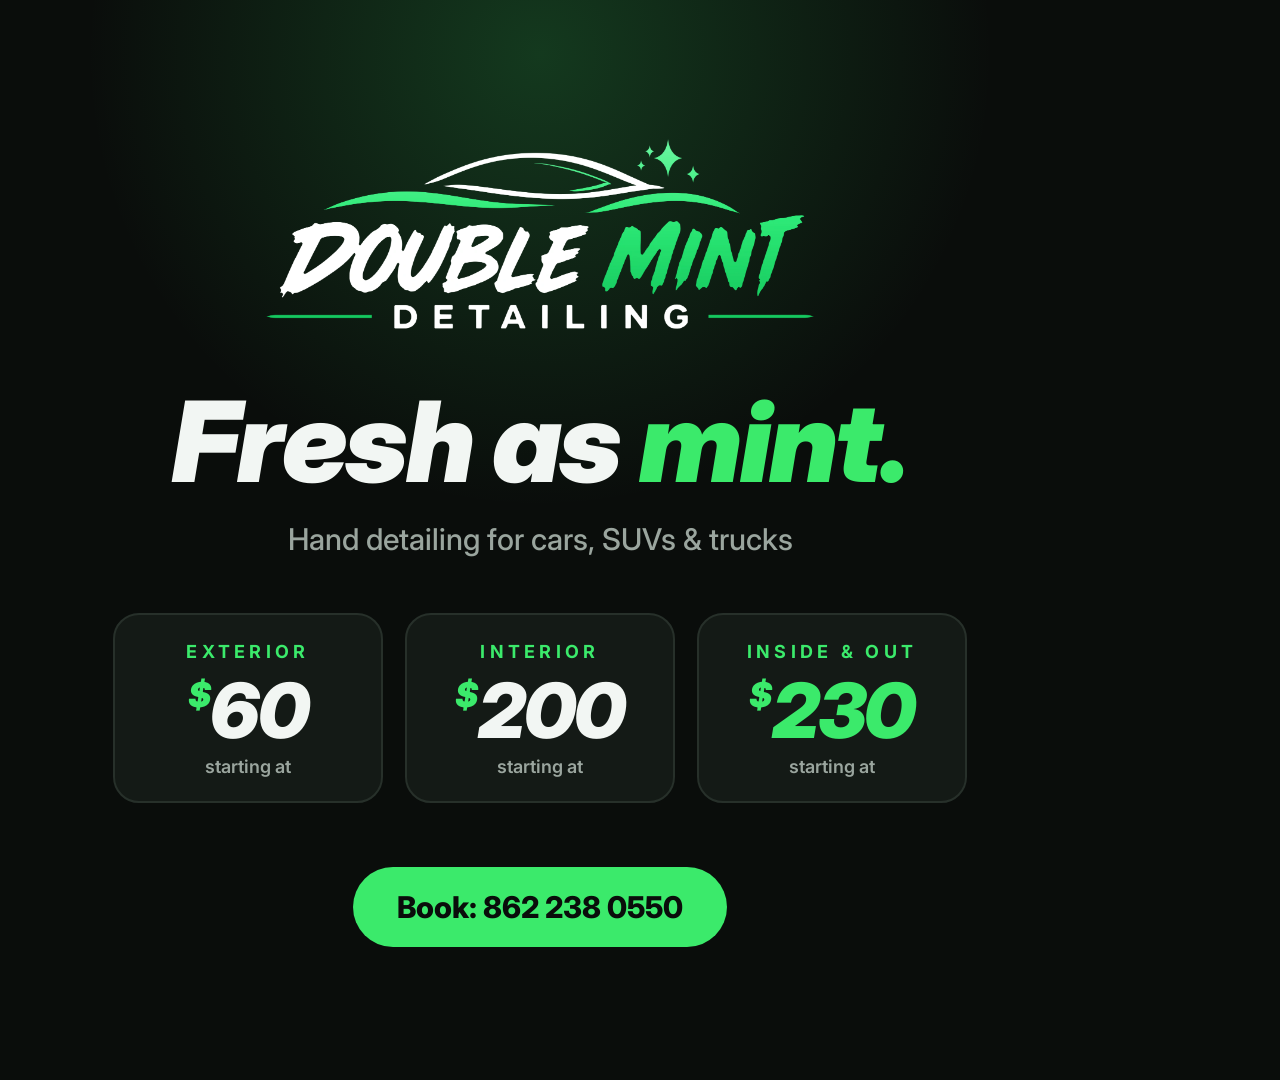
<file: flyers/social-post.html>
<!doctype html>
<html lang="en">
<head>
<meta charset="utf-8">
<title>Double Mint Instagram post (1080x1080)</title>
<link rel="stylesheet" href="flyer.css">
<style>
  .sheet { width: 1080px; height: 1080px; padding: 80px; align-items: center; justify-content: center; text-align: center; }
  .logo { width: 560px; }
  h1 { font-size: 112px; margin-top: 50px; }
  .sub { font-size: 30px; margin-top: 24px; font-weight: 500; }
  .from { display: flex; gap: 22px; margin-top: 56px; }
  .from > div { width: 270px; padding: 26px 0 24px; border: 2px solid var(--line); border-radius: 26px; background: var(--panel); }
  .from .k { font-size: 18px; }
  .from .price { font-size: 76px; margin-top: 10px; }
  .from small { display: block; font-size: 18px; color: var(--muted); margin-top: 8px; font-weight: 600; }
  .cta { margin-top: 64px; font-size: 30px; padding: 22px 44px; }
</style>
</head>
<body>
<div class="sheet">
  <img class="logo" src="../assets/img/logo-dark.webp" alt="Double Mint Detailing">
  <h1 class="big">Fresh as <span class="mint">mint.</span></h1>
  <p class="sub muted">Hand detailing for cars, SUVs &amp; trucks</p>
  <div class="from">
    <div><div class="eyebrow k">Exterior</div><div class="price"><sup>$</sup>60</div><small>starting at</small></div>
    <div><div class="eyebrow k">Interior</div><div class="price"><sup>$</sup>200</div><small>starting at</small></div>
    <div><div class="eyebrow k">Inside &amp; out</div><div class="price mint"><sup>$</sup>230</div><small>starting at</small></div>
  </div>
  <div class="pill pill-mint cta">Book: 862 238 0550</div>
</div>
</body>
</html>
</file>
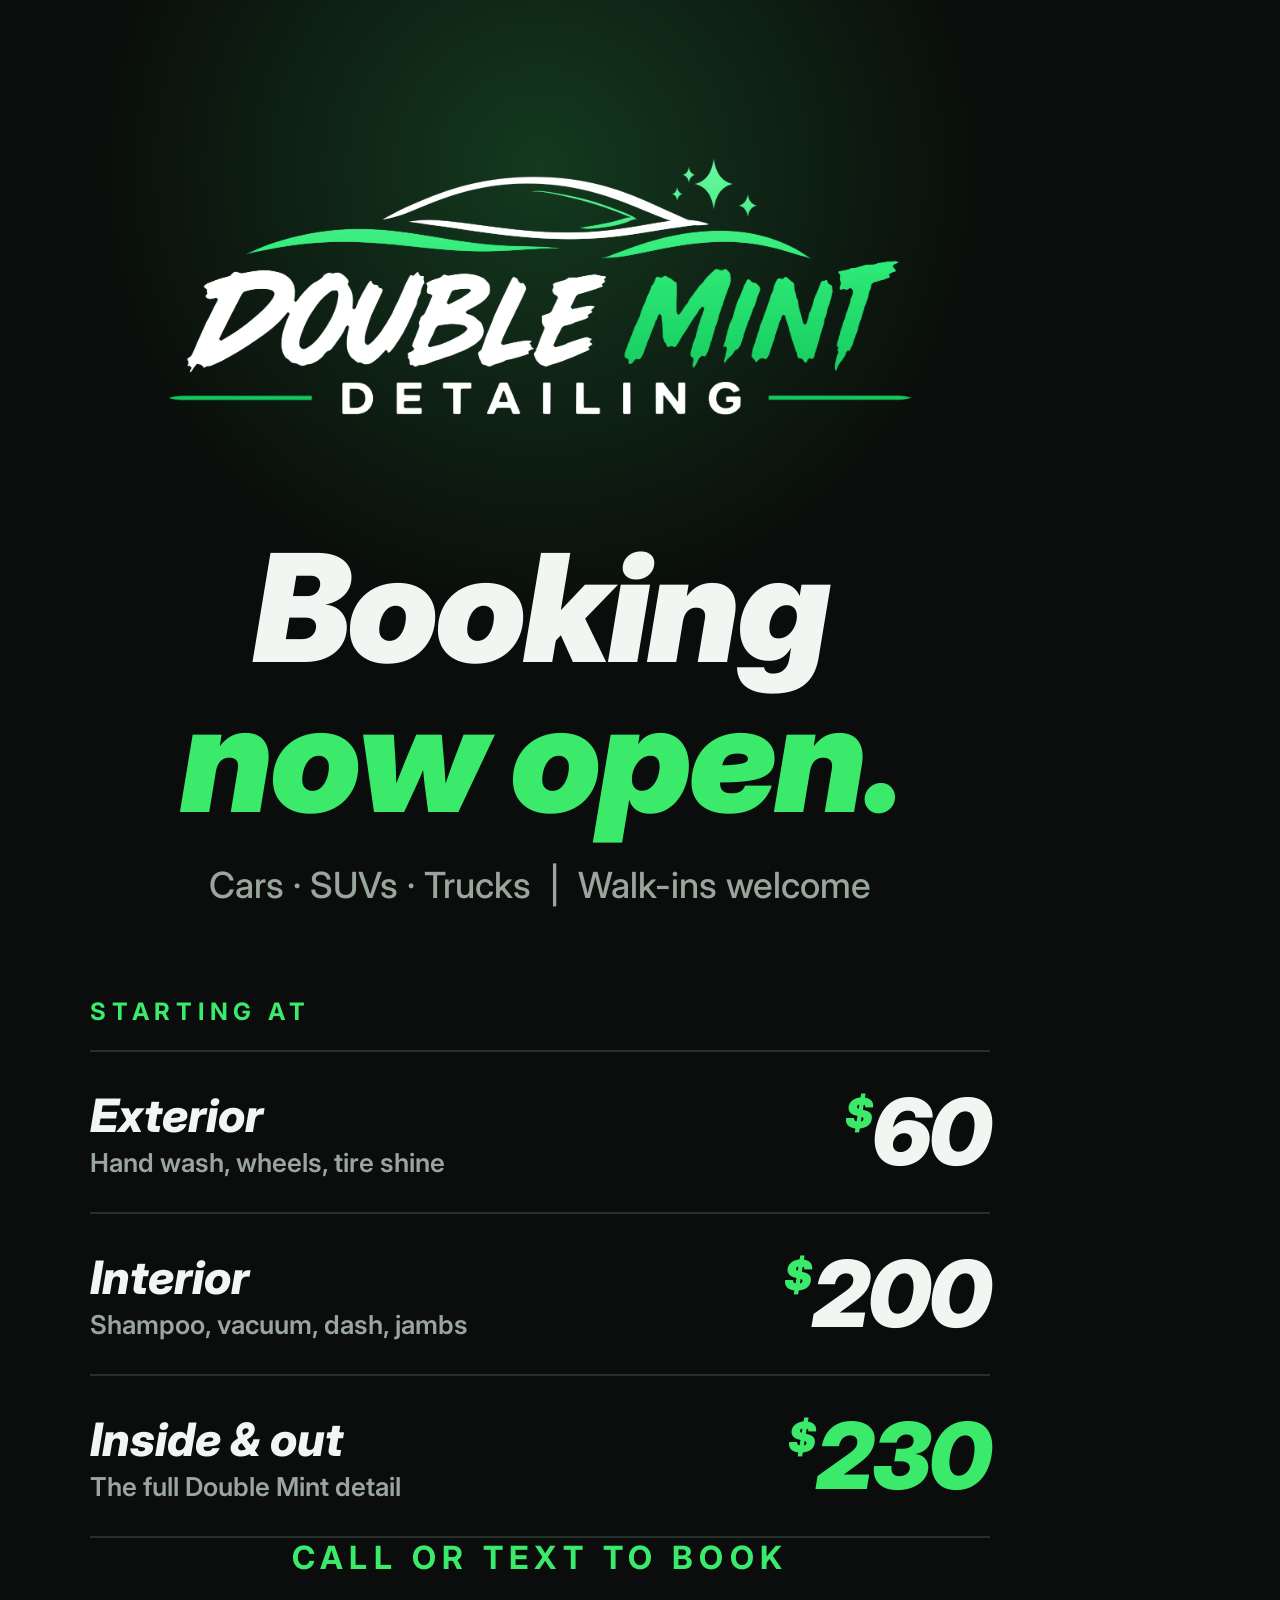
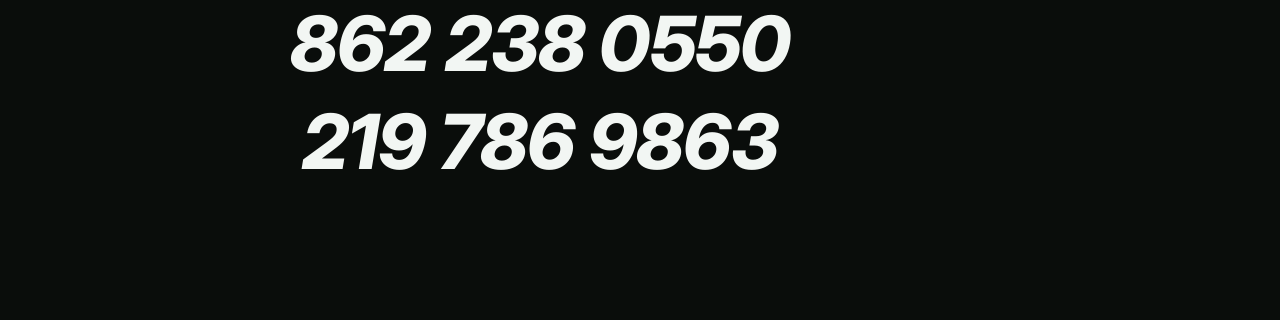
<file: flyers/story.html>
<!doctype html>
<html lang="en">
<head>
<meta charset="utf-8">
<title>Double Mint story / status (1080x1920)</title>
<link rel="stylesheet" href="flyer.css">
<style>
  .sheet { width: 1080px; height: 1920px; padding: 150px 90px 140px; text-align: center; align-items: center; }
  .sheet::before { top: -25%; }
  .logo { width: 760px; }
  h1 { font-size: 150px; margin-top: 110px; }
  .sub { font-size: 36px; margin-top: 30px; font-weight: 500; }
  .list { width: 100%; margin-top: 90px; text-align: left; }
  .list .row { grid-template-columns: 1fr auto; padding: 34px 0; border-bottom: 2px solid var(--line); }
  .list .row:nth-child(2) { border-top: 2px solid var(--line); }
  .list h3 { font-size: 46px; font-weight: 800; font-style: italic; }
  .list small { display: block; font-size: 26px; color: var(--muted); font-weight: 600; margin-top: 4px; }
  .list .price { font-size: 92px; }
  .cta { margin-top: auto; font-size: 32px; letter-spacing: .2em; }
  .phones { flex-direction: column; gap: 6px; font-size: 76px; margin-top: 20px; }
  .phones span + span::before { content: none; }
</style>
</head>
<body>
<div class="sheet">
  <img class="logo" src="../assets/img/logo-dark.webp" alt="Double Mint Detailing">
  <h1 class="big">Booking<br><span class="mint">now open.</span></h1>
  <p class="sub muted">Cars · SUVs · Trucks &nbsp;|&nbsp; Walk-ins welcome</p>
  <div class="list"><p class="eyebrow" style="font-size:24px;margin-bottom:24px">Starting at</p>
    <div class="row"><div><h3>Exterior</h3><small>Hand wash, wheels, tire shine</small></div><div class="price"><sup>$</sup>60</div></div>
    <div class="row"><div><h3>Interior</h3><small>Shampoo, vacuum, dash, jambs</small></div><div class="price"><sup>$</sup>200</div></div>
    <div class="row"><div><h3>Inside &amp; out</h3><small>The full Double Mint detail</small></div><div class="price mint"><sup>$</sup>230</div></div>
  </div>
  <div class="cta eyebrow">Call or text to book</div>
  <div class="phones"><span>862 238 0550</span><span>219 786 9863</span></div>
</div>
</body>
</html>
</file>
<file: assets/css/style.css>
:root {
  --mint: #3BEA6B;
  --mint-deep: #17B54A;
  --mint-soft: rgba(59, 234, 107, 0.12);
  --ink: #0A0D0B;
  --panel: #131815;
  --panel-2: #1A201C;
  --line: #262E29;
  --text: #F2F6F3;
  --muted: #9AA59E;
  --radius: 16px;
  --font: "Inter", system-ui, -apple-system, "Segoe UI", sans-serif;
  --brush: "Permanent Marker", "Inter", cursive;
}

* { box-sizing: border-box; }
html { scroll-behavior: smooth; scroll-padding-top: 80px; }
body {
  margin: 0;
  background: var(--ink);
  color: var(--text);
  font: 400 16px/1.6 var(--font);
  -webkit-font-smoothing: antialiased;
}
img { max-width: 100%; height: auto; display: block; }
a { color: inherit; }
.wrap { width: min(1160px, 100% - 32px); margin-inline: auto; }
.mint { color: var(--mint); }

.eyebrow {
  margin: 0 0 10px;
  color: var(--mint);
  font-size: 13px;
  font-weight: 700;
  letter-spacing: 0.22em;
  text-transform: uppercase;
}
h1, h2, h3 { margin: 0; line-height: 1.05; }
h1, h2 { font-weight: 900; font-style: italic; letter-spacing: -0.02em; }
h2 { font-size: clamp(32px, 5vw, 48px); }

/* buttons */
.btn {
  display: inline-flex; align-items: center; justify-content: center; gap: 8px;
  padding: 14px 24px;
  border-radius: 999px;
  border: 1px solid transparent;
  font: 700 16px/1 var(--font);
  text-decoration: none;
  cursor: pointer;
  transition: transform .15s ease, background .15s ease, box-shadow .15s ease;
}
.btn:active { transform: translateY(1px); }
.btn-mint { background: var(--mint); color: var(--ink); box-shadow: 0 8px 30px -10px rgba(59, 234, 107, .7); }
.btn-mint:hover { background: #5cf086; }
.btn-ghost { border-color: var(--line); color: var(--text); background: transparent; }
.btn-ghost:hover { border-color: var(--mint); }
.btn-sm { padding: 10px 18px; font-size: 14px; }
.btn-block { width: 100%; }
.btn[disabled] { opacity: .5; cursor: not-allowed; box-shadow: none; }
:focus-visible { outline: 2px solid var(--mint); outline-offset: 3px; }

/* header */
.topbar {
  position: sticky; top: 0; z-index: 10;
  background: rgba(10, 13, 11, .82);
  backdrop-filter: blur(12px);
  border-bottom: 1px solid var(--line);
}
.topbar-inner { display: flex; align-items: center; gap: 24px; height: 68px; }
.brand img { height: 40px; width: auto; }
.nav { display: flex; gap: 28px; margin-left: auto; }
.nav a { text-decoration: none; color: var(--muted); font-weight: 600; font-size: 15px; }
.nav a:hover { color: var(--text); }
@media (max-width: 760px) { .nav { display: none; } .topbar .btn { margin-left: auto; } }

/* hero */
.hero { position: relative; overflow: hidden; padding: 72px 0 88px; }
.hero-glow {
  position: absolute; inset: -20% -10% auto auto; width: 70vw; height: 70vw; max-width: 900px; max-height: 900px;
  background: radial-gradient(closest-side, rgba(59, 234, 107, .22), transparent 70%);
  pointer-events: none;
}
.hero-inner { position: relative; display: grid; grid-template-columns: 1.1fr 1fr; gap: 48px; align-items: center; }
.hero h1 { font-size: clamp(44px, 7vw, 84px); }
.lede { color: var(--muted); font-size: 19px; max-width: 520px; margin: 22px 0 32px; }
.hero-cta { display: flex; flex-wrap: wrap; gap: 12px; }
.hero-facts { list-style: none; padding: 0; margin: 40px 0 0; display: flex; gap: 32px; flex-wrap: wrap; }
.hero-facts li { display: grid; }
.hero-facts strong { font-size: 22px; font-weight: 800; font-style: italic; }
.hero-facts span { color: var(--muted); font-size: 14px; }
.hero-art img { width: 100%; filter: drop-shadow(0 20px 60px rgba(59, 234, 107, .25)); }
@media (max-width: 900px) {
  .hero { padding: 40px 0 64px; }
  .hero-inner { grid-template-columns: 1fr; }
  .hero-art { order: -1; max-width: 420px; }
}

/* sections */
.section { padding: 80px 0; border-top: 1px solid var(--line); }
.section-tight { padding: 64px 0; }
.section-head { display: flex; flex-wrap: wrap; align-items: flex-end; gap: 12px 32px; margin-bottom: 36px; }
.section-head .eyebrow { flex-basis: 100%; margin: 0; }
.section-head .size-toggle { margin-left: auto; }

.size-toggle { display: inline-flex; padding: 4px; background: var(--panel); border: 1px solid var(--line); border-radius: 999px; }
.size-toggle button {
  border: 0; background: none; color: var(--muted); font: 700 15px/1 var(--font);
  padding: 10px 22px; border-radius: 999px; cursor: pointer;
}
.size-toggle button[aria-checked="true"] { background: var(--mint); color: var(--ink); }

.cards { display: grid; grid-template-columns: repeat(3, 1fr); gap: 20px; }
@media (max-width: 900px) { .cards { grid-template-columns: 1fr; } }
.card {
  position: relative; display: flex; flex-direction: column;
  padding: 28px; border-radius: var(--radius);
  background: var(--panel); border: 1px solid var(--line);
}
.card.featured { border-color: var(--mint); background: linear-gradient(180deg, rgba(59, 234, 107, .10), var(--panel) 45%); }
.badge {
  position: absolute; top: -12px; left: 28px;
  background: var(--mint); color: var(--ink);
  font-size: 12px; font-weight: 800; letter-spacing: .12em; text-transform: uppercase;
  padding: 5px 12px; border-radius: 999px;
}
.card h3 { font-size: 22px; font-weight: 800; }
.price { display: flex; align-items: flex-start; gap: 2px; margin: 16px 0 4px; font-weight: 900; font-style: italic; }
.price sup { font-size: 24px; margin-top: 10px; color: var(--mint); }
.price span { font-size: 64px; line-height: 1; letter-spacing: -0.03em; }
.per { color: var(--muted); font-size: 14px; margin: 0 0 20px; }
.ticks { list-style: none; padding: 0; margin: 0 0 24px; display: grid; gap: 10px; flex: 1; }
.ticks li { display: flex; gap: 10px; color: #d6ddd8; }
.ticks li::before {
  content: ""; flex: none; width: 18px; height: 18px; margin-top: 3px; border-radius: 50%;
  background: var(--mint-soft) url("data:image/svg+xml,%3Csvg xmlns='http://www.w3.org/2000/svg' viewBox='0 0 24 24' fill='none' stroke='%233BEA6B' stroke-width='3' stroke-linecap='round' stroke-linejoin='round'%3E%3Cpath d='m6 12 4 4 8-8'/%3E%3C/svg%3E") center/12px no-repeat;
}

.addons { display: grid; grid-template-columns: repeat(2, 1fr); gap: 20px; }
@media (max-width: 700px) { .addons { grid-template-columns: 1fr; } }
.addon {
  display: flex; align-items: center; gap: 18px;
  padding: 22px 24px; border-radius: var(--radius);
  background: var(--panel); border: 1px solid var(--line);
}
.addon .ico { flex: none; width: 52px; height: 52px; border-radius: 14px; display: grid; place-items: center; background: var(--mint-soft); }
.addon .ico svg { width: 28px; height: 28px; stroke: var(--mint); fill: none; stroke-width: 1.8; stroke-linecap: round; stroke-linejoin: round; }
.addon h3 { font-size: 18px; font-weight: 700; }
.addon p { margin: 2px 0 0; color: var(--muted); font-size: 14px; }
.addon .amt { margin-left: auto; font-size: 28px; font-weight: 900; font-style: italic; color: var(--mint); white-space: nowrap; }

.why { display: grid; grid-template-columns: repeat(3, 1fr); gap: 32px; }
@media (max-width: 800px) { .why { grid-template-columns: 1fr; } }
.why-item svg { width: 40px; height: 40px; fill: none; stroke: var(--mint); stroke-width: 1.6; stroke-linecap: round; stroke-linejoin: round; margin-bottom: 14px; }
.why-item h3 { font-size: 20px; font-weight: 800; font-style: italic; margin-bottom: 8px; }
.why-item p { margin: 0; color: var(--muted); }

/* booking */
.book-section { background: linear-gradient(180deg, var(--ink), #0d120f); }
.booking { display: grid; grid-template-columns: 1fr 340px; gap: 28px; align-items: start; }
@media (max-width: 960px) { .booking { grid-template-columns: 1fr; } }
.booking-steps { display: grid; gap: 18px; min-width: 0; }
.step { margin: 0; padding: 24px; border: 1px solid var(--line); border-radius: var(--radius); background: var(--panel); min-width: 0; }
.step legend { float: left; width: 100%; display: flex; align-items: center; gap: 10px; padding: 0; margin-bottom: 16px; font-weight: 800; font-size: 18px; }
.step legend small { color: var(--muted); font-weight: 500; font-size: 14px; }
.step legend + * { clear: both; }
.num { display: grid; place-items: center; width: 28px; height: 28px; border-radius: 50%; background: var(--mint); color: var(--ink); font-size: 14px; }

.choice-grid { display: grid; grid-template-columns: repeat(3, 1fr); gap: 12px; }
@media (max-width: 640px) { .choice-grid { grid-template-columns: 1fr; } }
.choice-row { display: flex; flex-wrap: wrap; gap: 12px; }
.choice { position: relative; flex: 1 1 140px; }
.choice input { position: absolute; opacity: 0; inset: 0; margin: 0; cursor: pointer; }
.choice span {
  display: block; height: 100%;
  padding: 14px 16px; border-radius: 12px; border: 1px solid var(--line); background: var(--panel-2);
  font-weight: 700; transition: border-color .15s, background .15s;
}
.choice small { display: block; color: var(--muted); font-weight: 500; font-size: 13px; margin-top: 2px; }
.choice input:checked + span { border-color: var(--mint); background: var(--mint-soft); }
.choice input:focus-visible + span { outline: 2px solid var(--mint); outline-offset: 2px; }

.days { display: flex; gap: 10px; overflow-x: auto; padding-bottom: 8px; scrollbar-width: thin; }
.day, .slot {
  flex: none; border: 1px solid var(--line); background: var(--panel-2); color: var(--text);
  border-radius: 12px; cursor: pointer; font-family: var(--font);
}
.day { width: 68px; padding: 10px 0; display: grid; justify-items: center; gap: 2px; }
.day .dow { font-size: 12px; color: var(--muted); text-transform: uppercase; letter-spacing: .1em; font-weight: 700; }
.day .dom { font-size: 22px; font-weight: 800; }
.day .mon { font-size: 12px; color: var(--muted); }
.day[aria-checked="true"], .slot[aria-checked="true"] { border-color: var(--mint); background: var(--mint); color: var(--ink); }
.day[aria-checked="true"] span { color: var(--ink); }
.slots { display: grid; grid-template-columns: repeat(auto-fill, minmax(96px, 1fr)); gap: 10px; margin-top: 16px; }
.slot { padding: 12px 0; font-weight: 700; font-size: 15px; }
.slot:hover, .day:hover { border-color: var(--mint); }
.slots-msg { grid-column: 1 / -1; color: var(--muted); margin: 0; }

.fields { display: grid; grid-template-columns: 1fr 1fr; gap: 14px; }
@media (max-width: 640px) { .fields { grid-template-columns: 1fr; } }
.fields label { display: grid; gap: 6px; font-weight: 600; font-size: 14px; }
.fields label small { color: var(--muted); font-weight: 500; }
.fields .full { grid-column: 1 / -1; }
input, textarea {
  width: 100%; padding: 12px 14px; border-radius: 10px;
  border: 1px solid var(--line); background: var(--ink); color: var(--text);
  font: 400 16px/1.4 var(--font);
}
input:focus, textarea:focus { outline: none; border-color: var(--mint); }
input[aria-invalid="true"] { border-color: #ff6b6b; }

.summary {
  position: sticky; top: 92px;
  padding: 24px; border-radius: var(--radius);
  background: var(--panel); border: 1px solid var(--mint);
}
.summary h3 { font-size: 20px; font-weight: 800; font-style: italic; margin-bottom: 14px; }
.summary dl { margin: 0; display: grid; gap: 8px; }
.summary dl div { display: flex; justify-content: space-between; gap: 12px; font-size: 15px; }
.summary dt { color: var(--muted); }
.summary dd { margin: 0; text-align: right; font-weight: 600; }
.total { display: flex; justify-content: space-between; align-items: baseline; margin: 18px 0 6px; padding-top: 16px; border-top: 1px dashed var(--line); }
.total strong { font-size: 40px; font-weight: 900; font-style: italic; color: var(--mint); }
.hint { color: var(--muted); font-size: 14px; margin: 0 0 16px; min-height: 1em; }
.fine { color: var(--muted); font-size: 13px; margin: 12px 0 0; }
.form-msg { margin-top: 12px; font-weight: 600; }
.form-msg.ok { color: var(--mint); }
.form-msg.err { color: #ff8a8a; }

/* footer */
.footer { border-top: 1px solid var(--line); padding: 56px 0 40px; }
.footer-inner { display: grid; grid-template-columns: auto 1fr; gap: 24px 48px; align-items: center; }
.footer-inner > img { width: 220px; }
.phones { display: flex; flex-wrap: wrap; gap: 12px 28px; }
.phones a { font-size: 28px; font-weight: 800; font-style: italic; text-decoration: none; }
.phones a:hover { color: var(--mint); }
.copy { grid-column: 1 / -1; color: var(--muted); font-size: 14px; margin: 16px 0 0; }
@media (max-width: 700px) { .footer-inner { grid-template-columns: 1fr; } .phones a { font-size: 24px; } }
</file>
<file: flyers/flyer.css>
@import url("https://fonts.googleapis.com/css2?family=Inter:ital,wght@0,500;0,600;0,700;0,800;1,800;1,900&display=swap");

:root { --mint: #3BEA6B; --ink: #0A0D0B; --panel: #141a16; --line: #27302a; --muted: #9AA59E; }
* { box-sizing: border-box; margin: 0; }
html, body { background: var(--ink); }
body { font-family: "Inter", sans-serif; color: #F2F6F3; -webkit-font-smoothing: antialiased; }

.sheet { position: relative; overflow: hidden; background: var(--ink); display: flex; flex-direction: column; }
.sheet::before { /* soft mint glow */
  content: ""; position: absolute; width: 120%; aspect-ratio: 1; left: -10%; top: -55%;
  background: radial-gradient(closest-side, rgba(59, 234, 107, .20), transparent 70%);
}
.sheet > * { position: relative; }

.eyebrow { color: var(--mint); font-weight: 700; letter-spacing: .24em; text-transform: uppercase; }
.big { font-weight: 900; font-style: italic; letter-spacing: -.02em; line-height: 1; }
.mint { color: var(--mint); }
.muted { color: var(--muted); }
.rule { height: 1px; background: var(--line); }

.row { display: grid; grid-template-columns: 1fr auto auto auto; align-items: center; column-gap: 0; }
.cell { text-align: center; }
.price { font-weight: 900; font-style: italic; letter-spacing: -.02em; line-height: 1; }
.price sup { color: var(--mint); font-size: .45em; vertical-align: .9em; margin-right: 1px; }

.pill { display: inline-flex; align-items: center; gap: .5em; border-radius: 999px; font-weight: 800; }
.pill-mint { background: var(--mint); color: var(--ink); }
.pill-line { border: 2px solid var(--mint); color: var(--mint); }

.phones { display: flex; justify-content: center; gap: 1.2em; font-weight: 800; font-style: italic; letter-spacing: -.01em; }
.phones span + span::before { content: "/"; color: var(--mint); margin-right: 1.2em; font-style: normal; }
</file>
